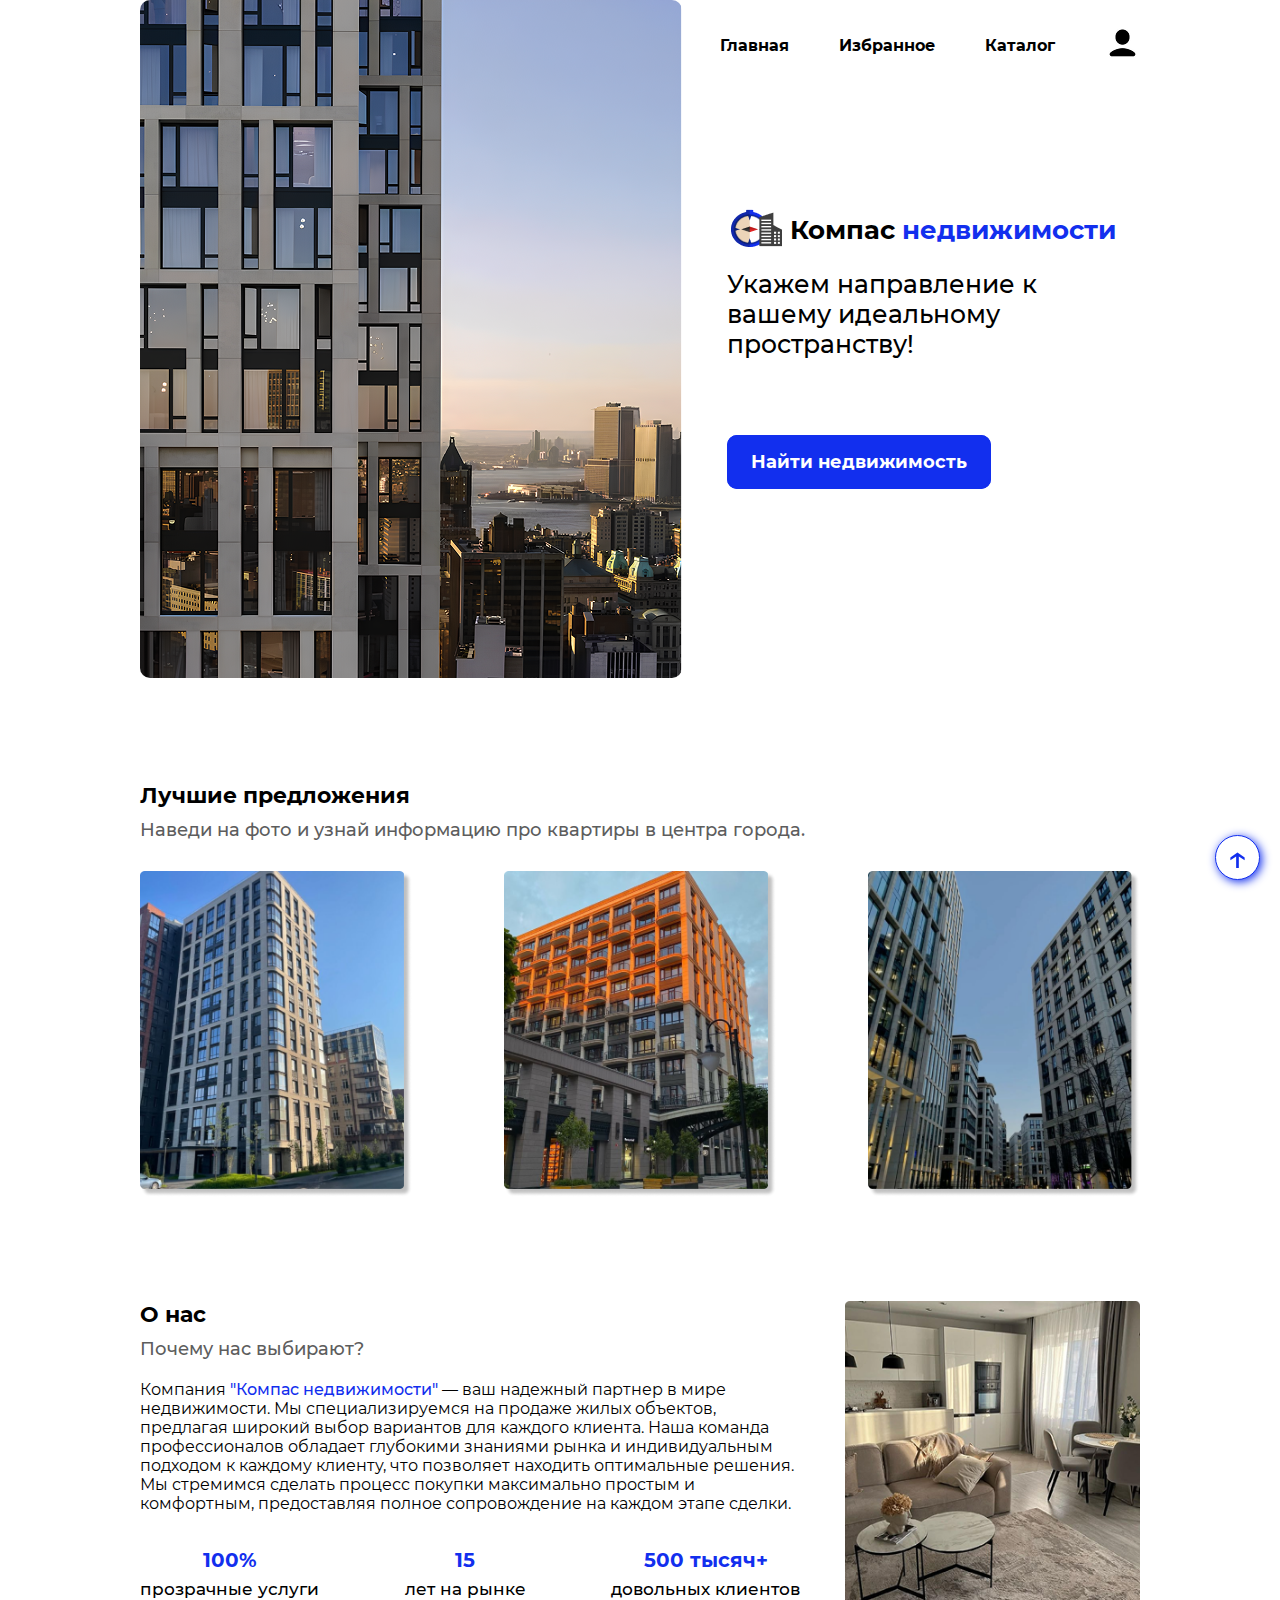
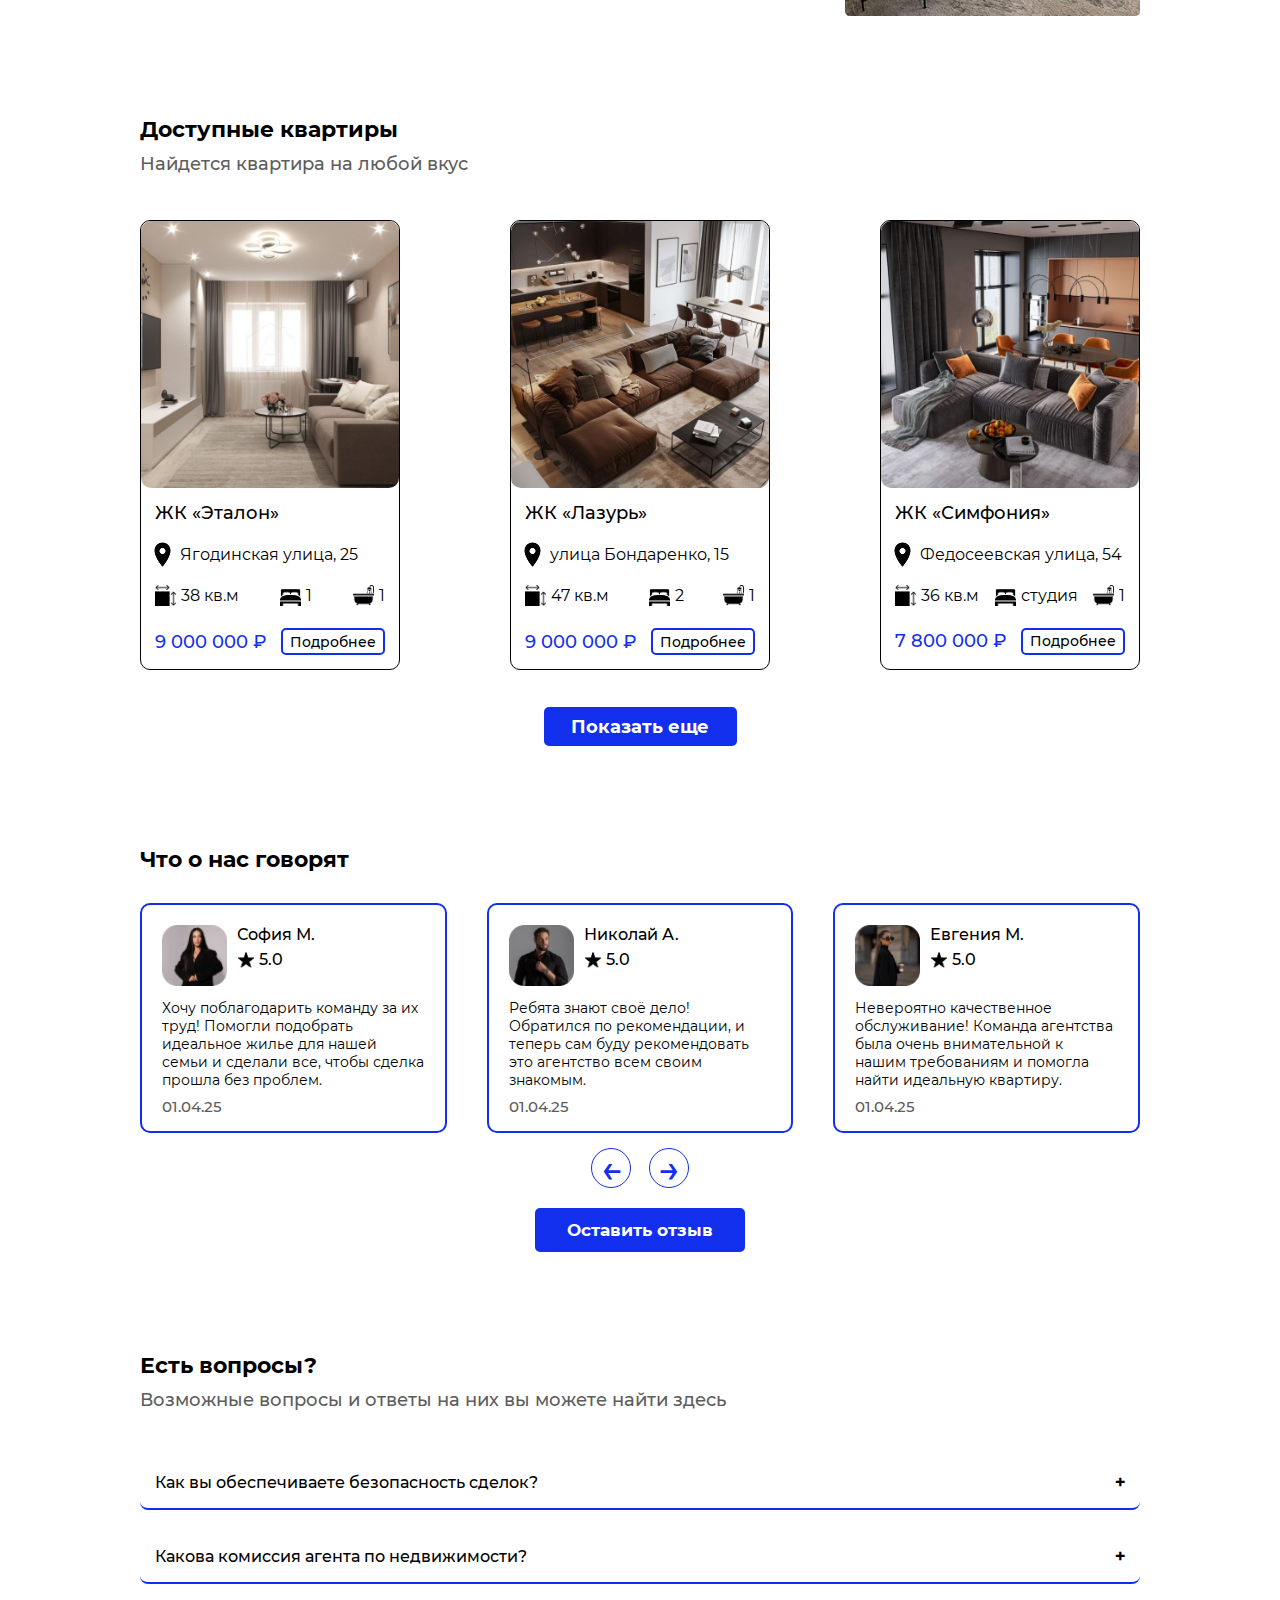
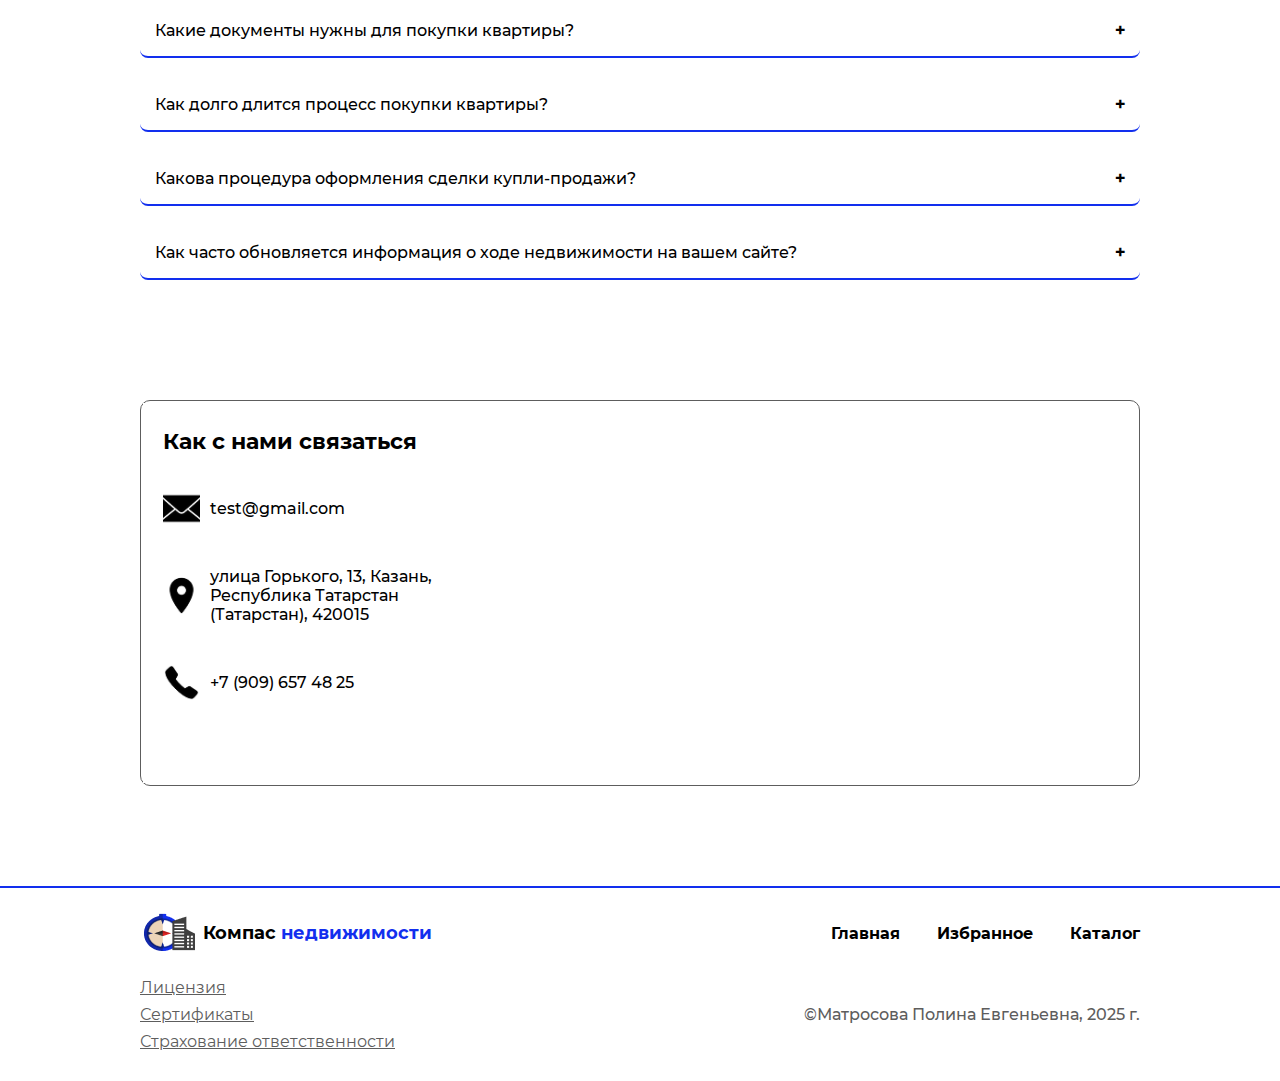
<file: index.html>
<!DOCTYPE html>
<html lang="ru">

<head>
    <meta charset="UTF-8">
    <meta name="viewport" content="width=device-width, initial-scale=1.0">
    <title>Компас недвижимости</title>
    <link rel="stylesheet" href="assets/css/style.css">
    <link rel="shortcut icon" href="assets/images/logo/logo.png" type="image/x-icon">

</head>

<body>

    <!-- btn_to_top -->
    <a href="#" class="btn_to_top">↑</a>

    <!-- header start -->
    <header>
        <div class="header_all">
            <div class="header_menu header_menu_index container">
                <nav>
                    <a href="index.html">Главная</a>
                    <a href="favorit.html">Избранное</a>
                    <a href="catalog.html">Каталог</a>
                    <a href="login.html" class="user_icon"><img src="assets/images/header/User.png" alt=""></a>
                </nav>
            </div>
        </div>
    
        <div class="header_tel">
            <div class="burger-menu">
    
                <div class="logo">
                    <a href="#">
                        <img src="assets/images/logo/logo.png" alt="">
                        Компас <span>недвижимости</span>
                    </a>
                </div>
    
                <input type="checkbox" id="burger-toggle">
                <label for="burger-toggle" class="burger-icon">
                    <span></span>
                    <span></span>
                    <span></span>
                </label>
                <nav class="burger-menu-nav">
                    <a href="index.html">Главная</a>
                    <a href="favorit.html">Избранное</a>
                    <a href="catalog.html">Каталог</a>
                    <a href="login.html" class="user_icon" >Войти</a>
                </nav>
            </div>
        </div>
    
        
    </header>
    <!-- header end -->


    <div id="overlay"></div>
    <div id="modal_out">
      <p id="message">Уже уходите? 😢</p>
      <button id="no_button">Нет</button>
    </div>
  
    <script>
      const modal = document.getElementById('modal_out');
      const overlay = document.getElementById('overlay');
      const noButton = document.getElementById('no_button');
      const message = document.getElementById('message');
  
      function showModal() {
        modal.style.display = 'block';
        overlay.style.display = 'block';
      }
  
      function hideModal() {
        modal.style.display = 'none';
        overlay.style.display = 'none';
      }
  
      document.addEventListener('mouseout', (event) => {
        if (!event.relatedTarget && !event.toElement) {
          showModal();
        }
      });
  
      noButton.addEventListener('mouseover', () => {
        message.textContent = 'Уже уходите? 😊';
      });
  
      noButton.addEventListener('mouseout', () => {
        message.textContent = 'Уже уходите? 😢';
      });
  
      noButton.addEventListener('click', () => {
        hideModal();
      });
    </script>


    <!-- banner start -->
    <div class="banner container">

        <div class="banner_left">
            <img src="assets/images/banner/banner.png" alt="">
        </div>

        <div class="banner_right">
            <div class="logo">
                <a href="#">
                    <img src="assets/images/logo/logo.png" alt="">
                    <p>Компас <span class="logo_span">недвижимости</span></p>
                </a>
            </div>

            <p class="banner_txt">Укажем направление к<br> вашему идеальному<br> пространству!</p>

            <a href="catalog.html" class="btn_blue">Найти недвижимость</a>
        </div>

    </div>

    <div class="banner_tel">
        <div class="container">
            <div class="banner_info">
                <p class="banner_txt">Укажем направление к вашему идеальному пространству!</p>
                <a href="catalog.html" class="btn_blue">Найти недвижимость</a>
            </div>
        </div>
    </div>
    <!-- banner end -->


    <!-- the_best start -->
    <div class="the_best container distance">

        <div class="title">
            <p class="name">Лучшие предложения</p>
            <p class="info">Наведи на фото и узнай информацию про квартиры в центра города.</p>
        </div>

        <div class="the_best_cards">

            <div class="the_best_card clickable">
                <img src="assets/images/the_best/1.png" alt="">

                <div class="information_best">
                    <p class="name_best">ЖК «Эталон»</p>
                    <p class="adress_best">улица Марселя Салимжанова, 15/8Б</p>
                    <p class="price_best">квартиры <br><span>от 8 000 000 ₽</span></p>
                    <a href="catalog.html" class="btn_border">Подробнее</a>
                </div>
            </div>

            <div class="the_best_card clickable">
                <img src="assets/images/the_best/2.png" alt="">

                <div class="information_best">
                    <p class="name_best">ЖК «Аристократ»</p>
                    <p class="adress_best">Спартаковская улица, 43В</p>
                    <p class="price_best">квартиры <br> <span>от 10 000 000 ₽</span></p>
                    <a href="catalog.html" class="btn_border">Подробнее</a>
                </div>
            </div>

            <div class="the_best_card clickable">
                <img src="assets/images/the_best/3.png" alt="">

                <div class="information_best">
                    <p class="name_best">ЖК «Лазурь»</p>
                    <p class="adress_best">улица Волкова, 32</p>
                    <p class="price_best">квартиры <br><span>от 9 000 000 ₽</span></p>
                    <a href="catalog.html" class="btn_border">Подробнее</a>
                </div>
            </div>


        </div>

    </div>
    <!-- the_best end -->


    <!-- about start  -->
    <div class="about container distance">

        <div class="about_left">
            <div class="title">
                <p class="name">О нас</p>
                <p class="info">Почему нас выбирают?</p>
            </div>

            <div class="info_all">
                <p class="info_about"> Компания <span class="color_logo">"Компас недвижимости"</span> — ваш надежный партнер в мире
                    недвижимости. Мы специализируемся на продаже жилых объектов, предлагая широкий выбор вариантов для
                    каждого клиента. Наша команда профессионалов обладает глубокими знаниями рынка и индивидуальным
                    подходом
                    к каждому клиенту, что позволяет находить оптимальные решения. <br> Мы стремимся сделать процесс
                    покупки
                    максимально простым и комфортным, предоставляя полное сопровождение на каждом этапе сделки. </p>
            </div>

            <div class="info_tel">
                <p>
                    Компания <span class="color_logo">"Компас недвижимости"</span> — ваш надежный партнер в мире
                    недвижимости. Мы специализируемся на продаже жилых объектов,
                    предлагая широкий выбор вариантов для каждого клиента.
                    <br>
                    <span id="more" style="display: none;" class="info_tel_more"> Наша команда профессионалов обладает
                        глубокими знаниями рынка и индивидуальным подходом
                        к каждому клиенту, что позволяет находить оптимальные решения. <br> Мы стремимся сделать процесс
                        покупки максимально простым и
                        комфортным, предоставляя полное сопровождение на каждом этапе сделки.</span>
                </p>
                <button id="toggleButton">Показать больше</button>

                <script>
                    document.getElementById('toggleButton').addEventListener('click', function () {
                        const moreText = document.getElementById('more');
                        this.classList.toggle('active');

                        if (moreText.style.display === 'none') {
                            moreText.style.display = 'inline';
                            this.innerText = 'Скрыть';
                        } else {
                            moreText.style.display = 'none';
                            this.innerText = 'Показать больше';
                        }
                    });
                </script>
            </div>


            <div class="advice">

                <div class="advice_card">
                    <p class="name">100%</p>
                    <p class="info">прозрачные услуги</p>
                </div>

                <div class="advice_card">
                    <p class="name">15</p>
                    <p class="info">лет на рынке</p>
                </div>

                <div class="advice_card">
                    <p class="name">500 тысяч+</p>
                    <p class="info">довольных клиентов</p>
                </div>

            </div>
        </div>

        <div class="about_right">
            <img src="assets/images/about/image.png" alt="">
        </div>
    </div>
    <!-- about end -->


    <!-- mini_catalog start  -->

    <div class="mini_catalog container distance">
        <div class="title">
            <p class="name">Доступные квартиры</p>
            <p class="info">Найдется квартира на любой вкус</p>
        </div>

        <div class="catalog_cards">

            <div class="catalog_card">
                <img src="assets/images/mini_catalog/1.png" alt="">
                <div class="info">
                    <p class="name">ЖК «Эталон»</p>
                    <p class="adress"><img src="assets/images/icons/Location.png" alt=""> Ягодинская улица, 25</p>
                    <div class="info_abaut_home">
                        <div class="info_abaut_home_card">
                            <img src="assets/images/icons/Surface.png" alt="">
                            38 кв.м
                        </div>
                        <div class="info_abaut_home_card">
                            <img src="assets/images/icons/Bed.png" alt="">
                            1
                        </div>
                        <div class="info_abaut_home_card">
                            <img src="assets/images/icons/Bathtub.png" alt="">
                            1
                        </div>
                    </div>
                    <div class="price_btn">
                        <p class="price">9 000 000 ₽</p>
                        <a href="card_house.html" class="btn_border">Подробнее</a>
                    </div>
                </div>
            </div>

            <div class="catalog_card">
                <img src="assets/images/mini_catalog/2.png" alt="">
                <div class="info">
                    <p class="name">ЖК «Лазурь»</p>
                    <p class="adress"><img src="assets/images/icons/Location.png" alt=""> улица Бондаренко, 15</p>
                    <div class="info_abaut_home">
                        <div class="info_abaut_home_card">
                            <img src="assets/images/icons/Surface.png" alt="">
                            47 кв.м
                        </div>
                        <div class="info_abaut_home_card">
                            <img src="assets/images/icons/Bed.png" alt="">
                            2
                        </div>
                        <div class="info_abaut_home_card">
                            <img src="assets/images/icons/Bathtub.png" alt="">
                            1
                        </div>
                    </div>
                    <div class="price_btn">
                        <p class="price">9 000 000 ₽</p>
                        <a href="card_house.html" class="btn_border">Подробнее</a>
                    </div>
                </div>
            </div>

            <div class="catalog_card">
                <img src="assets/images/mini_catalog/3.png" alt="">
                <div class="info">
                    <p class="name">ЖК «Симфония»</p>
                    <p class="adress"><img src="assets/images/icons/Location.png" alt="">Федосеевская улица, 54
                    </p>
                    <div class="info_abaut_home">
                        <div class="info_abaut_home_card">
                            <img src="assets/images/icons/Surface.png" alt="">
                            36 кв.м
                        </div>
                        <div class="info_abaut_home_card">
                            <img src="assets/images/icons/Bed.png" alt="">
                            студия
                        </div>
                        <div class="info_abaut_home_card">
                            <img src="assets/images/icons/Bathtub.png" alt="">
                            1
                        </div>
                    </div>
                    <div class="price_btn">
                        <p class="price">7 800 000 ₽</p>
                        <a href="card_house.html" class="btn_border">Подробнее</a>
                    </div>
                </div>
            </div>

        </div>

        <div class="cat_btn">
            <a href="catalog.html" class="btn_blue">Показать еще</a>
        </div>
    </div>

    <!-- mini_catalog end  -->


    <!-- reviews start  -->
    <div class="reviews container distance">
        <div class="title">
            <p class="name">Что о нас говорят</p>
        </div>

        <div class="reviews_cards">
            <div class="reviews_card">
                <div class="reviwes_person">
                    <img src="assets/images/reviwes/1.png" alt="">
                    <div class="person_info">
                        <p>София М.</p>
                        <div class="stars">
                            <img src="assets/images/reviwes/Star.png" alt="">
                            <p>5.0</p>
                        </div>
                    </div>
                </div>
                <p class="about">Хочу поблагодарить команду за их труд! Помогли подобрать идеальное жилье для нашей
                    семьи и сделали все, чтобы сделка прошла без проблем.</p>
                <p class="date">01.04.25</p>
            </div>

            <div class="reviews_card">
                <div class="reviwes_person">
                    <img src="assets/images/reviwes/2.png" alt="">
                    <div class="person_info">
                        <p>Николай А.</p>
                        <div class="stars">
                            <img src="assets/images/reviwes/Star.png" alt="">
                            <p>5.0</p>
                        </div>
                    </div>
                </div>
                <p class="about">Ребята знают своё дело! Обратился по рекомендации, и теперь сам буду рекомендовать это
                    агентство всем своим знакомым.</p>
                <p class="date">01.04.25</p>

            </div>

            <div class="reviews_card">
                <div class="reviwes_person">
                    <img src="assets/images/reviwes/3.png" alt="">
                    <div class="person_info">
                        <p>Евгения М.</p>
                        <div class="stars">
                            <img src="assets/images/reviwes/Star.png" alt="">
                            <p>5.0</p>
                        </div>
                    </div>
                </div>
                <p class="about">Невероятно качественное обслуживание! Команда агентства была очень внимательной к нашим
                    требованиям и помогла найти идеальную квартиру.</p>
                <p class="date">01.04.25</p>

            </div>

            <div class="reviews_card">
                <div class="reviwes_person">
                    <img src="assets/images/reviwes/2.png" alt="">
                    <div class="person_info">
                        <p>Николай А.</p>
                        <div class="stars">
                            <img src="assets/images/reviwes/Star.png" alt="">
                            <p>5.0</p>
                        </div>
                    </div>
                </div>
                <p class="about">Ребята знают своё дело! Обратился по рекомендации, и теперь сам буду рекомендовать это
                    агентство всем своим знакомым.</p>
                <p class="date">01.04.25</p>

            </div>

            <div class="reviews_card">
                <div class="reviwes_person">
                    <img src="assets/images/reviwes/3.png" alt="">
                    <div class="person_info">
                        <p>Евгения М.</p>
                        <div class="stars">
                            <img src="assets/images/reviwes/Star.png" alt="">
                            <p>5.0</p>
                        </div>
                    </div>
                </div>
                <p class="about">Невероятно качественное обслуживание! Команда агентства была очень внимательной к нашим
                    требованиям и помогла найти идеальную квартиру.</p>
                <p class="date">01.04.25</p>

            </div>

            <div class="reviews_card">
                <div class="reviwes_person">
                    <img src="assets/images/reviwes/1.png" alt="">
                    <div class="person_info">
                        <p>София М.</p>
                        <div class="stars">
                            <img src="assets/images/reviwes/Star.png" alt="">
                            <p>5.0</p>
                        </div>
                    </div>
                </div>
                <p class="about">Хочу поблагодарить команду за их труд! Помогли подобрать идеальное жилье для нашей
                    семьи и сделали все, чтобы сделка прошла без проблем.</p>
                <p class="date">01.04.25</p>

            </div>
        </div>

        <div class="ellipse_group">
            <a href="#" class="ellipse">←</a>
            <a href="#" class="ellipse">→</a>
        </div>

        <div class="btn_reviwes">
            <a href="exit.html" class="btn_blue">Оставить отзыв</a>
        </div>
    </div>

    <script>
        document.addEventListener("DOMContentLoaded", () => {
            const reviewsCards = document.querySelectorAll(".reviews_card");
            const prevButton = document.querySelector(".ellipse_group a:first-child");
            const nextButton = document.querySelector(".ellipse_group a:last-child");

            let currentIndex = 0;
            let cardsPerPage = getCardsPerPage();

            function getCardsPerPage() {
                if (window.innerWidth <= 440) {
                    return 1;
                } else if (window.innerWidth < 768) {
                    return 1;
                } else if (window.innerWidth < 1024) {
                    return 2;
                } else {
                    return 3;
                }
            }

            function updateReviews() {
                reviewsCards.forEach((card, index) => {
                    if (index >= currentIndex && index < currentIndex + cardsPerPage) {
                        card.classList.remove("hidden");
                    } else {
                        card.classList.add("hidden");
                    }
                });
            }

            function moveToNext() {
                currentIndex += cardsPerPage;
                if (currentIndex >= reviewsCards.length) {
                    currentIndex = 0;
                }
                updateReviews();
            }

            function moveToPrev() {
                currentIndex -= cardsPerPage;
                if (currentIndex < 0) {
                    currentIndex = reviewsCards.length - cardsPerPage;
                }
                updateReviews();
            }

            prevButton.addEventListener("click", (e) => {
                e.preventDefault();
                moveToPrev();
            });

            nextButton.addEventListener("click", (e) => {
                e.preventDefault();
                moveToNext();
            });

            window.addEventListener("resize", () => {
                cardsPerPage = getCardsPerPage();
                currentIndex = Math.min(currentIndex, reviewsCards.length - cardsPerPage);
                updateReviews();
            });

            updateReviews();
        });
    </script>
    <!-- reviews end -->


    <!-- faq start  -->
    <div class="faq distance container">
        <div class="title">
            <p class="name">Есть вопросы?</p>
            <p class="info">Возможные вопросы и ответы на них вы можете найти здесь</p>
        </div>
        <div class="question_block">

            <div class="question_card">
                <div class="question_header">
                    <div class="question_title">Как вы обеспечиваете безопасность сделок?</div>
                    <span class="toggle_icon">+</span>
                </div>
                <div class="answer">
                    Мы проводим тщательную проверку документов на объект, а также сопровождаем сделку на каждом этапе,
                    чтобы минимизировать риски и обеспечить безопасность обеих сторон.
                </div>
            </div>

            <div class="question_card">
                <div class="question_header">
                    <div class="question_title">Какова комиссия агента по недвижимости?</div>
                    <span class="toggle_icon">+</span>
                </div>
                <div class="answer">
                    Обычно комиссия составляет от 2% до 5% от стоимости недвижимости.
                </div>
            </div>

            <div class="question_card">
                <div class="question_header">
                    <div class="question_title">Какие документы нужны для покупки квартиры?</div>
                    <span class="toggle_icon">+</span>
                </div>
                <div class="answer">
                    Вам понадобится паспорт, свидетельство о браке, справки об отсутствии задолженности и договор
                    купли-продажи.
                </div>
            </div>

            <div class="question_card">
                <div class="question_header">
                    <div class="question_title">Как долго длится процесс покупки квартиры?</div>
                    <span class="toggle_icon">+</span>
                </div>
                <div class="answer">
                    Время покупки может варьироваться от нескольких недель до нескольких месяцев в зависимости от
                    сложности сделки, наличия финансирования и других факторов.
                </div>
            </div>

            <div class="question_card">
                <div class="question_header">
                    <div class="question_title">Какова процедура оформления сделки купли-продажи?</div>
                    <span class="toggle_icon">+</span>
                </div>
                <div class="answer">
                    Сначала подписывается предварительный договор, затем осуществляется регистрация перехода права
                    собственности в Государственном реестре.
                </div>
            </div>

            <div class="question_card">
                <div class="question_header">
                    <div class="question_title">Как часто обновляется информация о ходе недвижимости на вашем сайте?
                    </div>
                    <span class="toggle_icon">+</span>
                </div>
                <div class="answer">
                    Мы регулярно обновляем информацию на нашем сайте, чтобы вы всегда могли видеть актуальные
                    предложения. Новые объекты добавляются в течение одного дня.
                </div>
            </div>
        </div>

        <script>
            document.addEventListener('DOMContentLoaded', function () {
                const questionCards = document.querySelectorAll('.question_card');

                questionCards.forEach(card => {
                    const header = card.querySelector('.question_header');
                    const answer = card.querySelector('.answer');
                    const toggleIcon = card.querySelector('.toggle_icon');

                    header.addEventListener('click', () => {
                        header.classList.toggle('active');
                        answer.style.display = answer.style.display === 'block' ? 'none' : 'block';
                        toggleIcon.textContent = header.classList.contains('active') ? '✕' : '+';

                    });
                });
            });
        </script>


    </div>
    <!-- faq end -->


    <!-- contacts start -->
    <div class="distance">
        <div class="contacts">
            <div class="contact-info">
                <div class="title">
                    <p class="name">Как с нами связаться</p>
                </div>
                <div class="contact_info">
                    <p class="contacts_info"><img src="assets/images/contacts/Letter.png" alt=""> test@gmail.com</p>
                    <p class="contacts_info"><img src="assets/images/contacts/Location.png" alt=""> улица Горького, 13,
                        Казань, Республика Татарстан (Татарстан), 420015</p>
                    <p class="contacts_info"><img src="assets/images/contacts/Phone.png" alt=""> +7 (909) 657 48 25</p>
                </div>
            </div>

            <div id="map-container" class="map-container"></div>
        </div>

        <script src="https://api-maps.yandex.ru/2.1/?apikey=YOUR_API_KEY&lang=ru_RU"></script>
        <script>
            ymaps.ready(init);

            function init() {
                var myMap = new ymaps.Map("map-container", {
                    center: [55.794361, 49.130201],
                    zoom: 16,
                    controls: []
                });

                var myPlacemark = new ymaps.Placemark([55.794361, 49.130201], {
                    hintContent: 'Наш адрес',
                    balloonContent: 'ул. Горького, 13'
                });

                myMap.geoObjects.add(myPlacemark);
            }
        </script>
    </div>

    <!-- contacts end -->


    <!-- footer start  -->
    <footer class="distance">
        <div class="footer_menu container footer_menu_tel_index">
            <div class="nav_menu">
                <div class="logo">
                    <a href="#">
                        <img src="assets/images/logo/logo.png" alt="">
                        <p>Компас <span class="logo_span">недвижимости</span></p>
                    </a>
                </div>
                <nav>
                    <a href="index.html">Главная</a>
                    <a href="favorit.html">Избранное</a>
                    <a href="catalog.html">Каталог</a>
                </nav>
            </div>
            <div class="links">
                <div class="docs">
                    <a href="assets/documents/License.doc">Лицензия</a>
                    <a href="assets/documents/Certificates.doc">Сертификаты</a>
                    <a href="assets/documents/liability_insurance.doc">Страхование ответственности</a>
                </div>
                <p>©Матросова Полина Евгеньевна, 2025 г.</p>
            </div>
        </div>
    </footer>
    <!-- footer end  -->

</body>

</html>
</file>
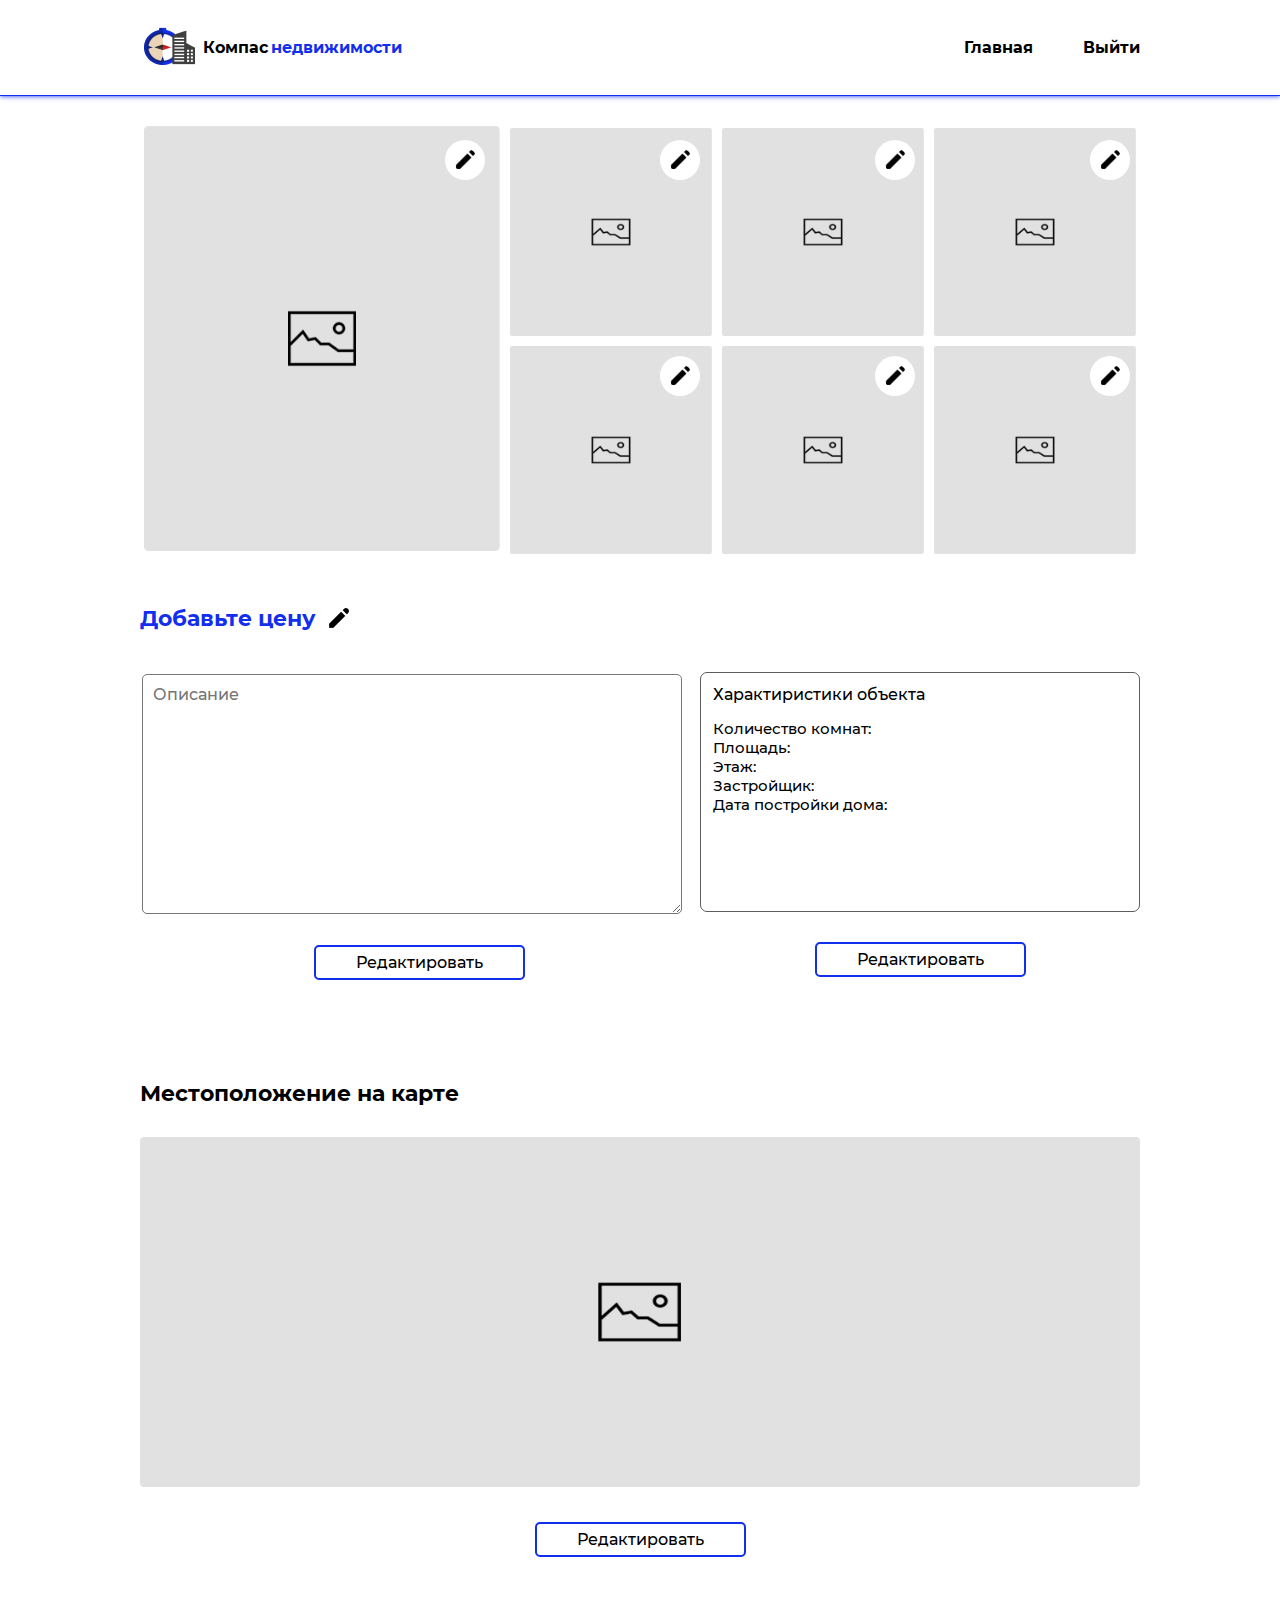
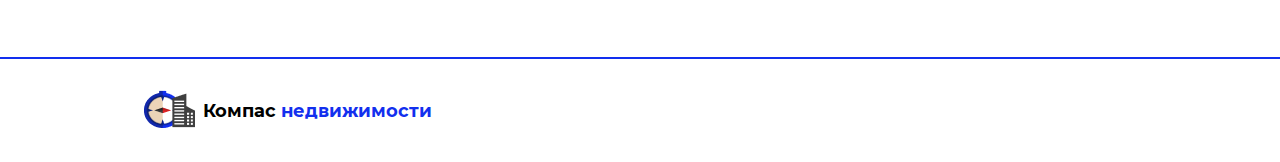
<file: add_admin.html>
<!DOCTYPE html>
<html lang="ru">

<head>
    <meta charset="UTF-8">
    <meta name="viewport" content="width=device-width, initial-scale=1.0">
    <title>Компас недвижимости</title>
    <link rel="stylesheet" href="assets/css/style.css">
    <link rel="shortcut icon" href="assets/images/logo/logo.png" type="image/x-icon">
</head>

<body>
    <!-- header start -->
    <header>
        <div class="header_all">
            <div class="header_nav">
                <div class="header_menu header_menu_content container">
                    <div class="logo">
                        <a href="#">
                            <img src="assets/images/logo/logo.png" alt="">
                            Компас <span>недвижимости</span>
                        </a>
                    </div>

                    <nav>
                        <a href="admin.html">Главная</a>
                        <a href="#">Выйти</a>
                    </nav>

                </div>
            </div>
        </div>

        <div class="header_tel">
            <div class="burger-menu">

                <div class="logo">
                    <a href="#">
                        <img src="assets/images/logo/logo.png" alt="">
                        Компас <span>недвижимости</span>
                    </a>
                </div>

                <input type="checkbox" id="burger-toggle">
                <label for="burger-toggle" class="burger-icon">
                    <span></span>
                    <span></span>
                    <span></span>
                </label>
                <nav class="burger-menu-nav">
                    <a href="admin.html">Главная</a>
                    <a href="admin.html#persons_block">Пользователи</a>
                    <a href="admin.html#houses_block">Недвижимость</a>
                    <a href="admin.html#reviwes_block">Отзывы</a>
                    <a class="user_icon">Выйти</a>
                </nav>
            </div>
        </div>
    </header>
    <!-- header end -->


    <!-- add_admin start  -->
    <div class="edit_admin_house add_admin">
        <div class="card_house container">
            <div class="img_house img_all">
                <div class="img1">
                    <img src="assets/images/admin/add.png" alt="" class="img_add">
                    <div class="edit_img_icon">
                        <img src="assets/images/admin/Edit.svg" alt="">
                    </div>
                </div>
                <div class="img2_3">
                    <div class="img2">
                        <img src="assets/images/admin/add.png" alt="" class="img_add">
                        <img src="assets/images/admin/add.png" alt="" class="img_add">
                        <img src="assets/images/admin/add.png" alt="" class="img_add">

                        <div class="edit_img_icon">
                            <img src="assets/images/admin/Edit.svg" alt="">
                            <img src="assets/images/admin/Edit.svg" alt="">
                            <img src="assets/images/admin/Edit.svg" alt="">
                        </div>
                    </div>
                    <div class="img3">
                        <img src="assets/images/admin/add.png" alt="" class="img_add">
                        <img src="assets/images/admin/add.png" alt="" class="img_add">
                        <img src="assets/images/admin/add.png" alt="" class="img_add">

                        <div class="edit_img_icon">
                            <img src="assets/images/admin/Edit.svg" alt="">
                            <img src="assets/images/admin/Edit.svg" alt="">
                            <img src="assets/images/admin/Edit.svg" alt="">
                        </div>
                    </div>
                </div>
            </div>


            <div class="img_tel add_admin">
                <div class="img1_2">
                    <div class="img_edit_1">
                        <div class="img1">
                            <img src="assets/images/admin/add.png" alt="" class="card_house_img">
                            <div class="edit_img_icon_tel">
                                <img src="assets/images/admin/Edit.svg" alt="">
                            </div>
                        </div>
                    </div>

                    <div class="img2_3 img2_3_add_admin">
                        <div class="img2">
                            <img src="assets/images/admin/add.png" alt="" class="card_house_img">
                            <div class="edit_img_icon_tel">
                                <img src="assets/images/admin/Edit.svg" alt="">
                            </div>
                        </div>
                        <div class="img3 ">
                            <img src="assets/images/admin/add.png" alt="" class="card_house_img">
                            <div class="edit_img_icon_tel">
                                <img src="assets/images/admin/Edit.svg" alt="">
                            </div>
                        </div>
                    </div>
                </div>

                <div class="img3 img33 img_add">
                    <div class="img4">
                        <img src="assets/images/admin/add.png" alt="" class="card_house_img">
                        <div class="edit_img_icon_tel">
                            <img src="assets/images/admin/Edit.svg" alt="">
                        </div>
                    </div>
                    <div class="img5">
                        <img src="assets/images/admin/add.png" alt="" class="card_house_img">
                        <div class="edit_img_icon_tel">
                            <img src="assets/images/admin/Edit.svg" alt="">
                        </div>
                    </div>
                    <div class="img6">
                        <img src="assets/images/admin/add.png" alt="" class="card_house_img">
                        <div class="edit_img_icon_tel">
                            <img src="assets/images/admin/Edit.svg" alt="">
                        </div>
                    </div>
                    <div class="img7">
                        <img src="assets/images/admin/add.png" alt="" class="card_house_img">
                        <div class="edit_img_icon_tel">
                            <img src="assets/images/admin/Edit.svg" alt="">
                        </div>
                    </div>
                </div>
            </div>

            <div class="card_house_info">

                <div class="btn_card_house">
                    <p class="price">Добавьте цену</p>
                    <img src="assets/images/admin/Edit.svg" alt="">
                </div>

                <div class="house_info">

                    <div class="description_btn">
                        <div class="description">
                            <form>
                                <div class="title_card">
                                    <textarea cols="30" rows="10" placeholder="Описание"></textarea>
                                </div>
                            </form>
                            <div class="title_description" id="initialDescription">
                            </div>
                        </div>
                        <div class="title_btn">
                            <a href="#" class="btn_border add_edit">Редактировать</a>
                        </div>
                    </div>


                    <div class="about_home_btn">
                        <div class="about_home">
                            <div class="title_card">
                                <p>Характиристики объекта</p>
                            </div>
                            <div class="about_info">
                                <p><span class="name">Количество комнат:</span><br>
                                    <span class="name">Площадь:</span><br>
                                    <span class="name">Этаж:</span><br>
                                    <span class="name">Застройщик:</span><br>
                                    <span class="name">Дата постройки дома:</span>
                                </p>

                            </div>

                        </div>
                        <div class="title_btn">
                            <a href="#" class="btn_border">Редактировать</a>
                        </div>
                    </div>


                </div>

            </div>

            <!-- map start  -->
            <div class="map_home distance">
                <div class="title">
                    <div class="name">Местоположение на карте</div>
                </div>

                <div id="map-container" class="map-container map-container-house"><img
                        src="assets/images/admin/edit_img.png" alt=""></div>

                <div class="edit_btn">
                    <a href="#" class="btn_border">Редактировать</a>
                </div>
            </div>

        </div>
        <!-- map end -->

    </div>
    <!-- add_admin end -->


    <!-- footer start  -->
    <footer class="distance">
        <div class="footer_menu container footer_admin">
            <div class="nav_menu">
                <div class="logo">
                    <a href="#">
                        <img src="assets/images/logo/logo.png" alt="">
                        <p>Компас <span class="logo_span">недвижимости</span></p>
                    </a>
                </div>
            </div>
        </div>
    </footer>
    <!-- footer end  -->

</body>

</html>
</file>
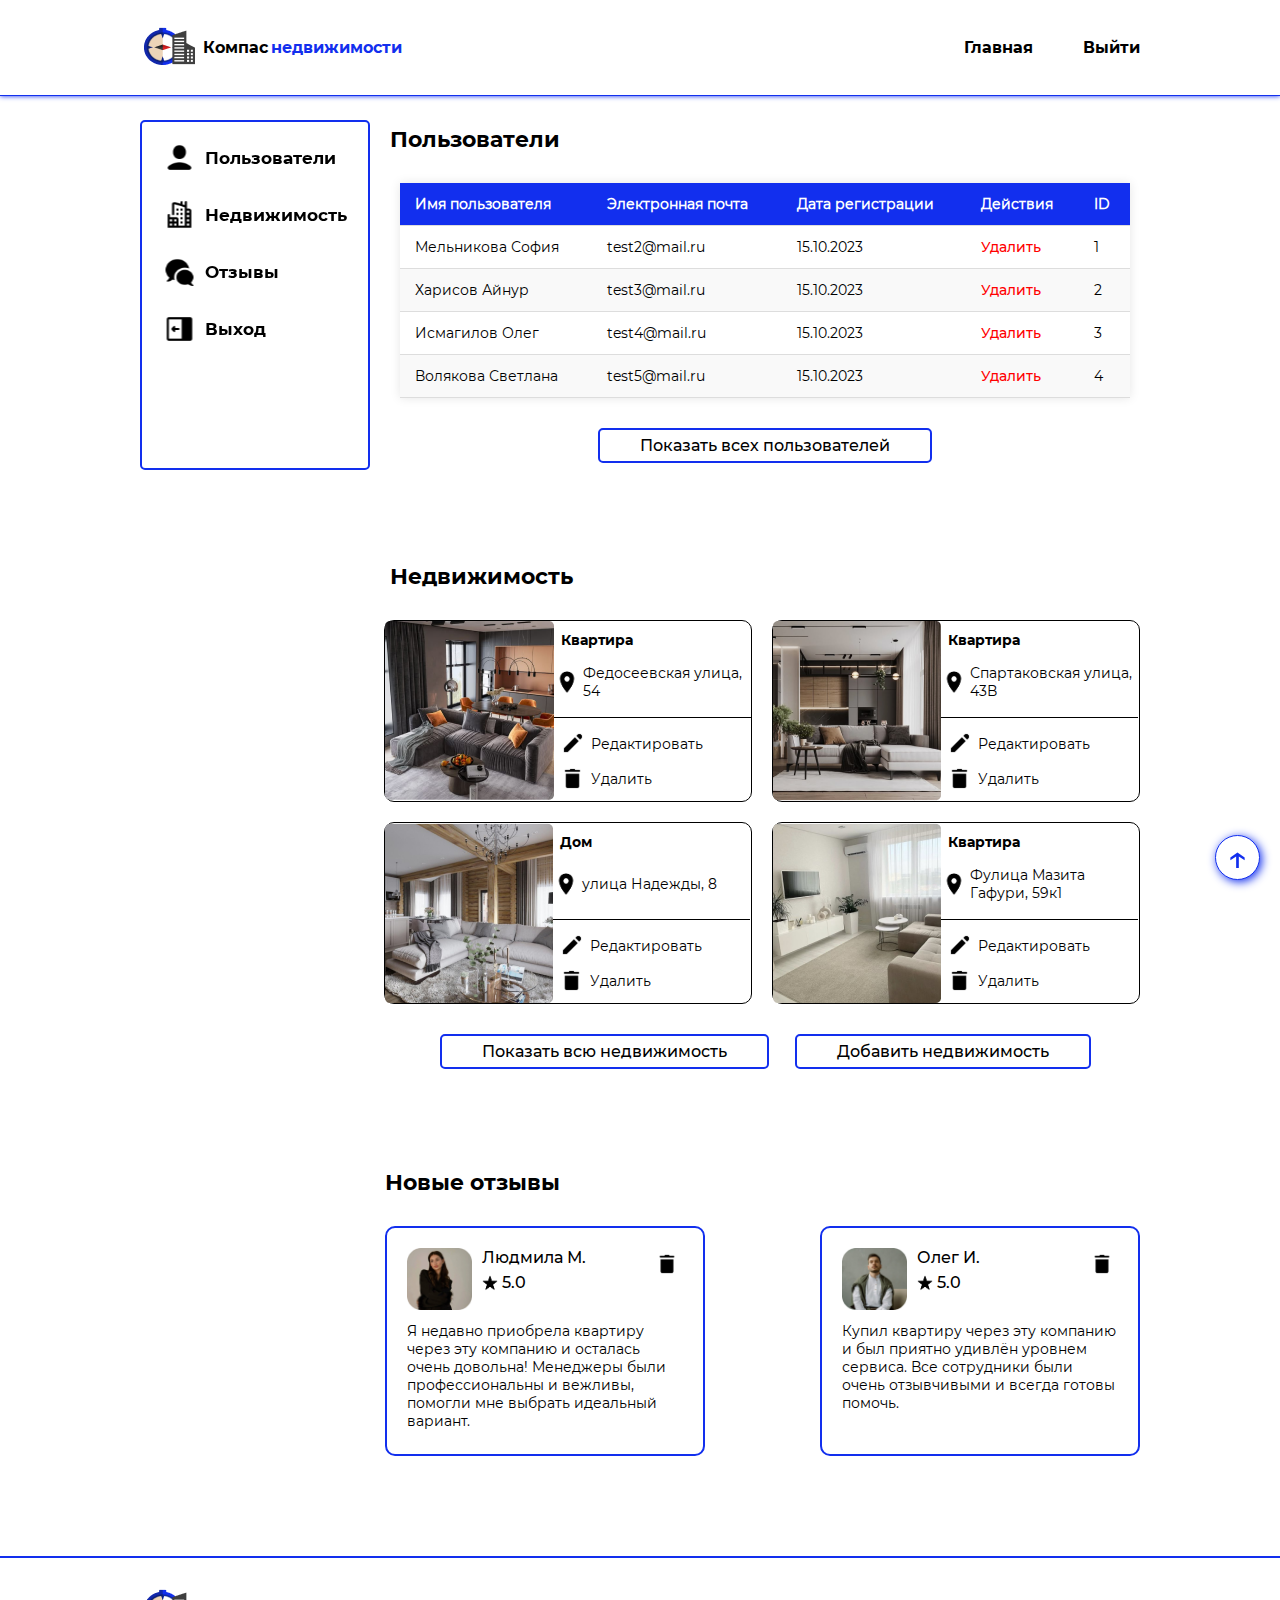
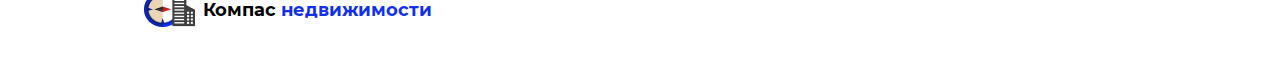
<file: admin.html>
<!DOCTYPE html>
<html lang="ru">

<head>
    <meta charset="UTF-8">
    <meta name="viewport" content="width=device-width, initial-scale=1.0">
    <title>Компас недвижимости</title>
    <link rel="stylesheet" href="assets/css/style.css">
    <link rel="shortcut icon" href="assets/images/logo/logo.png" type="image/x-icon">
</head>

<body>
    <!-- btn_to_top -->
    <a href="#" class="btn_to_top">↑</a>

    <!-- header start -->
    <header>
        <div class="header_all">
            <div class="header_nav">
                <div class="header_menu header_menu_content container">
                    <div class="logo">
                        <a href="#">
                            <img src="assets/images/logo/logo.png" alt="">
                            Компас <span>недвижимости</span>
                        </a>
                    </div>

                    <nav>
                        <a href="admin.html">Главная</a>
                        <a href="#">Выйти</a>
                    </nav>

                </div>
            </div>
        </div>

        <div class="header_tel">
            <div class="burger-menu">

                <div class="logo">
                    <a href="#">
                        <img src="assets/images/logo/logo.png" alt="">
                        Компас <span>недвижимости</span>
                    </a>
                </div>

                <input type="checkbox" id="burger-toggle">
                <label for="burger-toggle" class="burger-icon">
                    <span></span>
                    <span></span>
                    <span></span>
                </label>
                <nav class="burger-menu-nav">
                    <a href="admin.html">Главная</a>
                    <a href="#persons_block">Пользователи</a>
                    <a href="#houses_block">Недвижимость</a>
                    <a href="#reviwes_block">Отзывы</a>
                    <a class="user_icon">Выйти</a>
                </nav>
            </div>
        </div>
    </header>
    <!-- header end -->


    <!-- admin start -->
    <div class="admin container">
        <div class="nav_admin">
            <a href="#persons_block">
                <img src="assets/images/admin/User.svg" alt="">
                Пользователи
            </a>
            <a href="#houses_block">
                <img src="assets/images/admin/City.svg" alt="">
                Недвижимость
            </a>
            <a href="#reviwes_block">
                <img src="assets/images/admin/Chat.svg" alt="">
                Отзывы
            </a>
            <a href="">
                <img src="assets/images/admin/Exit.svg" alt="">
                Выход
            </a>
        </div>

        <div class="admin_info">

            <!-- persons start -->
            <div class="persons" id="persons_block">
                <div class="title">
                    <p class="name">Пользователи</p>
                </div>

                <div class="users_all">
                    <table class="user_table">
                        <thead>
                            <tr>
                                <th>Имя пользователя</th>
                                <th>Электронная почта</th>
                                <th>Дата регистрации</th>
                                <th>Действия</th>
                                <th>ID</th>
                            </tr>
                        </thead>
                        <tbody>
                            <tr>
                                <td>Мельникова София</td>
                                <td>test2@mail.ru</td>
                                <td>15.10.2023</td>
                                <td><a href="#" class="delete" id="cancelBookingBtn">Удалить</a></td>
                                <td>1</td>
                            </tr>
                            <tr>
                                <td>Харисов Айнур</td>
                                <td>test3@mail.ru</td>
                                <td>15.10.2023</td>
                                <td><a href="#" class="delete">Удалить</a></td>
                                <td>2</td>
                            </tr>
                            <tr>
                                <td>Исмагилов Олег</td>
                                <td>test4@mail.ru</td>
                                <td>15.10.2023</td>
                                <td><a href="#" class="delete">Удалить</a></td>
                                <td>3</td>
                            </tr>
                            <tr>
                                <td>Волякова Светлана</td>
                                <td>test5@mail.ru</td>
                                <td>15.10.2023</td>
                                <td><a href="#" class="delete">Удалить</a></td>
                                <td>4</td>
                            </tr>
                        </tbody>
                    </table>
                    <div class="btn_admin_house">
                        <a href="#" class="btn_border">Показать всех пользователей</a>
                    </div>
                </div>

                <div class="users_tel">

                    <div class="block">
                        <p>Имя пользователя: Мельникова София</p>
                        <p>Электронная почта: test2@mail.ru</p>
                        <p>Дата регистрации: 15.10.2023</p>
                        <p>ID: 1</p>
                        <div class="btns_see"> <a href="#" class="delete">Удалить</a></div>
                        <hr>
                    </div>

                    <div class="block">
                        <p>Имя пользователя: Харисов Айнур</p>
                        <p>Электронная почта: test2@mail.ru</p>
                        <p>Дата регистрации: 15.10.2023</p>
                        <p>ID: 2</p>
                        <div class="btns_see"> <a href="#" class="delete">Удалить</a></div>
                        <hr>
                    </div>

                    <div class="block">
                        <p>Имя пользователя: Исмагилов Олег</p>
                        <p>Электронная почта: test2@mail.ru</p>
                        <p>Дата регистрации: 15.10.2023</p>
                        <p>ID: 3</p>
                        <div class="btns_see"> <a href="#" class="delete">Удалить</a></div>
                        <hr>
                    </div>

                    <div class="block">
                        <p>Имя пользователя: Волякова Светлана</p>
                        <p>Электронная почта: test2@mail.ru</p>
                        <p>Дата регистрации: 15.10.2023</p>
                        <p>ID: 4</p>
                        <div class="btns_see"> <a href="#" class="delete">Удалить</a></div>
                        <hr>
                    </div>

                </div>

            </div>

            <div id="myModal_confirm" class="modal_confirm">
                <div class="modal_content_confirm">
                    <span class="close_confirm close_reg">&times;</span>
                    <h2 class="modal_title_confirm">Вы уверены, что хотите удалить этого пользователя?</h2>
                    <div class="btn_confirm">
                        <button type="button" class="btn_cancel_confirm">Нет</button>
                        <button type="button" class="btn_confirm_action">Да</button>
                    </div>
                </div>
            </div>
            <script>
                const modal = document.getElementById('myModal_confirm');
                const cancelBookingBtns = document.querySelectorAll('.delete');
                const closeModalBt = document.querySelector('.close_confirm');
                const btnCancel = document.querySelector('.btn_cancel_confirm');

                cancelBookingBtns.forEach(button => {
                    button.addEventListener('click', (event) => {
                        event.preventDefault();
                        modal.style.display = 'block';
                    });
                });

                closeModalBt.addEventListener('click', () => {
                    modal.style.display = 'none';
                });

                btnCancel.addEventListener('click', () => {
                    modal.style.display = 'none';
                });

                window.addEventListener('click', (event) => {
                    if (event.target === modal) {
                        modal.style.display = 'none';
                    }
                });
            </script>
            <!-- persons end -->

            <!-- house start -->
            <div class="house_admin distance" id="houses_block">
                <div class="title">
                    <p class="name">Недвижимость</p>
                </div>
                <div class="house_admin_cards">
                    <div class="house_admin_card">
                        <div class="img_admin">
                            <img src="assets/images/admin/1.png" alt="">
                        </div>
                        <div class="admin_info_edit">
                            <div class="info_admin">
                                <p class="name">Квартира</p>
                                <div class="adress">
                                    <img src="assets/images/icons/Location.png" alt="">
                                    <p>Федосеевская улица, 54</p>
                                </div>
                            </div>
                            <div class="admin_line">
                                <div class="admin_btn btn_all">
                                    <a href="edit_admin.html"><img src="assets/images/admin/Edit.svg"
                                            alt="">Редактировать</a>
                                    <a href="#" class="delete_object"><img src="assets/images/admin/Trash.svg"
                                            alt="">Удалить</a>
                                </div>

                                <div class="btn_tel">
                                    <a href="edit_admin.html"><img src="assets/images/admin/Edit.svg" alt=""></a>
                                    <a href="#" class="delete_object"><img src="assets/images/admin/Trash.svg"
                                            alt=""></a>
                                </div>
                            </div>
                        </div>
                    </div>
                    <div class="house_admin_card">
                        <div class="img_admin">
                            <img src="assets/images/admin/2.png" alt="">
                        </div>
                        <div class="admin_info_edit">
                            <div class="info_admin">
                                <p class="name">Квартира</p>
                                <div class="adress">
                                    <img src="assets/images/icons/Location.png" alt="">
                                    <p>Спартаковская улица, 43В</p>
                                </div>
                            </div>
                            <div class="admin_line">
                                <div class="admin_btn btn_all">
                                    <a href="edit_admin.html"><img src="assets/images/admin/Edit.svg"
                                            alt="">Редактировать</a>
                                    <a href="#" class="delete_object"><img src="assets/images/admin/Trash.svg"
                                            alt="">Удалить</a>
                                </div>

                                <div class="btn_tel">
                                    <a href="edit_admin.html"><img src="assets/images/admin/Edit.svg" alt=""></a>
                                    <a href="#" class="delete_object"><img src="assets/images/admin/Trash.svg"
                                            alt=""></a>
                                </div>
                            </div>
                        </div>
                    </div>
                    <div class="house_admin_card">
                        <div class="img_admin">
                            <img src="assets/images/admin/3.png" alt="">
                        </div>
                        <div class="admin_info_edit">
                            <div class="info_admin">
                                <p class="name">Дом</p>
                                <div class="adress">
                                    <img src="assets/images/icons/Location.png" alt="">
                                    <p>улица Надежды, 8</p>
                                </div>
                            </div>
                            <div class="admin_line">
                                <div class="admin_btn btn_all">
                                    <a href="edit_admin.html"><img src="assets/images/admin/Edit.svg"
                                            alt="">Редактировать</a>
                                    <a href="#" class="delete_object"><img src="assets/images/admin/Trash.svg"
                                            alt="">Удалить</a>
                                </div>

                                <div class="btn_tel">
                                    <a href="edit_admin.html"><img src="assets/images/admin/Edit.svg" alt=""></a>
                                    <a href="#" class="delete_object"><img src="assets/images/admin/Trash.svg"
                                            alt=""></a>
                                </div>
                            </div>
                        </div>
                    </div>
                    <div class="house_admin_card">
                        <div class="img_admin">
                            <img src="assets/images/admin/4.png" alt="">
                        </div>
                        <div class="admin_info_edit">
                            <div class="info_admin">
                                <p class="name">Квартира</p>
                                <div class="adress">
                                    <img src="assets/images/icons/Location.png" alt="">
                                    <p>Фулица Мазита Гафури, 59к1</p>
                                </div>
                            </div>
                            <div class="admin_line">
                                <div class="admin_btn btn_all">
                                    <a href="edit_admin.html"><img src="assets/images/admin/Edit.svg"
                                            alt="">Редактировать</a>
                                    <a href="#" class="delete_object"><img src="assets/images/admin/Trash.svg"
                                            alt="">Удалить</a>
                                </div>

                                <div class="btn_tel">
                                    <a href="edit_admin.html"><img src="assets/images/admin/Edit.svg" alt=""></a>
                                    <a href="#" class="delete_object"><img src="assets/images/admin/Trash.svg"
                                            alt=""></a>
                                </div>
                            </div>
                        </div>
                    </div>
                </div>
                <div class="btn_admin_house">
                    <a href="#" class="btn_border">Показать всю недвижимость</a>
                    <a href="add_admin.html" class="btn_border">Добавить недвижимость</a>
                </div>
                <div id="myModal_delete_photo" class="modal_delete_photo">
                    <div class="modal_content_delete_photo">
                        <span class="close_delete_photo close_reg">&times;</span>
                        <h2 class="modal_title_delete_photo">Вы действительно хотите удалить данную недвижимость?</h2>
                        <div class="btn_delete_photo">
                            <button type="button" class="btn_cancel_delete_photo">Нет</button>
                            <button type="button" class="btn_confirm_delete_photo">Да</button>
                        </div>
                    </div>
                </div>
                <script>
                    const modalDeletePhoto = document.getElementById('myModal_delete_photo');
                    const deletePhotoBtns = document.querySelectorAll('.delete_object');
                    const closeModalDeletePhoto = document.querySelector('.close_delete_photo');
                    const btnCancelDeletePhoto = document.querySelector('.btn_cancel_delete_photo');

                    deletePhotoBtns.forEach(button => {
                        button.addEventListener('click', (event) => {
                            event.preventDefault();
                            modalDeletePhoto.style.display = 'block';
                        });
                    });

                    closeModalDeletePhoto.addEventListener('click', () => {
                        modalDeletePhoto.style.display = 'none';
                    });

                    btnCancelDeletePhoto.addEventListener('click', () => {
                        modalDeletePhoto.style.display = 'none';
                    });

                    window.addEventListener('click', (event) => {
                        if (event.target === modalDeletePhoto) {
                            modalDeletePhoto.style.display = 'none';
                        }
                    });
                </script>
            </div>
            <!-- house end -->

            <!-- reviwes_admin start -->
            <div class="reviwes_admin distance" id="reviwes_block">
                <div class="title">
                    <p class="name">Новые отзывы</p>
                </div>
                <div class="reviews_cards">
                    <div class="reviews_card">
                        <div class="reviwes_person">
                            <img src="assets/images/admin/rev1.png" alt="">
                            <div class="person_info">
                                <p>Людмила М.</p>
                                <div class="stars">
                                    <img src="assets/images/reviwes/Star.png" alt="">
                                    <p>5.0</p>
                                </div>
                            </div>
                        </div>
                        <p class="about">Я недавно приобрела квартиру через эту компанию и осталась очень довольна!
                            Менеджеры были профессиональны и вежливы, помогли мне выбрать идеальный вариант.</p>
                        <div class="trash_img">
                            <a href="#" class="delete_review"><img src="assets/images/admin/Trash.svg" alt=""></a>
                        </div>
                    </div>
                    <div class="reviews_card">
                        <div class="reviwes_person">
                            <img src="assets/images/admin/rev2.png" alt="">
                            <div class="person_info">
                                <p>Олег И.</p>
                                <div class="stars">
                                    <img src="assets/images/reviwes/Star.png" alt="">
                                    <p>5.0</p>
                                </div>
                            </div>
                        </div>
                        <p class="about">Купил квартиру через эту компанию и был приятно удивлён уровнем сервиса. Все
                            сотрудники были очень отзывчивыми и всегда готовы помочь.</p>
                        <div class="trash_img">
                            <a href="#" class="delete_review"><img src="assets/images/admin/Trash.svg" alt=""></a>
                        </div>
                    </div>
                </div>
                <!-- Модальное окно для удаления отзыва -->
                <div id="myModal_delete_review" class="modal_delete_review">
                    <div class="modal_content_delete_review">
                        <span class="close_delete_review close_reg">&times;</span>
                        <h2 class="modal_title_delete_review">Вы действительно хотите удалить этот отзыв?</h2>
                        <div class="btn_delete_review">
                            <button type="button" class="btn_cancel_delete_review">Нет</button>
                            <button type="button" class="btn_confirm_delete_review">Да</button>
                        </div>
                    </div>
                </div>
                <script>
                    const modalDeleteReview = document.getElementById('myModal_delete_review');
                    const deleteReviewBtns = document.querySelectorAll('.delete_review');
                    const closeModalDeleteReview = document.querySelector('.close_delete_review');
                    const btnCancelDeleteReview = document.querySelector('.btn_cancel_delete_review');

                    deleteReviewBtns.forEach(button => {
                        button.addEventListener('click', (event) => {
                            event.preventDefault();
                            modalDeleteReview.style.display = 'block';
                        });
                    });

                    closeModalDeleteReview.addEventListener('click', () => {
                        modalDeleteReview.style.display = 'none';
                    });

                    btnCancelDeleteReview.addEventListener('click', () => {
                        modalDeleteReview.style.display = 'none';
                    });

                    window.addEventListener('click', (event) => {
                        if (event.target === modalDeleteReview) {
                            modalDeleteReview.style.display = 'none';
                        }
                    });
                </script>
            </div>
            <!-- reviwes_admin end -->
        </div>
    </div>
    <!-- admin end -->


    <!-- footer start -->
    <footer class="distance">
        <div class="footer_menu container footer_admin">
            <div class="nav_menu">
                <div class="logo">
                    <a href="#">
                        <img src="assets/images/logo/logo.png" alt="">
                        <p>Компас <span class="logo_span">недвижимости</span></p>
                    </a>
                </div>
            </div>
        </div>
    </footer>
    <!-- footer end -->
</body>

</html>
</file>
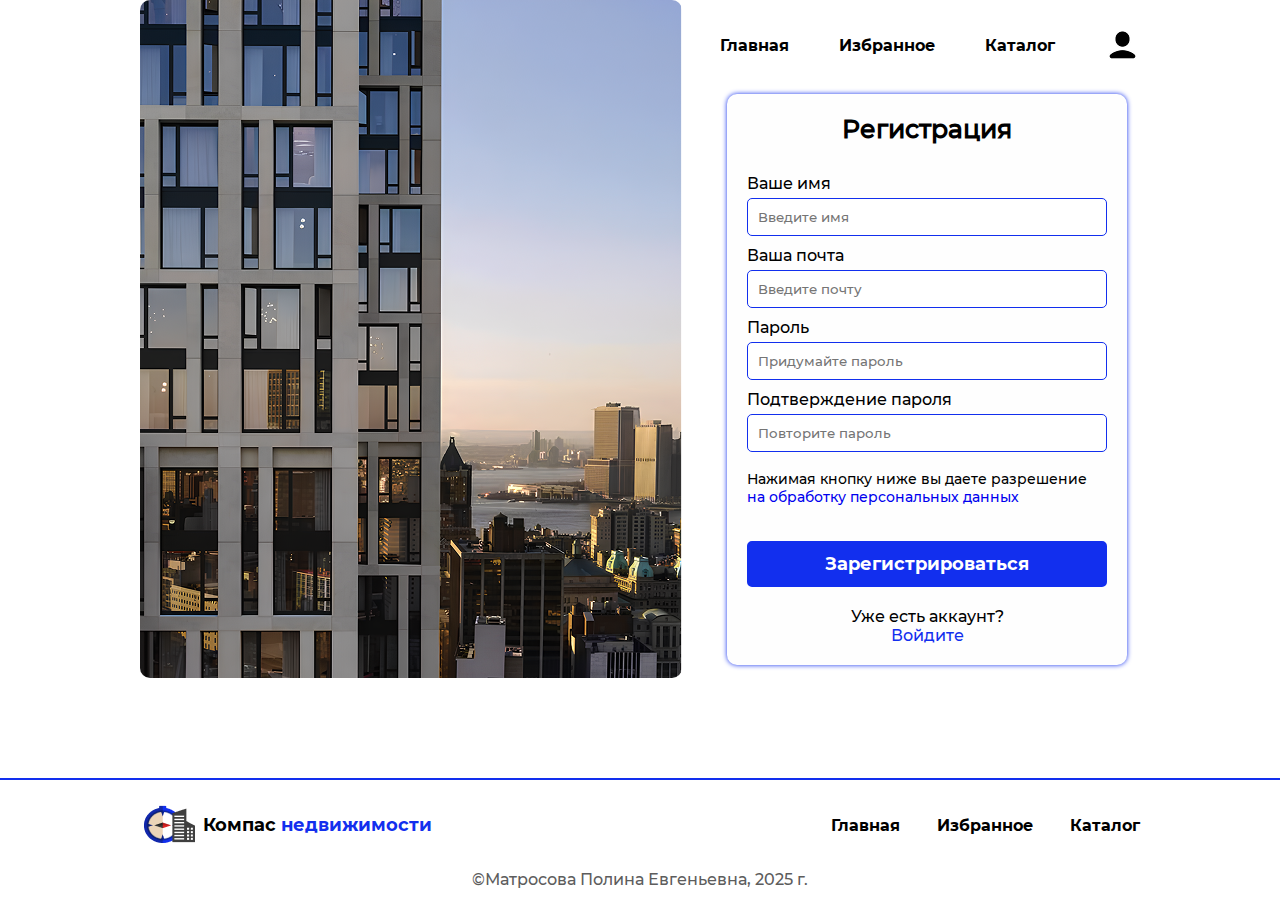
<file: authorization.html>
<html lang="ru">

<head>
    <meta charset="UTF-8">
    <meta name="viewport" content="width=device-width, initial-scale=1.0">
    <title>Компас недвижимости</title>
    <link rel="stylesheet" href="assets/css/style.css">
    <link rel="shortcut icon" href="assets/images/logo/logo.png" type="image/x-icon">

</head>

<body>

    <!-- header start -->
    <header class="header_top">
        <div class="header_all">
            <div class="header_menu header_menu_index container">
                <nav>
                    <a href="index.html">Главная</a>
                    <a href="favorit.html">Избранное</a>
                    <a href="catalog.html">Каталог</a>
                    <a href="login.html" class="user_icon"><img src="assets/images/header/User.png" alt=""></a>
                </nav>
            </div>
        </div>

        <div class="header_tel">
            <div class="burger-menu">

                <div class="logo">
                    <a href="#">
                        <img src="assets/images/logo/logo.png" alt="">
                        Компас <span>недвижимости</span>
                    </a>
                </div>

                <input type="checkbox" id="burger-toggle">
                <label for="burger-toggle" class="burger-icon">
                    <span></span>
                    <span></span>
                    <span></span>
                </label>
                <nav class="burger-menu-nav">
                    <a href="index.html">Главная</a>
                    <a href="favorit.html">Избранное</a>
                    <a href="catalog.html">Каталог</a>
                    <a class="user_icon" id="open-login-btn">Войти</a>
                </nav>
            </div>
        </div>


    </header>
    <!-- header end -->


    <!-- login start -->
    <div class="banner container banner_log">

        <div class="banner_left">
            <img src="assets/images/banner/banner.png" alt="">
        </div>

        <div class="banner_right">
            <div class="modal_reg">
                <div class="modal_content_reg">
                    <h2>Регистрация</h2>
                    <form action="#" method="POST">
                        <label for="name_reg">Ваше имя</label>
                        <input type="text" id="name_reg" name="name_reg" placeholder="Введите имя">

                        <label for="email_reg">Ваша почта</label>
                        <input type="email" id="email_reg" name="email_reg" placeholder="Введите почту">

                        <label for="password_reg">Пароль</label>
                        <input type="password" id="password_reg" name="password_reg" placeholder="Придумайте пароль">

                        <label for="confirm_password_reg">Подтверждение пароля</label>
                        <input type="password" id="confirm_password_reg" name="confirm_password_reg"
                            placeholder="Повторите пароль">

                        <p class="person_lisense">Нажимая кнопку ниже вы даете разрешение <a
                                href="assets/documents/person_info.doc">на обработку персональных данных</a></p>
                        <button type="submit" class="btn_reg">Зарегистрироваться</button>
                    </form>
                    <div class="acaunt">
                        <p>Уже есть аккаунт?</p>
                        <a href="login.html">Войдите</a>
                    </div>

                </div>
            </div>
        </div>

    </div>

    <div class="banner_tel_log">
        <div class="banner_log">
            <div class="modal_reg">
                <div class="modal_content_reg">
                    <h2>Регистрация</h2>
                    <form action="#" method="POST">
                        <label for="name_reg">Ваше имя</label>
                        <input type="text" id="name_reg" name="name_reg" placeholder="Введите имя">

                        <label for="email_reg">Ваша почта</label>
                        <input type="email" id="email_reg" name="email_reg" placeholder="Введите почту">

                        <label for="password_reg">Пароль</label>
                        <input type="password" id="password_reg" name="password_reg" placeholder="Придумайте пароль">

                        <label for="confirm_password_reg">Подтверждение пароля</label>
                        <input type="password" id="confirm_password_reg" name="confirm_password_reg"
                            placeholder="Повторите пароль">

                        <p class="person_lisense">Нажимая кнопку ниже вы даете разрешение <a
                                href="assets/documents/person_info.doc">на обработку персональных данных</a></p>
                        <button type="submit" class="btn_reg">Зарегистрироваться</button>
                    </form>
                    <div class="acaunt">
                        <p>Уже есть аккаунт?</p>
                        <a href="login.html">Войдите</a>
                    </div>

                </div>
            </div>
        </div>
    </div>
    <!-- login end -->


    <footer class="distance">
        <div class="footer_menu container">
            <div class="nav_menu">
                <div class="logo">
                    <a href="#">
                        <img src="assets/images/logo/logo.png" alt="">
                        <p>Компас <span class="logo_span">недвижимости</span></p>
                    </a>
                </div>
                <nav>
                    <a href="index.html">Главная</a>
                    <a href="favorit.html">Избранное</a>
                    <a href="catalog.html">Каталог</a>
                </nav>
            </div>
            <div class="links_footer">
                <p>©Матросова Полина Евгеньевна, 2025 г.</p>
            </div>
        </div>
    </footer>



</body>

</html>
</file>
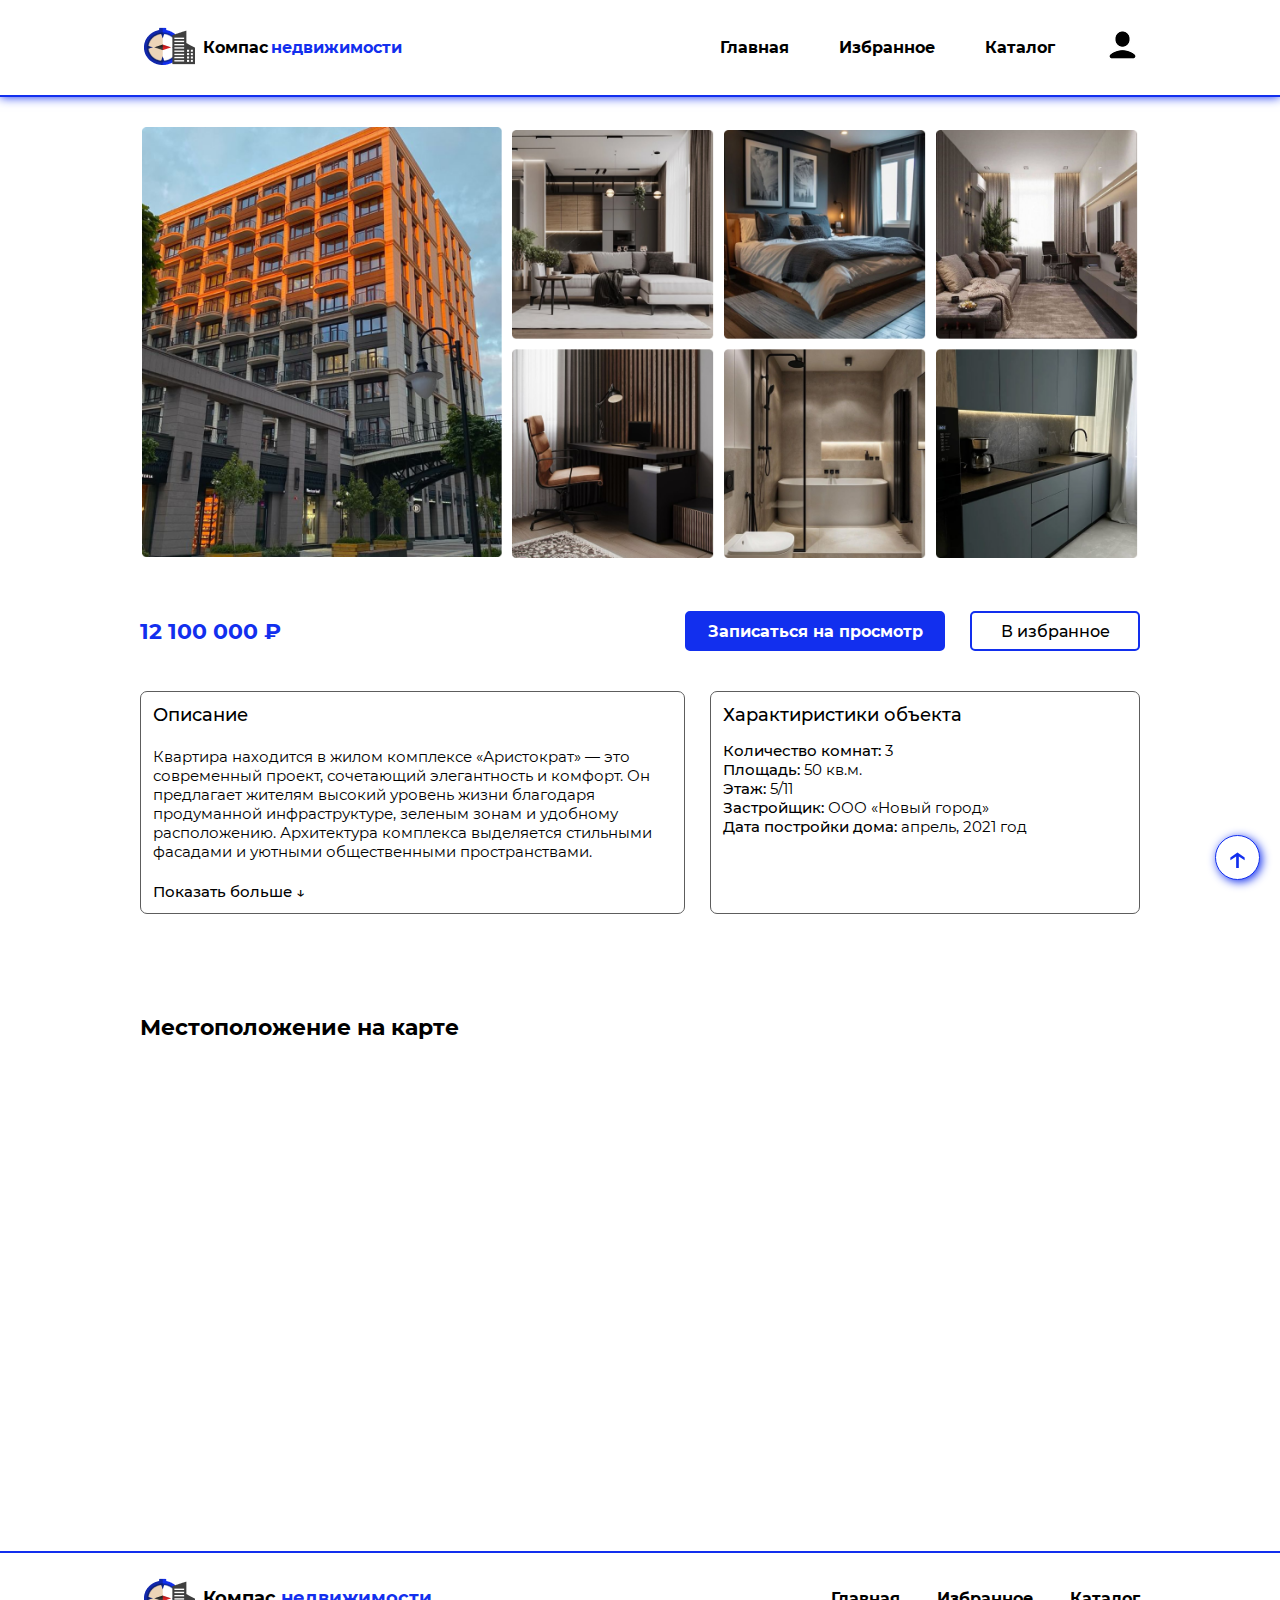
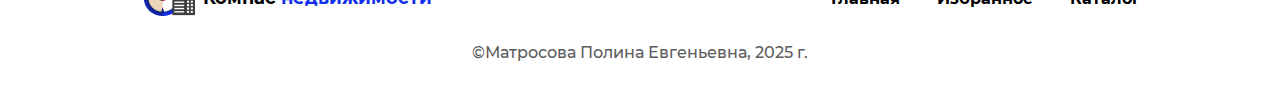
<file: card_house.html>
<!DOCTYPE html>
<html lang="ru">

<head>
    <meta charset="UTF-8">
    <meta name="viewport" content="width=device-width, initial-scale=1.0">
    <title>Компас недвижимости</title>
    <link rel="stylesheet" href="assets/css/style.css">
    <link rel="shortcut icon" href="assets/images/logo/logo.png" type="image/x-icon">

</head>

<body>

    <!-- btn_to_top -->
    <a href="#" class="btn_to_top">↑</a>

    <!-- header start -->
    <header>
        <div class="header_all header_bottom">
            <div class="header_menu header_menu_content container">
                <div class="logo">
                    <a href="#">
                        <img src="assets/images/logo/logo.png" alt="">
                        Компас <span>недвижимости</span>
                    </a>
                </div>

                <nav>
                    <a href="index.html">Главная</a>
                    <a href="favorit.html">Избранное</a>
                    <a href="catalog.html">Каталог</a>
                    <a href="login.html" class="user_icon"><img src="assets/images/header/User.png" alt=""></a>
                </nav>

            </div>
        </div>

        <div class="header_tel">

            <div class="burger-menu">

                <div class="logo">
                    <a href="#">
                        <img src="assets/images/logo/logo.png" alt="">
                        Компас <span>недвижимости</span>
                    </a>
                </div>

                <input type="checkbox" id="burger-toggle">
                <label for="burger-toggle" class="burger-icon">
                    <span></span>
                    <span></span>
                    <span></span>
                </label>
                <nav class="burger-menu-nav">
                    <a href="index.html">Главная</a>
                    <a href="favorit.html">Избранное</a>
                    <a href="catalog.html">Каталог</a>
                    <a href="login.html" class="user_icon" >Войти</a>
                </nav>
            </div>
        </div>
    </header>
    <!-- header end -->


    <!-- card_house start -->
    <div class="card_house container">
        <div class="img_house img_all">
            <div class="img1">
                <img src="assets/images/card_house/1.png" alt="" class="card_house_img">
            </div>
            <div class="img2_3">
                <div class="img2">
                    <img src="assets/images/card_house/2.png" alt="" class="card_house_img">
                    <img src="assets/images/card_house/3.png" alt="" class="card_house_img">
                    <img src="assets/images/card_house/4.png" alt="" class="card_house_img">
                </div>
                <div class="img3">
                    <img src="assets/images/card_house/5.png" alt="" class="card_house_img">
                    <img src="assets/images/card_house/6.png" alt="" class="card_house_img">
                    <img src="assets/images/card_house/7.png" alt="" class="card_house_img">
                </div>
            </div>
        </div>

        <div class="img_tel">
            <div class="img1_2">
                <div class="img1">
                    <img src="assets/images/card_house/1.png" alt="" class="card_house_img">
                </div>
                <div class="img2_3 card_img">
                    <div class="img2">
                        <img src="assets/images/card_house/2.png" alt="" class="card_house_img">
                        <img src="assets/images/card_house/3.png" alt="" class="card_house_img">
                    </div>
                </div>
            </div>

            <div class="img3">
                <img src="assets/images/card_house/4.png" alt="" class="card_house_img">
                <img src="assets/images/card_house/5.png" alt="" class="card_house_img">
                <img src="assets/images/card_house/6.png" alt="" class="card_house_img">
                <img src="assets/images/card_house/7.png" alt="" class="card_house_img">
            </div>

        </div>

        <div class="card_house_info">

            <div class="btn_card_house">
                <p class="price">12 100 000 ₽</p>

                <div class="btns_card_house">
                    <a href="#" class="btn_blue" id="openModalBtn">Записаться на просмотр</a>
                    <a href="#" class="btn_border">В избранное</a>
                </div>
            </div>

            <div class="modal" id="myModal">
                <div class="modal-content">
                    <div class="close_icon">
                        <span class="close" id="closeModal">&times;</span>
                    </div>
                    <h2>Запишитесь на просмотр прямо сейчас!</h2>

                    <form id="bookingForm">
                        <label for="name">Ваше имя</label>
                        <input type="text" id="name" placeholder="Имя" required>

                        <label for="phone">Ваш телефон</label>
                        <input type="tel" id="phone" placeholder="Телефон" required>

                        <label for="date">Выберите дату</label>
                        <input type="date" id="date" required>

                        <label for="time">Выберите время</label>
                        <input type="time" id="time" required>

                        <button type="submit" class="btn_blue">Записаться</button>
                    </form>
                </div>
            </div>

            <script>
                const modal = document.getElementById('myModal');
                const openModalBtn = document.getElementById('openModalBtn');
                const closeModalBtn = document.getElementById('closeModal');

                openModalBtn.addEventListener('click', () => {
                    modal.style.display = 'block';
                });

                closeModalBtn.addEventListener('click', () => {
                    modal.style.display = 'none';
                });

                window.addEventListener('click', (event) => {
                    if (event.target === modal) {
                        modal.style.display = 'none';
                    }
                });

                document.getElementById('bookingForm').addEventListener('submit', function (event) {
                    event.preventDefault();

                    const name = document.getElementById('name').value;
                    const phone = document.getElementById('phone').value;
                    const date = document.getElementById('date').value;
                    const time = document.getElementById('time').value;

                    if (name && phone && date && time) {
                        alert(`Спасибо за запись, ${name}! Мы свяжемся с вами для подтверждения записи на ${date} в ${time}.`);
                        modal.style.display = 'none';
                    } else {
                        alert('Пожалуйста, заполните все поля.');
                    }
                });
            </script>


            <div class="house_info">

                <div class="description">
                    <div class="title_card">
                        <p>Описание</p>
                    </div>
                    <div class="title_description" id="initialDescription">
                        <p>Квартира находится в жилом комплексе «Аристократ» — это современный проект, сочетающий
                            элегантность и комфорт. Он предлагает жителям высокий уровень жизни благодаря продуманной
                            инфраструктуре, зеленым зонам и удобному расположению. Архитектура комплекса выделяется
                            стильными фасадами и уютными общественными пространствами.</p>
                    </div>
                    <div class="title_description" id="extendedDescription" style="display: none;">
                        <p>Эта уютная трехкомнатная квартира площадью 50 кв.м. идеально подходит для комфортного
                            проживания.
                            Внутреннее пространство грамотно спланировано, что позволяет максимально эффективно
                            использовать каждый
                            квадратный метр.
                            Квартира выполнена с использованием качественных материалов и современного дизайна, что
                            делает её идеальным
                            выбором для тех, кто ценит стиль и комфорт. Жители ЖК «Аристократ» могут наслаждаться
                            развитой
                            инфраструктурой, включая магазины, кафе и зеленые зоны для отдыха.</p>
                    </div>

                    <div class="title_btn">
                        <a href="#" id="showMoreButton">Показать больше ↓</a>
                    </div>
                </div>

                <script>
                    document.addEventListener('DOMContentLoaded', function () {
                        const extendedDescription = document.getElementById('extendedDescription');
                        const showMoreButton = document.getElementById('showMoreButton');

                        showMoreButton.addEventListener('click', function (event) {
                            event.preventDefault();

                            if (extendedDescription.style.display === 'none') {
                                extendedDescription.style.display = 'block';
                                showMoreButton.textContent = 'Скрыть ↑';
                            } else {
                                extendedDescription.style.display = 'none';
                                showMoreButton.textContent = 'Показать больше ↓';
                            }
                        });
                    });
                </script>



                <div class="about_home">
                    <div class="title_card">
                        <p>Характиристики объекта</p>
                    </div>
                    <div class="about_info">
                        <p><span class="name">Количество комнат:</span> 3 <br>
                            <span class="name">Площадь:</span> 50 кв.м. <br>
                            <span class="name">Этаж:</span> 5/11 <br>
                            <span class="name">Застройщик:</span> ООО «Новый город» <br>
                            <span class="name">Дата постройки дома:</span> апрель, 2021 год
                        </p>
                    </div>
                </div>

            </div>

        </div>

        <!-- map start  -->
        <div class="map_home distance">
            <div class="title">
                <div class="name">Местоположение на карте</div>
            </div>

            <div id="map-container" class="map-container map-container-house"></div>
        </div>

        <script src="https://api-maps.yandex.ru/2.1/?apikey=YOUR_API_KEY&lang=ru_RU"></script>
        <script>
            ymaps.ready(init);

            function init() {
                var myMap = new ymaps.Map("map-container", {
                    center: [55.779175, 49.133220],
                    zoom: 16,
                    controls: []
                });

                var myPlacemark = new ymaps.Placemark([55.779175, 49.133220], {
                    balloonContent: 'Спартаковская улица, 43В'
                });

                myMap.geoObjects.add(myPlacemark);
            }
        </script>

    </div>
    <!-- map end -->
    <!-- card_house end -->


    <!-- footer start  -->
    <footer class="distance">
        <div class="footer_menu container">
            <div class="nav_menu">
                <div class="logo">
                    <a href="#">
                        <img src="assets/images/logo/logo.png" alt="">
                        <p>Компас <span class="logo_span">недвижимости</span></p>
                    </a>
                </div>
                <nav>
                    <a href="index.html">Главная</a>
                    <a href="favorit.html">Избранное</a>
                    <a href="catalog.html">Каталог</a>
                </nav>
            </div>
            <div class="links_footer">
                <p>©Матросова Полина Евгеньевна, 2025 г.</p>
            </div>
        </div>
    </footer>
    <!-- footer end  -->

</body>

</html>
</file>
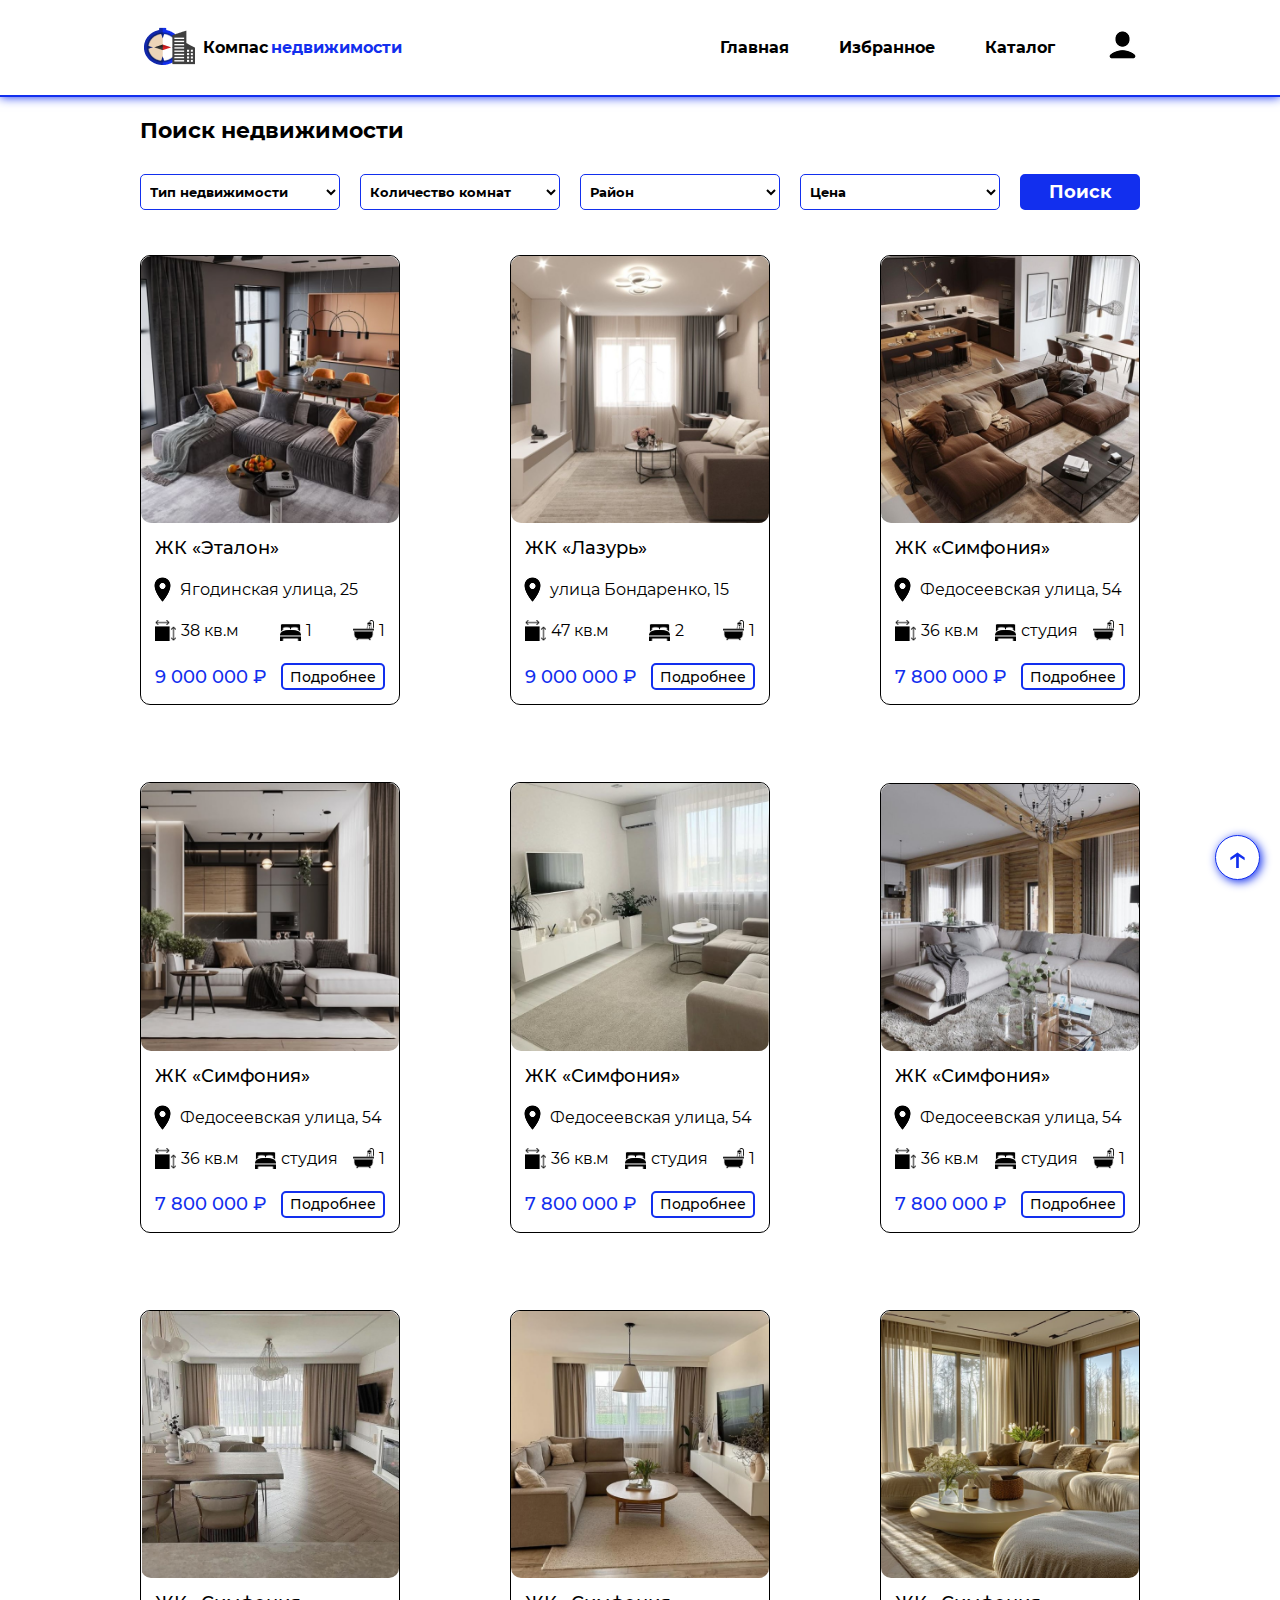
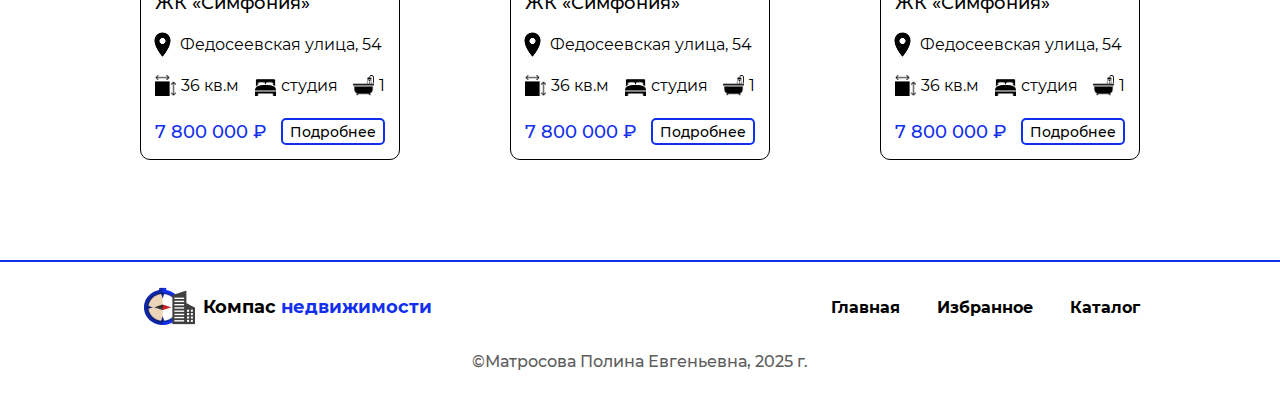
<file: catalog.html>
<!DOCTYPE html>
<html lang="ru">

<head>
    <meta charset="UTF-8">
    <meta name="viewport" content="width=device-width, initial-scale=1.0">
    <title>Компас недвижимости</title>
    <link rel="stylesheet" href="assets/css/style.css">
    <link rel="shortcut icon" href="assets/images/logo/logo.png" type="image/x-icon">

</head>

<body>
    <!-- btn_to_top -->
    <a href="#" class="btn_to_top">↑</a>

    <!-- header start -->
    <header>
        <div class="header_all header_bottom">
            <div class="header_menu header_menu_content container">
                <div class="logo">
                    <a href="#">
                        <img src="assets/images/logo/logo.png" alt="">
                        Компас <span>недвижимости</span>
                    </a>
                </div>

                <nav>
                    <a href="index.html">Главная</a>
                    <a href="favorit.html">Избранное</a>
                    <a href="catalog.html">Каталог</a>
                    <a href="login.html" class="user_icon"><img src="assets/images/header/User.png" alt=""></a>
                </nav>

            </div>
        </div>

        <div class="header_tel">

            <div class="burger-menu">

                <div class="logo">
                    <a href="#">
                        <img src="assets/images/logo/logo.png" alt="">
                        Компас <span>недвижимости</span>
                    </a>
                </div>

                <input type="checkbox" id="burger-toggle">
                <label for="burger-toggle" class="burger-icon">
                    <span></span>
                    <span></span>
                    <span></span>
                </label>
                <nav class="burger-menu-nav">
                    <a href="index.html">Главная</a>
                    <a href="favorit.html">Избранное</a>
                    <a href="catalog.html">Каталог</a>
                    <a href="login.html" class="user_icon" >Войти</a>
                </nav>
            </div>
        </div>

    </header>

    <!-- header end -->


    <!-- catalog start -->
    <div class="catalog container">
        <div class="title">
            <p class="name">Поиск недвижимости</p>
        </div>

        <div class="filter">
            <div class="dropdown">
                <select>
                    <option disabled selected>Тип недвижимости</option>
                    <option>Дом</option>
                    <option>Квартира</option>
                </select>
            </div>

            <div class="dropdown">
                <select>
                    <option disabled selected>Количество комнат</option>
                    <option>Студия</option>
                    <option>1 комната</option>
                    <option>2 комнаты</option>
                    <option>3 комнаты</option>
                </select>
            </div>

            <div class="dropdown">
                <select>
                    <option disabled selected>Район</option>
                    <option>Авиастроительный</option>
                    <option>Московский</option>
                    <option>Ново-Савиновский</option>
                    <option>Приволжский</option>
                    <option>Кировский</option>
                    <option>Вахитовский</option>
                    <option>Советский</option>
                </select>
            </div>

            <div class="dropdown">
                <select>
                    <option disabled selected>Цена</option>
                    <option>до 10 млн. руб.</option>
                    <option>до 20 млн. руб.</option>
                    <option>до 30 млн. руб.</option>
                </select>
            </div>

            <a href="#" class="btn_blue">Поиск</a>

        </div>

        <div class="catalog_cards">

            <div class="catalog_card">
                <img src="assets/images/catalog/1.png" alt="">
                <div class="info">
                    <p class="name">ЖК «Эталон»</p>
                    <p class="adress"><img src="assets/images/icons/Location.png" alt=""> Ягодинская улица, 25</p>
                    <div class="info_abaut_home">
                        <div class="info_abaut_home_card">
                            <img src="assets/images/icons/Surface.png" alt="">
                            38 кв.м
                        </div>
                        <div class="info_abaut_home_card">
                            <img src="assets/images/icons/Bed.png" alt="">
                            1
                        </div>
                        <div class="info_abaut_home_card">
                            <img src="assets/images/icons/Bathtub.png" alt="">
                            1
                        </div>
                    </div>
                    <div class="price_btn">
                        <p class="price">9 000 000 ₽</p>
                        <a href="card_house.html" class="btn_border">Подробнее</a>
                    </div>
                </div>
            </div>

            <div class="catalog_card">
                <img src="assets/images/catalog/2.png" alt="">
                <div class="info">
                    <p class="name">ЖК «Лазурь»</p>
                    <p class="adress"><img src="assets/images/icons/Location.png" alt=""> улица Бондаренко, 15</p>
                    <div class="info_abaut_home">
                        <div class="info_abaut_home_card">
                            <img src="assets/images/icons/Surface.png" alt="">
                            47 кв.м
                        </div>
                        <div class="info_abaut_home_card">
                            <img src="assets/images/icons/Bed.png" alt="">
                            2
                        </div>
                        <div class="info_abaut_home_card">
                            <img src="assets/images/icons/Bathtub.png" alt="">
                            1
                        </div>
                    </div>
                    <div class="price_btn">
                        <p class="price">9 000 000 ₽</p>
                        <a href="card_house.html" class="btn_border">Подробнее</a>
                    </div>
                </div>
            </div>

            <div class="catalog_card">
                <img src="assets/images/catalog/3.png" alt="">
                <div class="info">
                    <p class="name">ЖК «Симфония»</p>
                    <p class="adress"><img src="assets/images/icons/Location.png" alt="">Федосеевская улица, 54</p>
                    <div class="info_abaut_home">
                        <div class="info_abaut_home_card">
                            <img src="assets/images/icons/Surface.png" alt="">
                            36 кв.м
                        </div>
                        <div class="info_abaut_home_card">
                            <img src="assets/images/icons/Bed.png" alt="">
                            студия
                        </div>
                        <div class="info_abaut_home_card">
                            <img src="assets/images/icons/Bathtub.png" alt="">
                            1
                        </div>
                    </div>
                    <div class="price_btn">
                        <p class="price">7 800 000 ₽</p>
                        <a href="card_house.html" class="btn_border">Подробнее</a>
                    </div>
                </div>
            </div>

            <div class="catalog_card">
                <img src="assets/images/catalog/4.png" alt="">
                <div class="info">
                    <p class="name">ЖК «Симфония»</p>
                    <p class="adress"><img src="assets/images/icons/Location.png" alt="">Федосеевская улица, 54</p>
                    <div class="info_abaut_home">
                        <div class="info_abaut_home_card">
                            <img src="assets/images/icons/Surface.png" alt="">
                            36 кв.м
                        </div>
                        <div class="info_abaut_home_card">
                            <img src="assets/images/icons/Bed.png" alt="">
                            студия
                        </div>
                        <div class="info_abaut_home_card">
                            <img src="assets/images/icons/Bathtub.png" alt="">
                            1
                        </div>
                    </div>
                    <div class="price_btn">
                        <p class="price">7 800 000 ₽</p>
                        <a href="card_house.html" class="btn_border">Подробнее</a>
                    </div>
                </div>
            </div>

            <div class="catalog_card">
                <img src="assets/images/catalog/5.png" alt="">
                <div class="info">
                    <p class="name">ЖК «Симфония»</p>
                    <p class="adress"><img src="assets/images/icons/Location.png" alt="">Федосеевская улица, 54</p>
                    <div class="info_abaut_home">
                        <div class="info_abaut_home_card">
                            <img src="assets/images/icons/Surface.png" alt="">
                            36 кв.м
                        </div>
                        <div class="info_abaut_home_card">
                            <img src="assets/images/icons/Bed.png" alt="">
                            студия
                        </div>
                        <div class="info_abaut_home_card">
                            <img src="assets/images/icons/Bathtub.png" alt="">
                            1
                        </div>
                    </div>
                    <div class="price_btn">
                        <p class="price">7 800 000 ₽</p>
                        <a href="card_house.html" class="btn_border">Подробнее</a>
                    </div>
                </div>
            </div>

            <div class="catalog_card">
                <img src="assets/images/catalog/6.png" alt="">
                <div class="info">
                    <p class="name">ЖК «Симфония»</p>
                    <p class="adress"><img src="assets/images/icons/Location.png" alt="">Федосеевская улица, 54</p>
                    <div class="info_abaut_home">
                        <div class="info_abaut_home_card">
                            <img src="assets/images/icons/Surface.png" alt="">
                            36 кв.м
                        </div>
                        <div class="info_abaut_home_card">
                            <img src="assets/images/icons/Bed.png" alt="">
                            студия
                        </div>
                        <div class="info_abaut_home_card">
                            <img src="assets/images/icons/Bathtub.png" alt="">
                            1
                        </div>
                    </div>
                    <div class="price_btn">
                        <p class="price">7 800 000 ₽</p>
                        <a href="card_house.html" class="btn_border">Подробнее</a>
                    </div>
                </div>
            </div>

            <div class="catalog_card">
                <img src="assets/images/catalog/7.png" alt="">
                <div class="info">
                    <p class="name">ЖК «Симфония»</p>
                    <p class="adress"><img src="assets/images/icons/Location.png" alt="">Федосеевская улица, 54</p>
                    <div class="info_abaut_home">
                        <div class="info_abaut_home_card">
                            <img src="assets/images/icons/Surface.png" alt="">
                            36 кв.м
                        </div>
                        <div class="info_abaut_home_card">
                            <img src="assets/images/icons/Bed.png" alt="">
                            студия
                        </div>
                        <div class="info_abaut_home_card">
                            <img src="assets/images/icons/Bathtub.png" alt="">
                            1
                        </div>
                    </div>
                    <div class="price_btn">
                        <p class="price">7 800 000 ₽</p>
                        <a href="card_house.html" class="btn_border">Подробнее</a>
                    </div>
                </div>
            </div>

            <div class="catalog_card">
                <img src="assets/images/catalog/8.png" alt="">
                <div class="info">
                    <p class="name">ЖК «Симфония»</p>
                    <p class="adress"><img src="assets/images/icons/Location.png" alt="">Федосеевская улица, 54</p>
                    <div class="info_abaut_home">
                        <div class="info_abaut_home_card">
                            <img src="assets/images/icons/Surface.png" alt="">
                            36 кв.м
                        </div>
                        <div class="info_abaut_home_card">
                            <img src="assets/images/icons/Bed.png" alt="">
                            студия
                        </div>
                        <div class="info_abaut_home_card">
                            <img src="assets/images/icons/Bathtub.png" alt="">
                            1
                        </div>
                    </div>
                    <div class="price_btn">
                        <p class="price">7 800 000 ₽</p>
                        <a href="card_house.html" class="btn_border">Подробнее</a>
                    </div>
                </div>
            </div>

            <div class="catalog_card">
                <img src="assets/images/catalog/9.png" alt="">
                <div class="info">
                    <p class="name">ЖК «Симфония»</p>
                    <p class="adress"><img src="assets/images/icons/Location.png" alt="">Федосеевская улица, 54</p>
                    <div class="info_abaut_home">
                        <div class="info_abaut_home_card">
                            <img src="assets/images/icons/Surface.png" alt="">
                            36 кв.м
                        </div>
                        <div class="info_abaut_home_card">
                            <img src="assets/images/icons/Bed.png" alt="">
                            студия
                        </div>
                        <div class="info_abaut_home_card">
                            <img src="assets/images/icons/Bathtub.png" alt="">
                            1
                        </div>
                    </div>
                    <div class="price_btn">
                        <p class="price">7 800 000 ₽</p>
                        <a href="card_house.html" class="btn_border">Подробнее</a>
                    </div>
                </div>
            </div>

        </div>

    </div>
    <!-- catalog end -->


    <!-- footer start  -->
    <footer class="distance">
        <div class="footer_menu container">
            <div class="nav_menu">
                <div class="logo">
                    <a href="#">
                        <img src="assets/images/logo/logo.png" alt="">
                        <p>Компас <span class="logo_span">недвижимости</span></p>
                    </a>
                </div>
                <nav>
                    <a href="index.html">Главная</a>
                    <a href="favorit.html">Избранное</a>
                    <a href="catalog.html">Каталог</a>
                </nav>
            </div>
            <div class="links_footer">
                <p>©Матросова Полина Евгеньевна, 2025 г.</p>
            </div>
        </div>
    </footer>
    <!-- footer end  -->

</body>

</html>
</file>
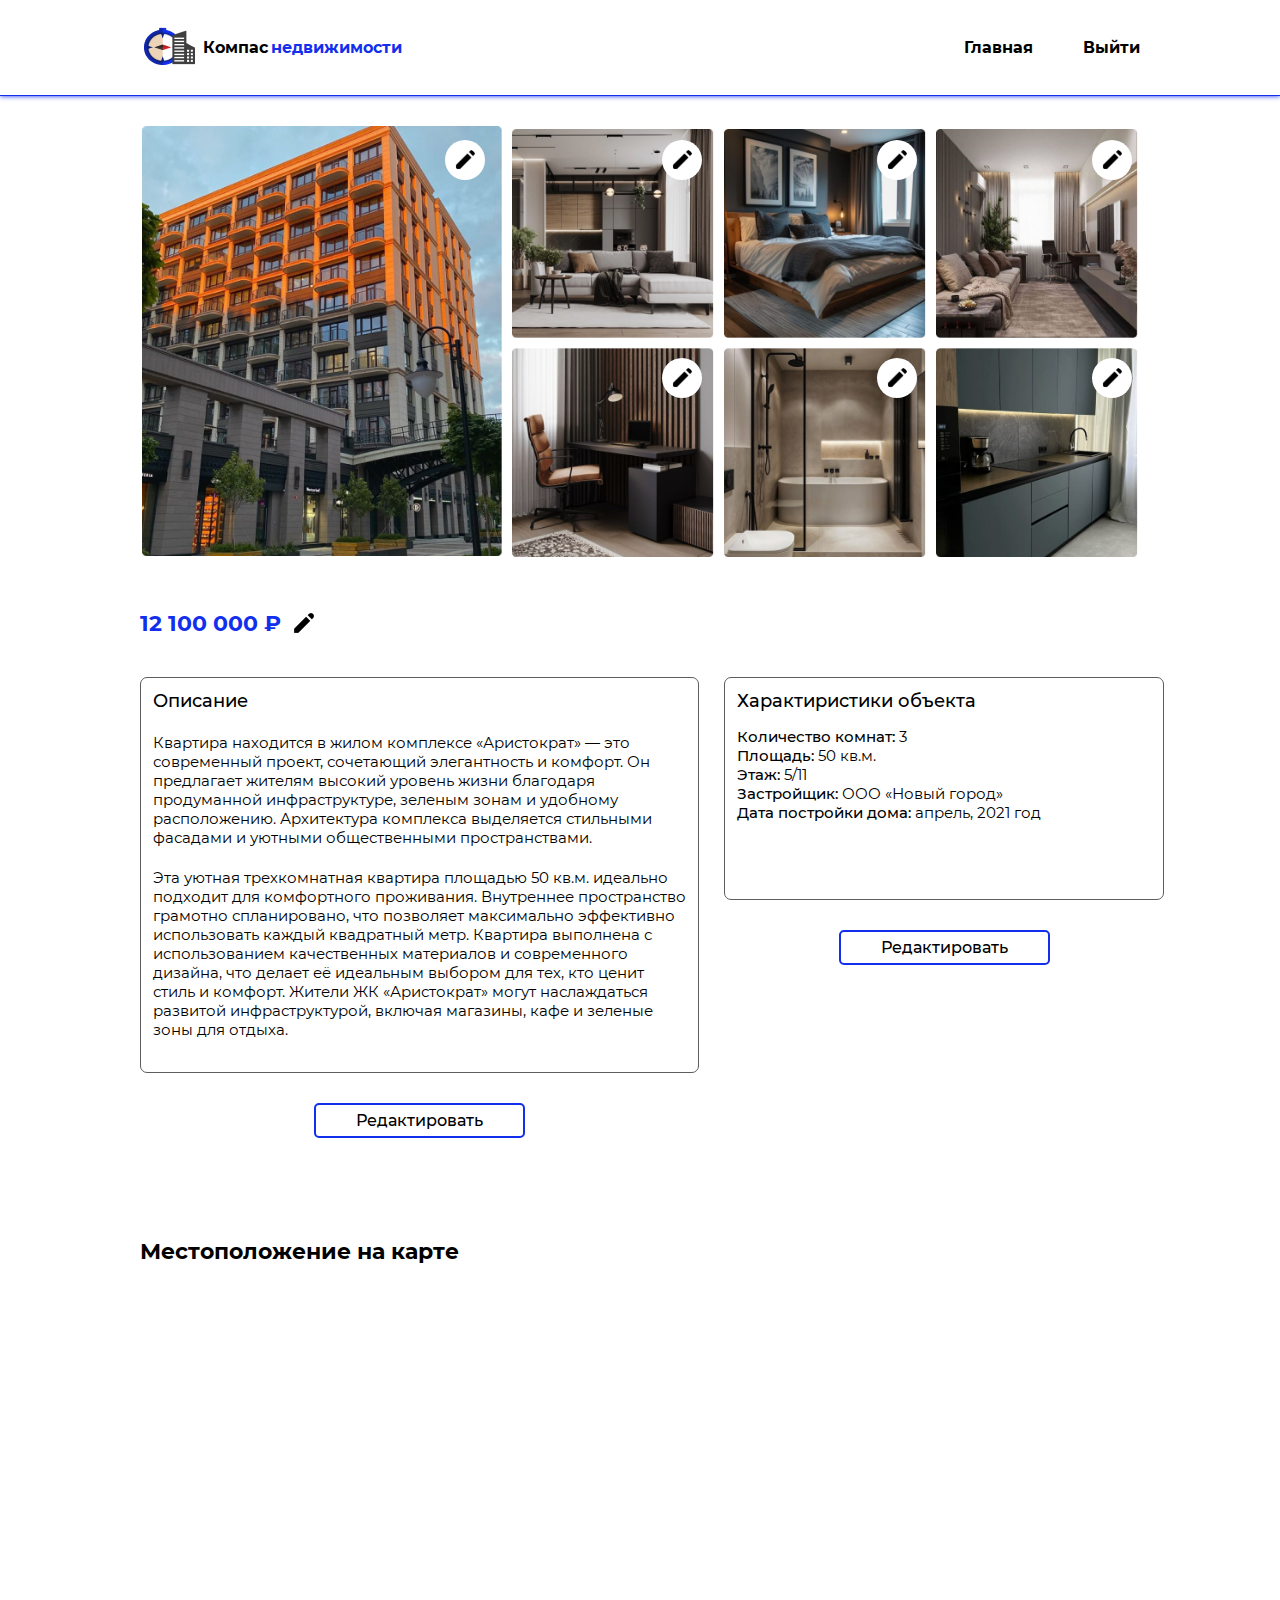
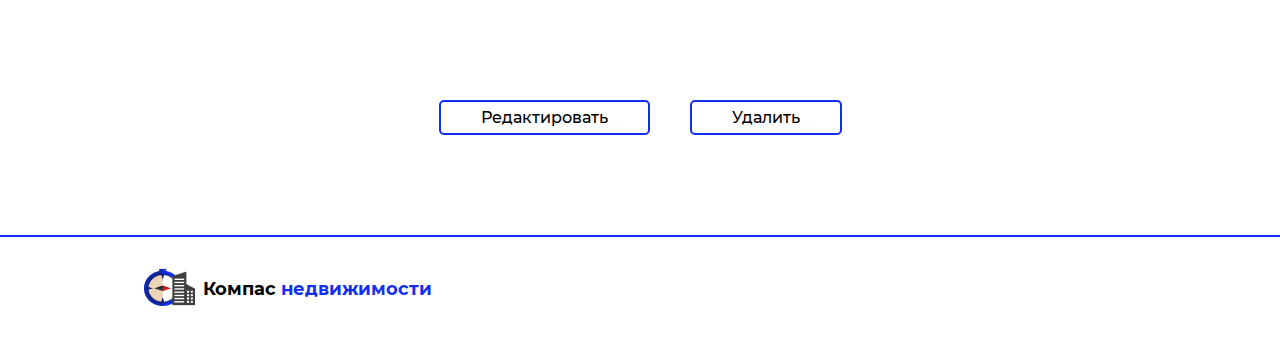
<file: edit_admin.html>
<!DOCTYPE html>
<html lang="ru">

<head>
    <meta charset="UTF-8">
    <meta name="viewport" content="width=device-width, initial-scale=1.0">
    <title>Компас недвижимости</title>
    <link rel="stylesheet" href="assets/css/style.css">
    <link rel="shortcut icon" href="assets/images/logo/logo.png" type="image/x-icon">

</head>

<body>
    <!-- header start -->

    <header>
        <div class="header_all">
            <div class="header_nav">
                <div class="header_menu header_menu_content container">
                    <div class="logo">
                        <a href="#">
                            <img src="assets/images/logo/logo.png" alt="">
                            Компас <span>недвижимости</span>
                        </a>
                    </div>

                    <nav>
                        <a href="admin.html">Главная</a>
                        <a href="#">Выйти</a>
                    </nav>

                </div>
            </div>
        </div>

        <div class="header_tel">
            <div class="burger-menu">

                <div class="logo">
                    <a href="#">
                        <img src="assets/images/logo/logo.png" alt="">
                        Компас <span>недвижимости</span>
                    </a>
                </div>

                <input type="checkbox" id="burger-toggle">
                <label for="burger-toggle" class="burger-icon">
                    <span></span>
                    <span></span>
                    <span></span>
                </label>
                <nav class="burger-menu-nav">
                    <a href="admin.html">Главная</a>
                    <a href="admin.html#persons_block">Пользователи</a>
                    <a href="admin.html#houses_block">Недвижимость</a>
                    <a href="admin.html#reviwes_block">Отзывы</a>
                    <a class="user_icon">Выйти</a>
                </nav>
            </div>
        </div>
    </header>
    <!-- header end -->


    <!-- edit_admin_house start  -->
    <div class="edit_admin_house">
        <div class="card_house container">

            <div class="img_house img_all">
                <div class="img1">
                    <img src="assets/images/card_house/1.png" alt="">
                    <div class="edit_img_icon">
                        <img src="assets/images/admin/Edit.svg" alt="">
                    </div>
                </div>
                <div class="img2_3">
                    <div class="img2">
                        <img src="assets/images/card_house/2.png" alt="">
                        <img src="assets/images/card_house/3.png" alt="">
                        <img src="assets/images/card_house/4.png" alt="">
                        <div class="edit_img_icon">
                            <img src="assets/images/admin/Edit.svg" alt="">
                            <img src="assets/images/admin/Edit.svg" alt="">
                            <img src="assets/images/admin/Edit.svg" alt="">
                        </div>
                    </div>
                    <div class="img3">
                        <img src="assets/images/card_house/5.png" alt="">
                        <img src="assets/images/card_house/6.png" alt="">
                        <img src="assets/images/card_house/7.png" alt="">
                        <div class="edit_img_icon">
                            <img src="assets/images/admin/Edit.svg" alt="">
                            <img src="assets/images/admin/Edit.svg" alt="">
                            <img src="assets/images/admin/Edit.svg" alt="">
                        </div>
                    </div>
                </div>
            </div>

            <div class="img_tel">
                <div class="img1_2">
                    <div class="img_edit_1">
                        <div class="img1">
                            <img src="assets/images/card_house/1.png" alt="" class="card_house_img">
                            <div class="edit_img_icon_tel">
                                <img src="assets/images/admin/Edit.svg" alt="">
                            </div>
                        </div>
                    </div>
            
                    <div class="img2_3">
                        <div class="img2">
                            <img src="assets/images/card_house/2.png" alt="" class="card_house_img">
                            <div class="edit_img_icon_tel">
                                <img src="assets/images/admin/Edit.svg" alt="">
                            </div>
                        </div>
                        <div class="img3 ">
                            <img src="assets/images/card_house/3.png" alt="" class="card_house_img">
                            <div class="edit_img_icon_tel">
                                <img src="assets/images/admin/Edit.svg" alt="">
                            </div>
                        </div>
                    </div>
                </div>
            
                <div class="img3 img33 ">
                    <div class="img4">
                        <img src="assets/images/card_house/4.png" alt="" class="card_house_img">
                        <div class="edit_img_icon_tel">
                            <img src="assets/images/admin/Edit.svg" alt="">
                        </div>
                    </div>
                    <div class="img5">
                        <img src="assets/images/card_house/5.png" alt="" class="card_house_img">
                        <div class="edit_img_icon_tel">
                            <img src="assets/images/admin/Edit.svg" alt="">
                        </div>
                    </div>
                    <div class="img6">
                        <img src="assets/images/card_house/6.png" alt="" class="card_house_img">
                        <div class="edit_img_icon_tel">
                            <img src="assets/images/admin/Edit.svg" alt="">
                        </div>
                    </div>
                    <div class="img7">
                        <img src="assets/images/card_house/7.png" alt="" class="card_house_img">
                        <div class="edit_img_icon_tel">
                            <img src="assets/images/admin/Edit.svg" alt="">
                        </div>
                    </div>
                </div>
            </div>

            <div class="card_house_info">
                <div class="btn_card_house">
                    <p class="price">12 100 000 ₽</p>
                    <img src="assets/images/admin/Edit.svg" alt="">
                </div>

                <div class="house_info">

                    <div class="description_btn">
                        <div class="description">
                            <div class="title_card">
                                <p>Описание</p>
                            </div>
                            <div class="title_description" id="initialDescription">
                                <p>Квартира находится в жилом комплексе «Аристократ» — это современный проект,
                                    сочетающий
                                    элегантность и комфорт. Он предлагает жителям высокий уровень жизни благодаря
                                    продуманной
                                    инфраструктуре, зеленым зонам и удобному расположению. Архитектура комплекса
                                    выделяется
                                    стильными фасадами и уютными общественными пространствами.</p>


                                <p>Эта уютная трехкомнатная квартира площадью 50 кв.м. идеально подходит для комфортного
                                    проживания.
                                    Внутреннее пространство грамотно спланировано, что позволяет максимально эффективно
                                    использовать каждый
                                    квадратный метр.
                                    Квартира выполнена с использованием качественных материалов и современного дизайна,
                                    что
                                    делает её идеальным
                                    выбором для тех, кто ценит стиль и комфорт. Жители ЖК «Аристократ» могут
                                    наслаждаться
                                    развитой
                                    инфраструктурой, включая магазины, кафе и зеленые зоны для отдыха.</p>
                            </div>
                        </div>
                        <div class="title_btn">
                            <a href="#" class="btn_border edit_about">Редактировать</a>
                        </div>
                    </div>

                    <div class="about_home_btn">
                        <div class="about_home">
                            <div class="title_card">
                                <p>Характиристики объекта</p>
                            </div>
                            <div class="about_info">
                                <p><span class="name">Количество комнат:</span> 3 <br>
                                    <span class="name">Площадь:</span> 50 кв.м. <br>
                                    <span class="name">Этаж:</span> 5/11 <br>
                                    <span class="name">Застройщик:</span> ООО «Новый город» <br>
                                    <span class="name">Дата постройки дома:</span> апрель, 2021 год
                                </p>

                            </div>
                        </div>
                        <div class="title_btn">
                            <a href="#" class="btn_border">Редактировать</a>
                        </div>
                    </div>


                </div>

            </div>

            <!-- map start  -->
            <div class="map_home distance">
                <div class="title">
                    <div class="name">Местоположение на карте</div>
                </div>

                <div id="map-container" class="map-container map-container-house"></div>

                <div class="edit_btn btn_edit_admin">
                    <a href="#" class="btn_border">Редактировать</a>
                    <a href="#" class="btn_border delete_object" >Удалить</a>
                </div>

                <div id="myModal_delete_photo" class="modal_delete_photo">
                    <div class="modal_content_delete_photo">
                        <span class="close_delete_photo close_reg">&times;</span>
                        <h2 class="modal_title_delete_photo">Вы действительно хотите удалить карту?</h2>
                        <div class="btn_delete_photo">
                            <button type="button" class="btn_cancel_delete_photo">Нет</button>
                            <button type="button" class="btn_confirm_delete_photo">Да</button>
                        </div>
                    </div>
                </div>
                <script>
                    const modalDeletePhoto = document.getElementById('myModal_delete_photo');
                    const deletePhotoBtns = document.querySelectorAll('.delete_object');
                    const closeModalDeletePhoto = document.querySelector('.close_delete_photo');
                    const btnCancelDeletePhoto = document.querySelector('.btn_cancel_delete_photo');

                    deletePhotoBtns.forEach(button => {
                        button.addEventListener('click', (event) => {
                            event.preventDefault();
                            modalDeletePhoto.style.display = 'block';
                        });
                    });

                    closeModalDeletePhoto.addEventListener('click', () => {
                        modalDeletePhoto.style.display = 'none';
                    });

                    btnCancelDeletePhoto.addEventListener('click', () => {
                        modalDeletePhoto.style.display = 'none';
                    });

                    window.addEventListener('click', (event) => {
                        if (event.target === modalDeletePhoto) {
                            modalDeletePhoto.style.display = 'none';
                        }
                    });
                </script>
            </div>

            <script src="https://api-maps.yandex.ru/2.1/?apikey=YOUR_API_KEY&lang=ru_RU"></script>
            <script>
                ymaps.ready(init);

                function init() {
                    var myMap = new ymaps.Map("map-container", {
                        center: [55.779175, 49.133220],
                        zoom: 16,
                        controls: []
                    });

                    var myPlacemark = new ymaps.Placemark([55.779175, 49.133220], {
                        balloonContent: 'Спартаковская улица, 43В'
                    });

                    myMap.geoObjects.add(myPlacemark);
                }
            </script>

        </div>
        <!-- map end -->

    </div>
    <!-- edit_admin_house end -->


    <!-- footer start  -->
    <footer class="distance">
        <div class="footer_menu container footer_admin">
            <div class="nav_menu">
                <div class="logo">
                    <a href="#">
                        <img src="assets/images/logo/logo.png" alt="">
                        <p>Компас <span class="logo_span">недвижимости</span></p>
                    </a>
                </div>
            </div>
        </div>
    </footer>
    <!-- footer end  -->

</body>

</html>
</file>
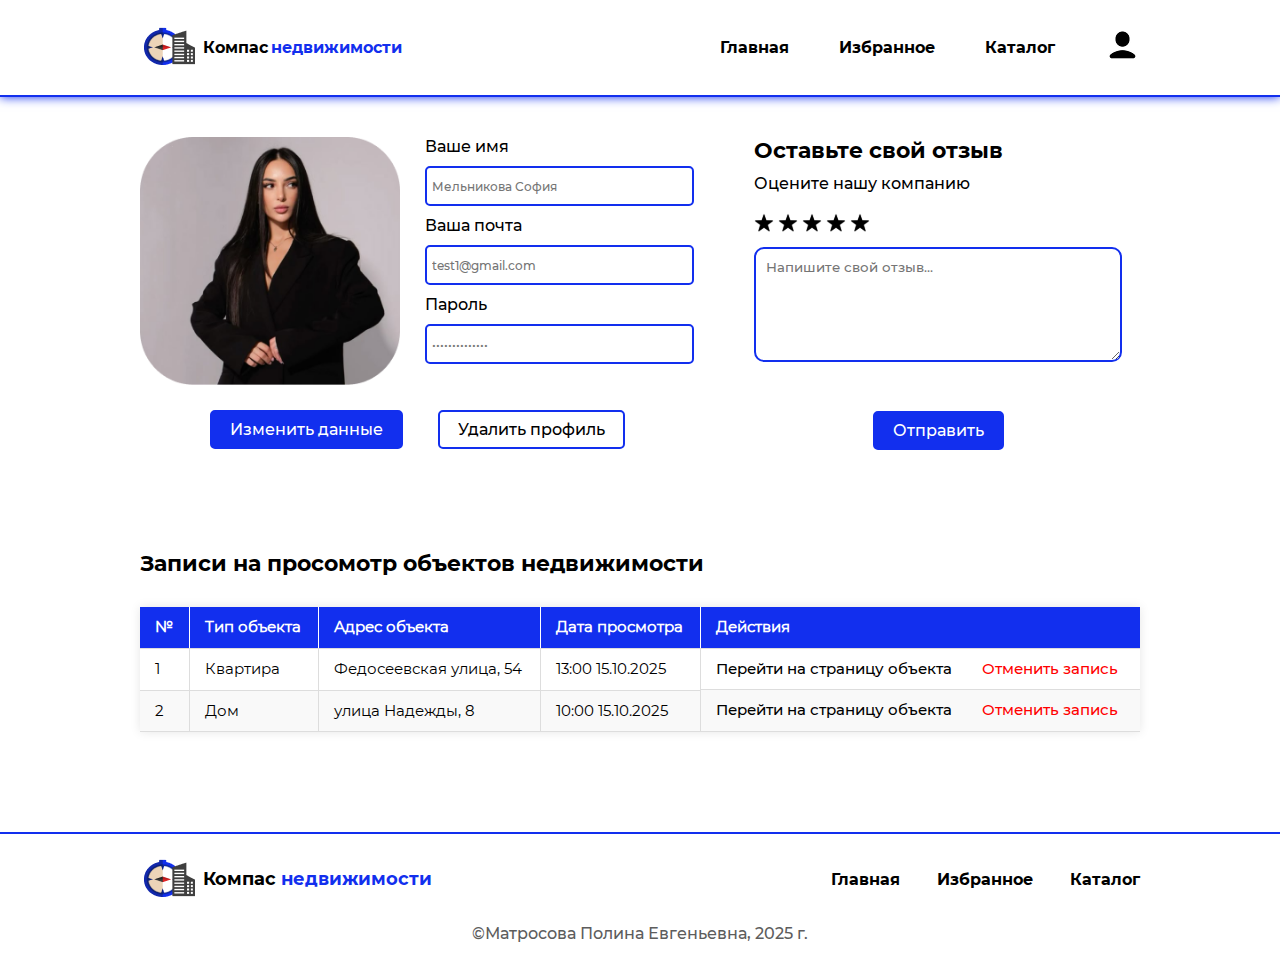
<file: exit.html>
<!DOCTYPE html>
<html lang="ru">

<head>
    <meta charset="UTF-8">
    <meta name="viewport" content="width=device-width, initial-scale=1.0">
    <title>Компас недвижимости</title>
    <link rel="stylesheet" href="assets/css/style.css">
    <link rel="shortcut icon" href="assets/images/logo/logo.png" type="image/x-icon">

</head>

<body>
    <!-- header start -->
    <header>
        <div class="header_all header_bottom">
            <div class="header_menu header_menu_content container">
                <div class="logo">
                    <a href="#">
                        <img src="assets/images/logo/logo.png" alt="">
                        Компас <span>недвижимости</span>
                    </a>
                </div>

                <nav>
                    <a href="index.html">Главная</a>
                    <a href="favorit.html">Избранное</a>
                    <a href="catalog.html">Каталог</a>
                    <a class="user_icon"><img src="assets/images/header/User.png" alt=""></a>
                </nav>

            </div>
        </div>

        <div class="header_tel">

            <div class="burger-menu">

                <div class="logo">
                    <a href="#">
                        <img src="assets/images/logo/logo.png" alt="">
                        Компас <span>недвижимости</span>
                    </a>
                </div>

                <input type="checkbox" id="burger-toggle">
                <label for="burger-toggle" class="burger-icon">
                    <span></span>
                    <span></span>
                    <span></span>
                </label>
                <nav class="burger-menu-nav">
                    <a href="index.html">Главная</a>
                    <a href="favorit.html">Избранное</a>
                    <a href="catalog.html">Каталог</a>
                    <a class="user_icon">Выйти</a>
                </nav>
            </div>
        </div>
    </header>
    <!-- header end -->


    <!-- person start -->
    <div class="person container">
        <div class="person_info_forms">
            <div class="person_info_left">
                <div class="person_left_info_inputs">
                    <div class="person_info_img">
                        <img src="assets/images/person/person_img.png" alt="">
                    </div>
                    <div class="person_form">
                        <form>
                            <label class="person_info">Ваше имя</label>
                            <input type="text" class="person_info_input" placeholder="Мельникова София">
                            <label class="person_info">Ваша почта</label>
                            <input type="text" class="person_info_input" placeholder="test1@gmail.com">
                            <label class="person_info">Пароль</label>
                            <input type="password" class="person_info_input" placeholder="••••••••••••••">
                        </form>
                    </div>
                </div>
                <div class="person_left_btn">
                    <a href="#" class="btn_blue" id="openModalBtn">Изменить данные</a>
                    <a href="#" class="btn_border" id="delete_profile">Удалить профиль</a>
                </div>
            </div>

            <div id="myModal_delete_profile" class="modal_delete_profile">
                <div class="modal_content_delete_profile">
                    <span class="close_delete_profile close_reg">&times;</span>
                    <h2 class="modal_title_delete_profile">Вы уверены, что хотите удалить профиль?</h2>
                    <p class="modal_text_delete_profile">Все ваши данные будут безвозвратно удалены.</p>
                    <div class="btn_delete_profile">
                        <button type="button" class="btn_cancel_delete_profile btn_blue">Нет</button>
                        <button type="button" class="btn_confirm_delete_profile btn_border">Да</button>
                    </div>
                </div>
            </div>


            <div id="myModal_person_log" class="modal_person_log">
                <div class="modal_content_person_log">
                    <span class="close_person_log close_reg">&times;</span>
                    <h2 class="modal_title_person_log">Изменение данных</h2>
                    <form class="form_person_log">
                        <div class="form_left">
                            <div class="profile_photo_person_log">
                                <img src="assets/images/person/person_img.png" alt="Профильное фото"
                                    class="photo_img_person_log">
                                <button type="button" class="edit_photo_btn_person_log">
                                    <img src="assets/images/icons/Edit.svg" alt="">
                                </button>
                                <div class="photo_overlay_person_log">Изменить фото</div>
                            </div>
                            <button type="button" class="delete_photo_btn_person_log">Удалить
                                фото</button>
                        </div>

                        <div id="myModal_delete_photo" class="modal_delete_photo">
                            <div class="modal_content_delete_photo">
                                <span class="close_delete_photo close_reg">&times;</span>
                                <h2 class="modal_title_delete_photo">Вы действительно хотите удалить фото?</h2>
                                <div class="btn_delete_photo">
                                    <button type="button" class="btn_cancel_delete_photo">Нет</button>
                                    <button type="button" class="btn_confirm_delete_photo">Да</button>
                                </div>
                            </div>
                        </div>

                        <div class="form_right">
                            <label for="name_person_log" class="label_person_log">Ваше имя</label>
                            <input type="text" id="name_person_log" class="input_person_log"
                                placeholder="Мельникова София">
                            <label for="email_person_log" class="label_person_log">Ваша почта</label>
                            <input type="email" id="email_person_log" class="input_person_log"
                                placeholder="test1@gmail.com">
                            <label for="password_person_log" class="label_person_log">Пароль</label>
                            <input type="password" id="password_person_log" class="input_person_log"
                                placeholder="********">
                            <label for="confirm_password_person_log" class="label_person_log">Подтверждение
                                пароля</label>
                            <input type="password" id="confirm_password_person_log" class="input_person_log"
                                placeholder="Повторите пароль">
                            <button type="button" class="btn_blue">Сохранить изменения</button>
                        </div>

                        <script>
                            const modalDeletePhoto = document.getElementById('myModal_delete_photo');
                            const deletePhotoBtn = document.querySelector('.delete_photo_btn_person_log');
                            const closeModalDeletePhoto = document.querySelector('.close_delete_photo');
                            const btnCancelDeletePhoto = document.querySelector('.btn_cancel_delete_photo');
                            deletePhotoBtn.addEventListener('click', () => {
                                modalDeletePhoto.style.display = 'block';
                            });
                            closeModalDeletePhoto.addEventListener('click', () => {
                                modalDeletePhoto.style.display = 'none';
                            });
                            btnCancelDeletePhoto.addEventListener('click', () => {
                                modalDeletePhoto.style.display = 'none';
                            });
                            window.addEventListener('click', (event) => {
                                if (event.target === modalDeletePhoto) {
                                    modalDeletePhoto.style.display = 'none';
                                }
                            });


                            // Modal for Deleting Profile
                            const modalDeleteProfile = document.getElementById('myModal_delete_profile');
                            const deleteProfileBtn = document.getElementById('delete_profile');
                            const closeModalDeleteProfile = document.querySelector('.close_delete_profile');
                            const btnCancelDeleteProfile = document.querySelector('.btn_cancel_delete_profile');

                            // Open modal when "Delete Profile" button is clicked
                            deleteProfileBtn.addEventListener('click', (event) => {
                                event.preventDefault();
                                modalDeleteProfile.style.display = 'block';
                            });

                            // Close modal when "Close" button is clicked
                            closeModalDeleteProfile.addEventListener('click', () => {
                                modalDeleteProfile.style.display = 'none';
                            });

                            // Close modal when "Cancel" button is clicked
                            btnCancelDeleteProfile.addEventListener('click', () => {
                                modalDeleteProfile.style.display = 'none';
                            });

                            // Close modal when clicking outside the modal content
                            window.addEventListener('click', (event) => {
                                if (event.target === modalDeleteProfile) {
                                    modalDeleteProfile.style.display = 'none';
                                }
                            });
                        </script>
                    </form>
                </div>
            </div>

            <script>
                const modal_pers = document.getElementById('myModal_person_log');
                const openModalBtn = document.getElementById('openModalBtn');
                const closeModalBtn = document.querySelector('.close_person_log');
                openModalBtn.addEventListener('click', () => {
                    modal_pers.style.display = 'block';
                });
                closeModalBtn.addEventListener('click', () => {
                    modal_pers.style.display = 'none';
                });
                window.addEventListener('click', (event) => {
                    if (event.target === modal_pers) {
                        modal_pers.style.display = 'none';
                    }
                });
            </script>

            <div class="person_info_right">
                <div class="title">
                    <p class="name">Оставьте свой отзыв</p>
                </div>
                <p class="info">Оцените нашу компанию</p>
                <div class="stars_icons">
                    <img src="assets/images/icons/Star.svg" alt="">
                    <img src="assets/images/icons/Star.svg" alt="">
                    <img src="assets/images/icons/Star.svg" alt="">
                    <img src="assets/images/icons/Star.svg" alt="">
                    <img src="assets/images/icons/Star.svg" alt="">
                </div>
                <form>
                    <textarea placeholder="Напишите свой отзыв..."></textarea>
                </form>
                <div class="person_right_btn">
                    <a href="#" class="btn_blue">Отправить</a>
                </div>
            </div>
        </div>


        <div class="see_object container distance">
            <div class="title">
                <p class="name">Записи на просомотр объектов недвижимости</p>
            </div>

            <div class="object all_object">
                <table class="object_table">
                    <thead>
                        <tr>
                            <th>№</th>
                            <th>Тип объекта</th>
                            <th>Адрес объекта</th>
                            <th>Дата просмотра</th>
                            <th>Действия</th>
                        </tr>
                    </thead>
                    <tbody>
                        <tr>
                            <td>1</td>
                            <td>Квартира</td>
                            <td>Федосеевская улица, 54</td>
                            <td>13:00 15.10.2025</td>
                            <td class="btn_table">
                                <a href="card_house.html" class="link">Перейти на страницу объекта</a>
                                <a href="#" class="delete cancel_booking_btn">Отменить запись</a>
                            </td>
                        </tr>
                        <tr>
                            <td>2</td>
                            <td>Дом</td>
                            <td>улица Надежды, 8</td>
                            <td>10:00 15.10.2025</td>
                            <td class="btn_table">
                                <a href="card_house.html" class="link">Перейти на страницу объекта</a>
                                <a href="#" class="delete cancel_booking_btn">Отменить запись</a>
                            </td>
                        </tr>
                    </tbody>
                </table>

            </div>

            <div class="object_tel">
                <div class="block">
                    <h3>Квартира</h3>
                    <p>Адрес: Федосеевская улица, 54</p>
                    <p>Дата просмотра: 13:00 15.10.2025</p>
                    <div class="btns_see">
                        <a href="card_house.html" class="object_btn">Перейти к объекту</a>
                        <a href="#" class="delete cancel_booking_btn">Отменить запись</a>
                    </div>
                    <hr>
                </div>

                <div class="block">
                    <h3>Дом</h3>
                    <p>Адрес: улица Надежды, 8</p>
                    <p>Дата просмотра: 10:00 15.10.2025</p>
                    <div class="btns_see">
                        <a href="card_house.html" class="object_btn">Перейти к объекту</a>
                        <a href="#" class="delete cancel_booking_btn">Отменить запись</a>
                    </div>
                    <hr>
                </div>
            </div>

            <div id="myModal_confirm" class="modal_confirm">
                <div class="modal_content_confirm">
                    <span class="close_confirm close_reg">&times;</span>
                    <h2 class="modal_title_confirm">Вы уверены, что хотите отменить запись на просмотр?</h2>
                    <div class="btn_confirm">
                        <button type="button" class="btn_cancel_confirm">Нет</button>
                        <button type="button" class="btn_confirm_action">Да</button>
                    </div>
                </div>
            </div>

            <script>
                const modal = document.getElementById('myModal_confirm');
                const cancelBookingBtns = document.querySelectorAll('.cancel_booking_btn');
                const closeModalBt = document.querySelector('.close_confirm');
                const btnCancel = document.querySelector('.btn_cancel_confirm');

                cancelBookingBtns.forEach(button => {
                    button.addEventListener('click', (event) => {
                        event.preventDefault();
                        modal.style.display = 'block';
                    });
                });

                closeModalBt.addEventListener('click', () => {
                    modal.style.display = 'none';
                });

                btnCancel.addEventListener('click', () => {
                    modal.style.display = 'none';
                });

                window.addEventListener('click', (event) => {
                    if (event.target === modal) {
                        modal.style.display = 'none';
                    }
                });
            </script>


        </div>
    </div>
    <!-- person end -->


    <!-- footer start  -->
    <footer class="distance">
        <div class="footer_menu container">
            <div class="nav_menu">
                <div class="logo">
                    <a href="#">
                        <img src="assets/images/logo/logo.png" alt="">
                        <p>Компас <span class="logo_span">недвижимости</span></p>
                    </a>
                </div>
                <nav>
                    <a href="index.html">Главная</a>
                    <a href="favorit.html">Избранное</a>
                    <a href="catalog.html">Каталог</a>
                </nav>
            </div>
            <div class="links_footer">
                <p>©Матросова Полина Евгеньевна, 2025 г.</p>
            </div>
        </div>
    </footer>
    <!-- footer end  -->
</body>

</html>
</file>
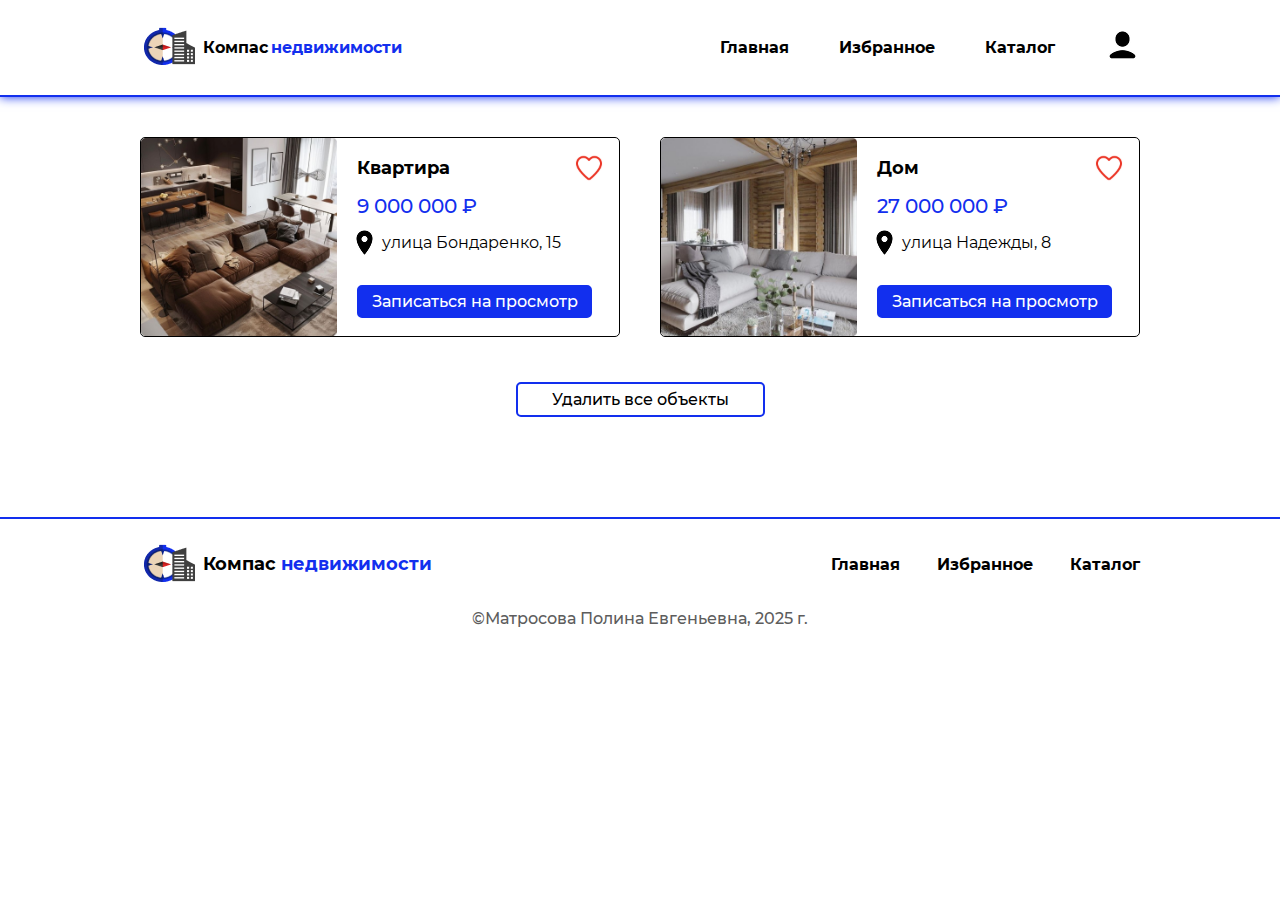
<file: favorit.html>
<!DOCTYPE html>
<html lang="ru">

<head>
    <meta charset="UTF-8">
    <meta name="viewport" content="width=device-width, initial-scale=1.0">
    <title>Компас недвижимости</title>
    <link rel="stylesheet" href="assets/css/style.css">
    <link rel="shortcut icon" href="assets/images/logo/logo.png" type="image/x-icon">


</head>

<body>
    <!-- header start -->
    <header>
        <div class="header_all header_bottom">
            <div class="header_menu header_menu_content container">
                <div class="logo">
                    <a href="#">
                        <img src="assets/images/logo/logo.png" alt="">
                        Компас <span>недвижимости</span>
                    </a>
                </div>

                <nav>
                    <a href="index.html">Главная</a>
                    <a href="favorit.html">Избранное</a>
                    <a href="catalog.html">Каталог</a>
                    <a href="login.html" class="user_icon"><img src="assets/images/header/User.png" alt=""></a>
                </nav>

            </div>
        </div>

        <div class="header_tel">

            <div class="burger-menu">

                <div class="logo">
                    <a href="#">
                        <img src="assets/images/logo/logo.png" alt="">
                        Компас <span>недвижимости</span>
                    </a>
                </div>

                <input type="checkbox" id="burger-toggle">
                <label for="burger-toggle" class="burger-icon">
                    <span></span>
                    <span></span>
                    <span></span>
                </label>
                <nav class="burger-menu-nav">
                    <a href="index.html">Главная</a>
                    <a href="favorit.html">Избранное</a>
                    <a href="catalog.html">Каталог</a>
                    <a href="login.html" class="user_icon" >Войти</a>
                </nav>
            </div>
        </div>
    </header>
    <!-- header end -->


    <!-- favorit start  -->
    <div class="favorit container">
        <div class="favorit_cards favorit_all">

            <div class="favorit_card">
                <div class="img_like">
                    <img src="assets/images/favorit/1.png" alt="">
                </div>
                <div class="info_like">
                    <p class="name">Квартира</p>
                    <p class="price">9 000 000 ₽</p>
                    <div class="adress">
                        <img src="assets/images/icons/Location.png" alt="">
                        <p>улица Бондаренко, 15</p>
                    </div>
                    <a href="#" class="btn_blue btn_see_form">Записаться на просмотр</a>
                </div>
                <div class="img_icon_like">
                    <a href="#"><img src="assets/images/icons/Favorite.svg" alt="" class="delete_object"></a>
                </div>
            </div>

            <div class="favorit_card">
                <div class="img_like">
                    <img src="assets/images/favorit/2.png" alt="" class="delete_object">
                </div>
                <div class="info_like">
                    <p class="name">Дом</p>
                    <p class="price">27 000 000 ₽</p>
                    <div class="adress">
                        <img src="assets/images/icons/Location.png" alt="">
                        <p>улица Надежды, 8</p>
                    </div>
                    <a href="#" class="btn_blue btn_see_form">Записаться на просмотр</a>
                </div>

                <div class="img_icon_like">
                    <a href="#"><img src="assets/images/icons/Favorite.svg" alt=""></a>
                </div>
            </div>
        </div>

        

        <div class="favorit_tel">
            <div class="favorit_btn">
                <div class="favorit_card">
                    <div class="img_like">
                        <img src="assets/images/favorit/1.png" alt="" class="delete_object">
                    </div>
                    <div class="info_like">
                        <p class="name">Квартира</p>
                        <p class="price">9 000 000 ₽</p>
                        <div class="adress">
                            <img src="assets/images/icons/Location.png" alt="">
                            <p>улица Бондаренко, 15</p>
                        </div>

                    </div>
                    <div class="img_icon_like">
                        <a href="#"><img src="assets/images/icons/Favorite.svg" alt="" class="delete_object"></a>
                    </div>
                </div>
                <div class="btn_see">
                    <a href="#" class="btn_blue btn_see_form">Записаться на просмотр</a>
                </div>
            </div>

            <div class="favorit_btn">
                <div class="favorit_card">
                    <div class="img_like">
                        <img src="assets/images/favorit/2.png" alt="">
                    </div>
                    <div class="info_like">
                        <p class="name">Дом</p>
                        <p class="price">27 000 000 ₽</p>
                        <div class="adress">
                            <img src="assets/images/icons/Location.png" alt="">
                            <p>улица Надежды, 8</p>
                        </div>

                    </div>
                    <div class="img_icon_like">
                        <a href="#"><img src="assets/images/icons/Favorite.svg" alt="" class="delete_object"></a>
                    </div>
                </div>
                <div class="btn_see">
                    <a href="#" class="btn_blue btn_see_form">Записаться на просмотр</a>
                </div>
            </div>
        </div>

        <div class="btn_line"></div>

        <div class="btn">
            <a href="#" class="btn_border delete">Удалить все объекты</a>
        </div>

        <div id="myModal_delete_photo" class="modal_delete_photo">
            <div class="modal_content_delete_photo">
                <span class="close_delete_photo close_reg">&times;</span>
                <h2 class="modal_title_delete_photo">Вы действительно хотите удалить данную недвижимость?</h2>
                <div class="btn_delete_photo">
                    <button type="button" class="btn_cancel_delete_photo">Нет</button>
                    <button type="button" class="btn_confirm_delete_photo">Да</button>
                </div>
            </div>
        </div>
        <script>
            const modalDeletePhoto = document.getElementById('myModal_delete_photo');
            const deletePhotoBtns = document.querySelectorAll('.delete_object');
            const closeModalDeletePhoto = document.querySelector('.close_delete_photo');
            const btnCancelDeletePhoto = document.querySelector('.btn_cancel_delete_photo');

            deletePhotoBtns.forEach(button => {
                button.addEventListener('click', (event) => {
                    event.preventDefault();
                    modalDeletePhoto.style.display = 'block';
                });
            });

            closeModalDeletePhoto.addEventListener('click', () => {
                modalDeletePhoto.style.display = 'none';
            });

            btnCancelDeletePhoto.addEventListener('click', () => {
                modalDeletePhoto.style.display = 'none';
            });

            window.addEventListener('click', (event) => {
                if (event.target === modalDeletePhoto) {
                    modalDeletePhoto.style.display = 'none';
                }
            });
        </script>

        <div class="modal" id="myModal">
            <div class="modal-content">
                <div class="close_icon">
                    <span class="close" id="closeModal">&times;</span>
                </div>
                <h2>Запишитесь на просмотр прямо сейчас!</h2>
                <form id="bookingForm">
                    <label for="name">Ваше имя</label>
                    <input type="text" id="name" placeholder="Имя" required>
                    <label for="phone">Ваш телефон</label>
                    <input type="tel" id="phone" placeholder="Телефон" required>
                    <label for="date">Выберите дату</label>
                    <input type="date" id="date" required>
                    <label for="time">Выберите время</label>
                    <input type="time" id="time" required>
                    <button type="submit" class="btn_blue">Записаться</button>
                </form>
            </div>
        </div>

        <div id="myModal_confirm" class="modal_confirm">
            <div class="modal_content_confirm">
                <span class="close_confirm close_reg">&times;</span>
                <h2 class="modal_title_confirm">Вы уверены, что хотите удалить все объекты недвижимости?</h2>
                <div class="btn_confirm">
                    <button type="button" class="btn_cancel_confirm">Нет</button>
                    <button type="button" class="btn_confirm_action">Да</button>
                </div>
            </div>
        </div>
        <script>
            const modal1 = document.getElementById('myModal_confirm');
            const cancelBookingBtns = document.querySelectorAll('.delete');
            const closeModalBt = document.querySelector('.close_confirm');
            const btnCancel = document.querySelector('.btn_cancel_confirm');

            cancelBookingBtns.forEach(button => {
                button.addEventListener('click', (event) => {
                    event.preventDefault();
                    modal1.style.display = 'block';
                });
            });

            closeModalBt.addEventListener('click', () => {
                modal1.style.display = 'none';
            });

            btnCancel.addEventListener('click', () => {
                modal1.style.display = 'none';
            });

            window.addEventListener('click', (event) => {
                if (event.target === modal1) {
                    modal1.style.display = 'none';
                }
            });
        </script>

        <script>
            const modal = document.getElementById('myModal');
            const openModalBtns = document.querySelectorAll('.btn_see_form');
            const closeModalBtn = document.getElementById('closeModal');

            openModalBtns.forEach(button => {
                button.addEventListener('click', (event) => {
                    event.preventDefault();
                    modal.style.display = 'block';
                });
            });

            closeModalBtn.addEventListener('click', () => {
                modal.style.display = 'none';
            });

            window.addEventListener('click', (event) => {
                if (event.target === modal) {
                    modal.style.display = 'none';
                }
            });

            document.getElementById('bookingForm').addEventListener('submit', function (event) {
                event.preventDefault();
                const name = document.getElementById('name').value;
                const phone = document.getElementById('phone').value;
                const date = document.getElementById('date').value;
                const time = document.getElementById('time').value;

                if (name && phone && date && time) {
                    alert(`Спасибо за запись, ${name}! Мы свяжемся с вами для подтверждения записи на ${date} в ${time}.`);
                    modal.style.display = 'none';
                } else {
                    alert('Пожалуйста, заполните все поля.');
                }
            });
        </script>

    </div>
    <!-- favorit end -->


    <!-- footer start  -->
    <footer class="distance">
        <div class="footer_menu container tel_menu_footer">
            <div class="nav_menu">
                <div class="logo">
                    <a href="#">
                        <img src="assets/images/logo/logo.png" alt="">
                        <p>Компас <span class="logo_span">недвижимости</span></p>
                    </a>
                </div>
                <nav>
                    <a href="index.html">Главная</a>
                    <a href="favorit.html">Избранное</a>
                    <a href="catalog.html">Каталог</a>
                </nav>
            </div>
            <div class="links_footer">
                <p>©Матросова Полина Евгеньевна, 2025 г.</p>
            </div>
        </div>
    </footer>
    <!-- footer end  -->

</body>

</html>
</file>
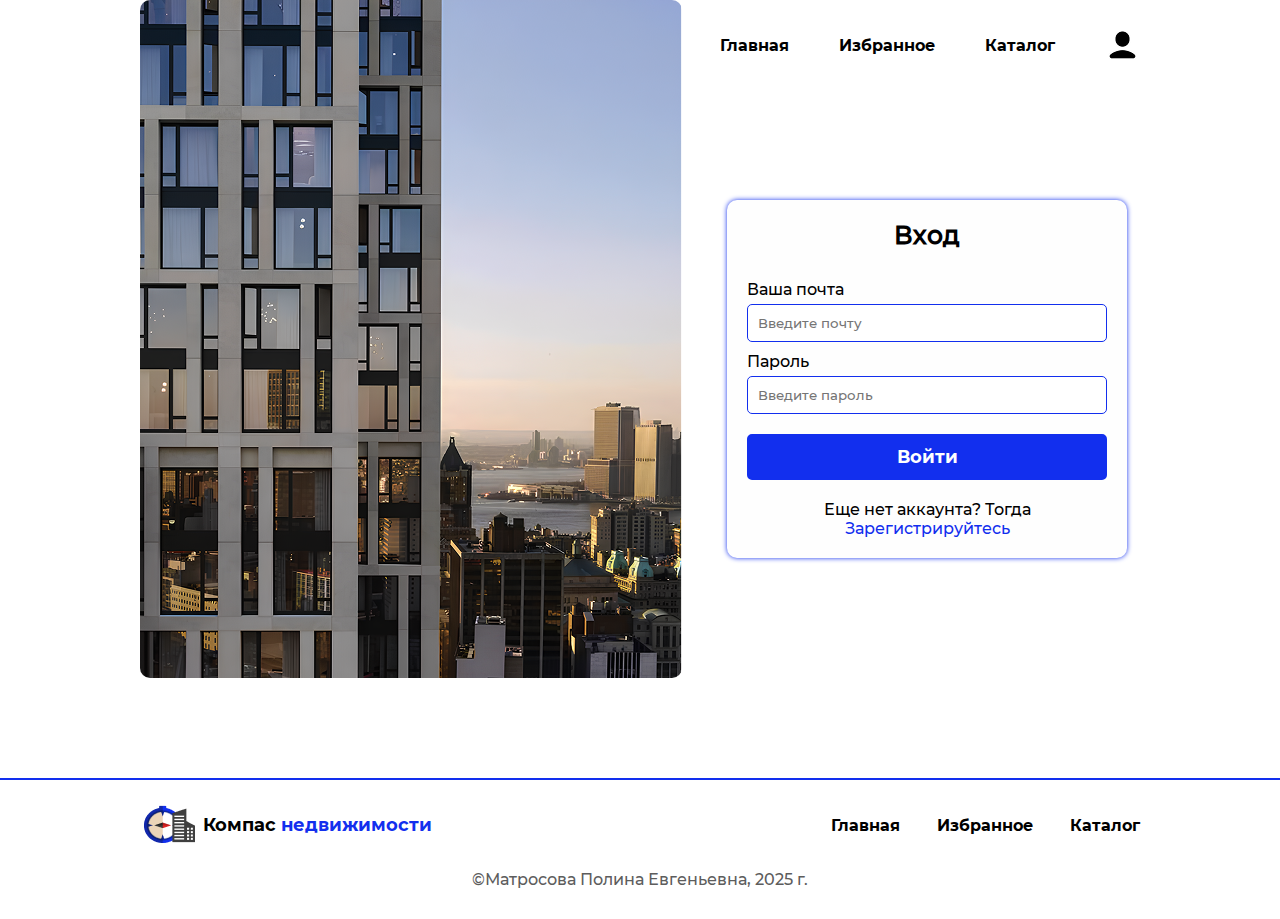
<file: login.html>
<html lang="ru">

<head>
    <meta charset="UTF-8">
    <meta name="viewport" content="width=device-width, initial-scale=1.0">
    <title>Компас недвижимости</title>
    <link rel="stylesheet" href="assets/css/style.css">
    <link rel="shortcut icon" href="assets/images/logo/logo.png" type="image/x-icon">

</head>

<body>

    <!-- header start -->
    <header class="header_top">
        <div class="header_all">
            <div class="header_menu header_menu_index container">
                <nav>
                    <a href="index.html">Главная</a>
                    <a href="favorit.html">Избранное</a>
                    <a href="catalog.html">Каталог</a>
                    <a href="login.html" class="user_icon"><img src="assets/images/header/User.png" alt=""></a>
                </nav>
            </div>
        </div>

        <div class="header_tel">
            <div class="burger-menu">

                <div class="logo">
                    <a href="#">
                        <img src="assets/images/logo/logo.png" alt="">
                        Компас <span>недвижимости</span>
                    </a>
                </div>

                <input type="checkbox" id="burger-toggle">
                <label for="burger-toggle" class="burger-icon">
                    <span></span>
                    <span></span>
                    <span></span>
                </label>
                <nav class="burger-menu-nav">
                    <a href="index.html">Главная</a>
                    <a href="favorit.html">Избранное</a>
                    <a href="catalog.html">Каталог</a>
                    <a href="login.html" class="user_icon" id="open-login-btn">Войти</a>
                </nav>
            </div>
        </div>


    </header>
    <!-- header end -->


    <!-- login start -->
    <div class="banner container banner_log">

        <div class="banner_left">
            <img src="assets/images/banner/banner.png" alt="">
        </div>

        <div class="banner_right">

            <div class="modal_login" id="login-modal">
                <div class="modal_content_login">
                    <h2>Вход</h2>
                    <form>
                        <label for="email">Ваша почта</label>
                        <input type="email" id="email" placeholder="Введите почту">

                        <label for="password">Пароль</label>
                        <input type="password" id="password" placeholder="Введите пароль">

                        <button type="submit" class="btn_login">Войти</button>
                    </form>
                    <div class="acaunt">
                        <p>Еще нет аккаунта? Тогда </p>
                        <p><a href="authorization.html">Зарегистрируйтесь</a></p>
                    </div>

                </div>
            </div>

        </div>

    </div>

    <div class="banner_tel_log">
        <div class="banner_log">
            <div class="modal_login container" id="login-modal">
                <div class="modal_content_login">
                    <h2>Вход</h2>
                    <form>
                        <label for="email">Ваша почта</label>
                        <input type="email" id="email" placeholder="Введите почту">

                        <label for="password">Пароль</label>
                        <input type="password" id="password" placeholder="Введите пароль">

                        <button type="submit" class="btn_login">Войти</button>
                    </form>
                    <div class="acaunt">
                        <p>Еще нет аккаунта? Тогда </p>
                        <p><a href="authorization.html">Зарегистрируйтесь</a></p>
                    </div>

                </div>
            </div>
        </div>
    </div>
    <!-- login end -->

    <footer class="distance">
        <div class="footer_menu container">
            <div class="nav_menu">
                <div class="logo">
                    <a href="#">
                        <img src="assets/images/logo/logo.png" alt="">
                        <p>Компас <span class="logo_span">недвижимости</span></p>
                    </a>
                </div>
                <nav>
                    <a href="index.html">Главная</a>
                    <a href="favorit.html">Избранное</a>
                    <a href="catalog.html">Каталог</a>
                </nav>
            </div>
            <div class="links_footer">
                <p>©Матросова Полина Евгеньевна, 2025 г.</p>
            </div>
        </div>
    </footer>



</body>

</html>
</file>
<file: assets/css/style.css>
* {
    margin: 0;
    padding: 0;
    box-sizing: border-box;
    text-decoration: none;
    font-family: "Montserrat-M";
    scroll-behavior: smooth;
    transition: 0.5s;
}


/* container */
.container {
    margin: 0 auto;
    max-width: 1200px;
}


/* отступ */
.distance {
    margin-top: 120px;
}


/* fonts */
@font-face {
    font-family: "Montserrat-B";
    src: url(../fonts/Montserrat-Bold.ttf);
}

@font-face {
    font-family: "Montserrat-R";
    src: url(../fonts/Montserrat-Regular.ttf);
}

@font-face {
    font-family: "Montserrat-M";
    src: url(../fonts/Montserrat-Medium.ttf);
}


/* title */
.title {
    margin-bottom: 40px;
}

.title .name {
    font-size: 25px;
    font-family: "Montserrat-B";
}

.title .info {
    margin: 10px 0 35px;
    font-size: 20px;
    color: #5D5D5D;
}


/* btn_to_top */
.btn_to_top {
    display: flex;
    align-items: center;
    justify-content: center;
    position: fixed;
    bottom: 20px;
    right: 20px;
    width: 50px;
    z-index: 999;
    background-color: #fff;
    height: 50px;
    border: 1px solid #122FEE;
    border-radius: 50%;
    font-size: 35px;
    box-shadow: 2px 2px 10px #122FEE;
    color: #122FEE;
}


#modal_out {
    display: none;
    position: fixed;
    top: 50%;
    left: 50%;
    transform: translate(-50%, -50%);
    background-color: white;
    padding: 20px;
    box-shadow: 0 4px 8px rgba(0, 0, 0, 0.2);
    border-radius: 8px;
    z-index: 1000;
    text-align: center;
    width: 220px;
}

#overlay {
    display: none;
    position: fixed;
    top: 0;
    left: 0;
    width: 100%;
    height: 100%;
    background-color: rgba(0, 0, 0, 0.5);
    z-index: 999;
}

#no_button {
    margin-top: 20px;
    padding: 10px 20px;
    background-color: #007bff;
    color: white;
    border: none;
    border-radius: 5px;
    cursor: pointer;
}

#no_button:hover {
    background-color: #0056b3;
}


/* header start */
.header_menu a {
    color: black;
    font-family: "Montserrat-B";
}

.header_menu_index {
    width: 60%;
    height: 100px;
    display: flex;
    gap: 65px;
    justify-content: end;
    align-items: center;
}

.header_menu_index nav {
    height: 100px;
    display: flex;
    gap: 65px;
    justify-content: end;
    align-items: center;
}

header nav a:hover {
    color: #122FEE;
}

.user_icon img {
    transition: filter 0.3s ease;
}

.user_icon:hover img {
    cursor: pointer;
    filter: brightness(0) saturate(100%) invert(26%) sepia(78%) saturate(3595%) hue-rotate(221deg) brightness(97%) contrast(101%);
}

.header_nav {
    border-bottom: 1px solid #122FEE;
    box-shadow: 0 0 5px #122FEE;
}

.header_menu_content {
    height: 95px;
    display: flex;
    justify-content: space-between;
    align-items: center;

}

.header_bottom {
    border-bottom: 2px solid #122FEE;
    box-shadow: 0 0 10px #122FEE;
}

.header_menu_content .logo span {
    margin-left: -5px;
    color: #122FEE;
    font-family: "Montserrat-B";
}

.header_menu_content .header_menu nav {
    display: flex;
    align-items: center;
    gap: 57px;
}

.header_menu_content nav {
    display: flex;
    align-items: center;
    gap: 57px;
}

.header_tel {
    display: none;
}

.burger-menu {
    height: 100%;
    position: relative;
    display: flex;
    justify-content: space-between;
    align-items: center;
    padding: 10px;
    max-width: 390px;
    margin: 0 auto;
}

.burger-icon {
    display: block;
    width: 30px;
    height: 20px;
    cursor: pointer;
    position: relative;
    z-index: 1;
}

.burger-icon span {
    display: block;
    position: absolute;
    height: 3px;
    width: 100%;
    background-color: #122FEE;
    opacity: 1;
    left: 0;
    top: 0;
    transition: all 0.3s ease-in-out;
}

.burger-icon span:nth-child(2) {
    top: 7px;
}

.burger-icon span:nth-child(3) {
    top: 14px;
}

#burger-toggle:checked+.burger-icon span {
    opacity: 0;
    top: 50%;
    transform: translateY(-50%);
}

#burger-toggle:checked+.burger-icon span:first-child {
    opacity: 1;
    transform: rotate(45deg);
    top: 50%;
}

#burger-toggle:checked+.burger-icon span:last-child {
    opacity: 1;
    transform: rotate(-45deg);
    top: 50%;
}

.burger-menu-nav {
    position: absolute;
    top: 100%;
    right: 0;
    background-color: #fff;
    border: 1px solid #ccc;
    padding: 10px;
    box-shadow: 0 2px 5px #122FEE;
    display: none;
    z-index: 1;
    text-align: right;
    width: 100%;
    height: 700px;
}

.burger-menu-nav a {
    border-bottom: 1px solid #122FEE;
    display: block;
    padding-top: 20px;
    padding-bottom: 10px;
    text-decoration: none;
    color: black;
}

#burger-toggle:checked~.burger-menu-nav {
    display: block;
}

#burger-toggle {
    display: none;
}

.header_top {
    margin-bottom: 80px;
}

.banner_log .banner_left {
    margin-top: -80px;
}

.modal_reg,
.modal_login {
    width: 100%;
    height: 100%;
    border-radius: 10px;
}

.modal_content_reg,
.modal_content_login {
    width: 450px;
    border-radius: 10px;
    background-color: #fefefe;
    padding: 20px;
    box-shadow: 0 0px 5px #122FEE;
}

.modal_reg h2,
.modal_login h2 {
    font-size: 25px;
    text-align: center;
    margin-bottom: 30px;
}

.modal_reg form,
.modal_login form {
    display: flex;
    flex-direction: column;
    gap: 10px;
}

.modal_reg form input,
.modal_login input {
    margin-top: -5px;
    cursor: pointer;
    outline: none;
    padding: 10px;
    border: 1px solid #122FEE;
    border-radius: 5px;
}

.modal_reg form input:hover, 
.modal_login form input:hover {
    box-shadow: 0 0 10px #122FEE;
}

.modal_content_reg label,
.modal_content_login label {
    font-size: 16px;
}

.btn_reg,
.btn_login {
    margin-top: 10px;
    width: 100%;
    font-family: "Montserrat-B";
    font-size: 18px;
    background-color: #122FEE;
    border-radius: 5px;
    color: white;
    padding: 10px 13px;
    border: 2px solid #122FEE;
}

.btn_reg:hover,
.btn_login:hover {
    cursor: pointer;
    color: black;
    background-color: transparent;
    border: 2px solid #122FEE;
}

.person_lisense {
    font-size: 14px;
    margin: 8px 0 15px;
}

.acaunt {
    font-size: 16px;
    display: flex;
    align-items: center;
    justify-content: center;
    margin-top: 20px;
    flex-direction: column;
}

.acaunt #open-login-modal,
.acaunt a {
    color: #122FEE;
}

/* header end */


/* banner start */
.banner_tel {
    display: none;
}

.banner {
    display: flex;
    gap: 57px;
    align-items: center;
    margin-top: -105px;
}

.banner_left img {
    border-radius: 10px;
}

.logo a {
    color: black;
    display: flex;
    align-items: center;
    gap: 10px;
}

.logo_span {
    color: #122FEE;
}

.logo a p,
.logo_span {
    font-family: "Montserrat-B";
    font-size: 33px;
}


.banner_right {
    font-size: 33px;
}

.banner_txt {
    margin: 20px 0 90px;
}

.btn_blue {
    font-family: "Montserrat-B";
    font-size: 20px;
    background-color: #122FEE;
    border-radius: 10px;
    color: white;
    padding: 17px 28px;
    border: 2px solid #122FEE;
}

.btn_blue:hover {
    color: black;
    background-color: transparent;
    cursor: pointer;
}

.banner_tel .btn_blue:hover {
    color: black;
    background-color: transparent;
    cursor: pointer;
}

/* banner end */


/* the_best start */
.the_best_cards {
    display: flex;
    align-items: center;
    justify-content: space-between;
}

.the_best_card .information_best {
    opacity: 0;
    visibility: hidden;
    transition: opacity 0.3s ease, visibility 0.3s ease;
    position: absolute;
    top: 0;
    left: 0;
    width: 251px;
    height: 100%;
    background-color: rgba(255, 255, 255, 0.7);
    color: black;
    display: flex;
    flex-direction: column;
    justify-content: center;
    align-items: center;
    text-align: center;
    border-radius: 5px;
    padding: 30px;
}

.the_best_card:hover .information_best {
    opacity: 1;
    visibility: visible;
}

.the_best_card {
    position: relative;
    overflow: hidden;
}

.information_best .name_best {
    font-family: "Montserrat-B";
    color: #122FEE;
}

.information_best .adress_best {
    margin: 50px 0 40px;
}

.price_best span {
    color: #122FEE;
}

.adress_best {
    height: 44px;
    font-size: 18px;
}

.name_best {
    font-size: 18px;
    font-family: "Montserrat-B";
}

.price_best {
    font-size: 18px;
    margin-bottom: 32px;
}

.btn_border {
    border: 2px solid #122FEE;
    border-radius: 5px;
    padding: 9px 47px;
    color: black;
    font-size: 16px;
}

.favorit .delete {
    color: black;
    text-decoration: none;
}

.favorit .delete:hover {
    color: white;
    text-decoration: none;
}

.btn_border:hover {
    background-color: #122FEE;
    color: white;
}

/* the_best end */


/* about start  */
.about {
    display: flex;
    justify-content: space-between;
}

.about_left {
    width: 739px;
}

.info_about {
    font-family: "Montserrat-R";
    margin: 30px 0 50px;
    font-size: 16px;
}

.color_logo {
    color: #122FEE;
}

.info_tel {
    display: none;
}

.advice {
    display: flex;
    justify-content: space-between;
    align-items: center;
}

.advice_card {
    font-size: 18px;
    display: flex;
    align-items: center;
    flex-direction: column;
    justify-content: center;
}

.advice_card .name {
    color: #122FEE;
    font-size: 22px;
    font-family: "Montserrat-B";
    margin-bottom: 7px;
}

/* about end */


/* mini_catalog start  */
.catalog_cards {
    display: flex;
    align-items: center;
    justify-content: space-between;
}

.catalog_card {
    width: 302px;
    border-radius: 10px;
    border: 1px solid black;
    display: flex;
    justify-content: start;
    flex-direction: column;
}

.catalog_card .info {
    padding: 15px;
}

.info .name {
    font-size: 18px;
}

.info .adress {
    display: flex;
    align-items: center;
    gap: 5px;
    font-family: "Montserrat-R";
    font-size: 16px;
    margin: 20px 0;
}

.nav_menu .logo a p,
.nav_menu .logo a span {
    font-size: 18px;
}

.info_abaut_home {
    display: flex;
    justify-content: space-between;
    margin-bottom: 22px;
}

.info_abaut_home_card {
    display: flex;
    justify-content: space-between;
    align-items: center;
    gap: 10px;
    font-family: "Montserrat-R";
    font-size: 16px;
}

.price_btn {
    display: flex;
    justify-content: space-between;
    align-items: center;
}

.price_btn .price {
    font-size: 20px;
    color: #122FEE;
}

.price_btn .btn_border {
    font-size: 15px;
    display: flex;
    justify-content: center;
    align-items: center;
    width: 120px;
    height: 33px;
}

.cat_btn {
    margin-top: 45px;
    display: flex;
    align-items: center;
    justify-content: center;
}

.cat_btn .btn_blue {
    border-radius: 5px;
    font-size: 18px;
    width: 210px;
    height: 45px;
    display: flex;
    align-items: center;
    justify-content: center;
    text-wrap: nowrap;
}

/* mini_catalog end */


/* the_best start */
.the_best_cards {
    display: flex;
    align-items: center;
    justify-content: space-between;
}

.the_best_card .information_best {
    opacity: 0;
    visibility: hidden;
    transition: opacity 0.3s ease, visibility 0.3s ease;
    position: absolute;
    top: 0;
    left: 0;
    width: 251px;
    height: 100%;
    background-color: rgba(255, 255, 255, 0.7);
    color: black;
    display: flex;
    flex-direction: column;
    justify-content: center;
    align-items: center;
    text-align: center;
    border-radius: 5px;
}

.the_best_card:hover .information_best {
    opacity: 1;
    visibility: visible;
}

.the_best_card {
    position: relative;
    overflow: hidden;
}

.information_best .name_best {
    font-family: "Montserrat-B";
    color: #122FEE;
}

.information_best .adress_best {
    margin: 50px 0 40px;
}

.price_best span {
    color: #122FEE;
}

.btn_border {
    border: 2px solid #122FEE;
    border-radius: 5px;
    padding: 9px 47px;
}

/* the_best end */


/* reviews start  */
.reviews_cards {
    display: flex;
    justify-content: space-between;
    align-items: center;
    gap: 40px;
}

.reviews_card {
    border: 2px solid #122FEE;
    border-radius: 10px;
    padding: 20px;
    height: 240px;
    width: 368px;
    transition: opacity 0.3s ease;
}

.hidden {
    display: none;
}

.reviwes_person {
    display: flex;
    gap: 15px;
    margin-bottom: 16px;
}

.reviews_card .about {
    height: 97px;
}

.img_all {
    display: block;
}

.img_tel {
    display: none;
}

.reviews_card .date {
    margin-top: 13px;
    color: #5D5D5D;
    font-size: 15px;
}

.person_info {
    display: flex;
    flex-direction: column;
    gap: 6px;
}

.stars {
    display: flex;
    align-items: center;
    gap: 6px;
}

.ellipse_group {
    width: 100%;
    justify-content: center;
    display: flex;
    align-items: center;
    margin-top: 15px;
    gap: 18px;
}

.ellipse {
    width: 40px;
    height: 40px;
    border-radius: 50%;
    border: 1px solid #122FEE;
    font-size: 38px;
    color: #122FEE;
    display: flex;
    align-items: center;
    justify-content: center;
    text-decoration: none;
}

.ellipse:hover {
    box-shadow: 0 0 10px #122FEE;
}

.btn_reviwes {
    width: 100%;
    display: flex;
    align-items: center;
    justify-content: center;
    margin-top: 20px;
}

.btn_reviwes .btn_blue {
    font-size: 18px;
    border-radius: 5px;
    padding: 10px 35px;
}

/* reviews end */


/* faq start */
.question_block {
    margin-top: 50px;
    display: flex;
    flex-wrap: wrap;
    justify-content: space-between;
    flex-direction: column;
}

.question_card {
    width: 100%;
    background-color: #fff;
    border-radius: 8px;
    border-bottom: 2px solid #122FEE;
    margin-bottom: 20px;
    padding: 15px;
    cursor: pointer;
}

.question_title {
    font-size: 16px;
    cursor: pointer;
}

.toggle_icon {
    font-size: 18px;
    font-weight: bold;
    margin-left: 5px;
}

.question_header {
    display: flex;
    align-items: center;
    justify-content: space-between;
}

.answer {
    margin-top: 10px;
    display: none;
    font-size: 14px;
    font-family: "Montserrat-R";
}

.question_card:hover {
    transform: scale(1.02);
}

.question_header.active .question_title {
    color: #122FEE;
}

/* faq end */


/* contacts start */
.contacts {
    display: flex;
    justify-content: space-between;
    width: 100%;
    max-width: 1200px;
    margin: 0 auto;
    border: 1px solid #5D5D5D;
    border-radius: 10px;
    padding: 2px;
}

.contact-info {
    width: 35%;
    background-color: #fff;
    padding: 20px;
}

.map-container {
    width: 65%;
    height: 400px;
}

.contact-info h2 {
    margin-bottom: 20px;
}

.contact-info p {
    margin: 10px 0;
}

.contact-info i {
    color: #007bff;
    margin-right: 10px;
}

.contacts_info {
    display: flex;
    align-items: center;
    gap: 17px;
}

.contact_info {
    margin-top: 30px;
    display: flex;
    flex-direction: column;
    gap: 30px;
}

/* contacts end */


/* footer start */
footer {
    border-top: 2px solid #122FEE;
    padding-bottom: 30px;
}

.nav_menu {
    display: flex;
    align-items: center;
    justify-content: space-between;
}

.footer_menu a {
    color: black;
    font-family: "Montserrat-B";
}

.footer_menu nav {
    height: 100px;
    display: flex;
    gap: 65px;
    justify-content: end;
    align-items: center;
}

.links .docs {
    display: flex;
    flex-direction: column;
    gap: 10px;
}

.links a,
.links {
    font-size: 16px;
    font-family: "Montserrat-R";
    color: #5D5D5D;
}

.links a {
    text-decoration: underline;
}

.links {
    display: flex;
    justify-content: space-between;
    align-items: center;
}

.links_footer {
    text-align: center;
    color: #5D5D5D;
}

footer nav a:hover {
    color: #122FEE;
}

/* footer end */


/* catalog start */
.catalog {
    margin-top: 80px;
}

.filter {
    margin-top: 20px;
    display: flex;
    justify-content: space-between;
    align-items: center;
}

select {
    background-color: white;
    padding: 10px;
    outline: none;
    font-family: "Montserrat-B";
    width: 250px;
    height: 40px;
    border-radius: 5px;
    border: 1px solid #122FEE;
}

.filter .btn_blue {
    width: 134px;
    height: 40px;
    display: flex;
    align-items: center;
    justify-content: center;
}

.catalog {
    margin-top: 30px;
}

.catalog_cards {
    margin-top: 45px;
    display: flex;
    flex-wrap: wrap;
    gap: 77px;
}

/* catalog end */


/* card_house start */
.img_house {
    margin-top: 30px;
    display: flex;
    align-items: center;
    gap: 20px;
    flex-wrap: wrap;
}

.img2_3 {
    display: flex;
    flex-direction: column;
    gap: 20px;
}

.img2,
.img3 {
    display: flex;
    gap: 20px;
}

.img1 img {
    height: 509px;
}

.img_house .card_house_img:hover {
    box-shadow: 0 0 10px #122FEE;
    border-radius: 5px;
}

.btn_card_house {
    margin-top: 65px;
    display: flex;
    align-items: center;
    justify-content: space-between;
}

.btns_card_house {
    display: flex;
    align-items: center;
    justify-content: space-between;
    gap: 25px;
    text-align: center;
    text-wrap: nowrap;
}

.btn_card_house .btn_blue {
    height: 45px;
    font-size: 18px;
    width: 285px;
    display: flex;
    align-items: center;
    justify-content: center;
    border-radius: 5px;
}

.btn_card_house .btn_border {
    height: 45px;
    font-size: 18px;
    width: 190px;
    display: flex;
    align-items: center;
    justify-content: center;
}

.btn_card_house .price {
    color: #122FEE;
    font-size: 25px;
    font-family: "Montserrat-B";
}

.modal {
    display: none;
    position: fixed;
    z-index: 1;
    left: 0;
    top: 0;
    width: 100%;
    height: 100%;
    overflow: auto;
    background-color: rgba(0, 0, 0, 0.4);
}

.modal-content {
    background-color: #fefefe;
    margin: 10% auto;
    padding: 20px;
    border: 1px solid #888;
    width: 30%;
    border-radius: 8px;
}

.close {
    color: #aaa;
    float: right;
    font-size: 28px;
    font-weight: bold;
    cursor: pointer;
}

.close:hover,
.close:focus {
    color: black;
    text-decoration: none;
    cursor: pointer;
}

.modal-content h2 {
    margin-top: 0;
    text-align: center;
    margin: 5px 0 15px;
}

.modal-content label {
    display: block;
    margin-bottom: 5px;
}

.modal-content input {
    width: 100%;
    padding: 10px;
    margin-bottom: 15px;
    border: 1px solid #ccc;
    border-radius: 4px;
}

.modal-content .btn_blue {
    width: 100%;
    display: flex;
    justify-content: center;
    padding: 10px 20px;
    font-size: 16px;
    border-radius: 5px;
    margin-top: 10px;
}

.house_info {
    display: flex;
    justify-content: space-between;
    align-items: start;
    margin: 55px 0;
}

.description,
.about_home {
    padding: 20px;
    border: 1px solid #5D5D5D;
    border-radius: 8px;
}

.description {
    width: 676px;
}

.description p {
    height: 100%;
    margin: 0 0 21px;
}

.title_description p {
    font-family: "Montserrat-R";
    font-size: 16px;
}

.about_home {
    height: 242px;
    width: 503px;
    display: flex;
    flex-direction: column;
}

.title_card {
    font-size: 18px;
}

.about_info .name {
    font-size: 16px;
}

.about_info p {
    font-size: 16px;
    font-family: "Montserrat-R";
}

.about_info {
    margin-top: 16px;
}

#showMoreButton {
    padding-bottom: 5px;
    color: black;
}

#showMoreButton:hover {
    color: #122FEE;
}

/* map start  */
.map-container-house {
    width: 100%;
}

.map_home .title {
    margin-bottom: 30px;
}

/* map end */
/* card_house end */


/* favorit start */
.favorit {
    margin-top: 70px;
}

.favorit_card {
    width: 550px;
    height: 229px;
    display: flex;
    align-items: center;
    border: 1px solid black;
    border-radius: 5px;
    position: relative;
}

.img_like {
    display: flex;
    align-items: center;
}

.info_like {
    position: relative;
    display: flex;
    flex-direction: column;
    padding: 30px;
}

.img_icon_like {
    position: absolute;
    top: 20px;
    right: 20px;
}

.favorit .btn_blue {
    height: 36px;
    border-radius: 8px;
    text-wrap: nowrap;
    font-size: 16px;
    font-family: "Montserrat-M";
    display: flex;
    align-items: center;
    justify-content: center;
}

.favorit_card .adress {
    margin: 15px 0 35px;
    display: flex;
    align-items: center;
    gap: 5px;
}

.favorit_card .adress p {
    font-family: "Montserrat-R";
}

.favorit_all {
    display: block;
}

.favorit_tel {
    display: none;
}

.info_like .name {
    font-family: "Montserrat-B";
    font-size: 18px;
}

.info_like .price {
    color: #122FEE;
    font-size: 20px;
    margin-top: 15px;
}

.img_icon_like a:hover img {
    filter: brightness(0) invert(0.2);
}

.favorit_cards {
    display: flex;
    justify-content: space-between;
    flex-wrap: wrap;
}

.favorit .btn {
    margin-top: 45px;
    display: flex;
    align-items: center;
    justify-content: center;
}

.modal_delete_review {
    display: none;
    position: fixed;
    z-index: 1;
    left: 0;
    top: 0;
    width: 100%;
    height: 100%;
    background-color: rgba(0, 0, 0, 0.5);
}

.modal_content_delete_review {
    background-color: #fff;
    margin: 10% auto;
    padding: 20px;
    border-radius: 10px;
    width: 335px;
    text-align: center;
    position: relative;
}

.close_delete_review {
    position: absolute;
    top: 15px;
    right: 10px;
    font-size: 30px;
    cursor: pointer;
}

.btn_delete_review {
    display: flex;
    align-items: center;
    justify-content: center;
    flex-direction: column;
    gap: 15px;
}

.modal_title_delete_review {
    font-size: 18px;
    margin-bottom: 20px;
}

.btn_cancel_delete_review,
.btn_confirm_delete_review {
    width: 100%;
    padding: 10px 20px;
    border: none;
    border-radius: 5px;
    cursor: pointer;
    font-size: 16px;
}

.btn_cancel_delete_review {
    background-color: #122FEE;
    color: white;
    border: 2px solid #122FEE;
}

.btn_cancel_delete_review:hover {
    color: #000;
    background-color: transparent;
    border: 2px solid #122FEE;
    box-shadow: 0 0 10px #122FEE;
}

.btn_confirm_delete_review {
    border: 2px solid #122FEE;
    color: black;
}

.btn_confirm_delete_review:hover {
    border: 2px solid red;
    color: red;
}

/* favorit end */


/* admin start  */
.nav_admin {
    padding: 20px;
    width: 289px;
    height: 400px;
    position: fixed;
    display: flex;
    flex-direction: column;
    border: 2px solid #122FEE;
    border-radius: 5px;
    top: 120px;
    gap: 25px;
}

.nav_admin a {
    display: flex;
    align-items: center;
    gap: 10px;
    color: black;
    font-family: "Montserrat-B";
    font-size: 20px;
}

/* persons start */
.user_table {
    width: 865px;
    border-collapse: collapse;
    margin: 20px auto;
    box-shadow: 0 0 10px rgba(0, 0, 0, 0.1);
}

.user_table thead {
    border-radius: 5px;
    background-color: #122FEE;
    color: white;
}

.user_table th,
.user_table td {
    font-family: "Montserrat-R";
    padding: 12px 15px;
    text-align: left;
    border-bottom: 1px solid #ddd;
}

.user_table th {
    font-weight: bold;
}

.user_table tbody tr:nth-child(even) {
    background-color: #f9f9f9;
}

.user_table tbody tr:hover {
    background-color: #f1f1f1;
}

.delete {
    color: red;
    text-decoration: none;
}

.delete:hover {
    text-decoration: underline;
}

.admin_info {
    margin-top: 30px;
    display: flex;
    align-items: end;
    justify-content: end;
    flex-direction: column;
}

.modal_delete_profile {
    display: none;
    position: fixed;
    z-index: 1000;
    left: 0;
    top: 0;
    width: 100%;
    height: 100%;
    background-color: rgba(0, 0, 0, 0.5);
}

.modal_content_delete_profile {
    background-color: #fff;
    margin: 15% auto;
    padding: 20px;
    border-radius: 8px;
    width: 350px;
    text-align: center;
}

.modal_title_delete_profile {
    font-size: 22px;
}

.btn_cancel_delete_profile,
.btn_confirm_delete_profile {
    width: 100px;
}

.modal_text_delete_profile {
    font-size: 17px;
    color: #555;
    margin: 15px 0 25px;
}

.btn_delete_profile {
    display: flex;
    justify-content: center;
    gap: 30px;
}

.btn_cancel_delete_profile,
.btn_confirm_delete_profile {
    padding: 10px 20px;
    border: none;
    border-radius: 4px;
    cursor: pointer;
}

.modal_person_log {
    display: none;
    position: fixed;
    z-index: 1;
    left: 0;
    top: 0;
    width: 100%;
    height: 100%;
    background-color: rgba(0, 0, 0, 0.5);
}

.form_person_log {
    display: flex;
    gap: 50px;
    align-items: center;
    justify-content: space-between;
}

.modal_content_person_log {
    background-color: #fff;
    margin: 5% auto;
    padding: 30px;
    border-radius: 10px;
    width: 900px;
    height: 500px;
    position: relative;
}

.close_person_log {
    position: absolute;
    right: 20px;
    top: 25px;
    font-size: 30px;
    cursor: pointer;
}

.modal_title_person_log {
    margin-bottom: 20px;
    font-size: 20px;
    text-align: center;
}

.label_person_log {
    display: block;
    margin-top: 10px;
}

.input_person_log {
    width: 100%;
    padding: 10px;
    margin-top: 5px;
    border: 1px solid #ccc;
    border-radius: 5px;
    font-size: 16px;
}

.profile_photo_person_log {
    position: relative;
    margin-top: 10px;
    text-align: center;
    display: inline-block;
}

.edit_photo_btn_person_log {
    position: absolute;
    bottom: 220px;
    right: 25px;
    background-color: white;
    color: #fff;
    border: none;
    border-radius: 50%;
    width: 40px;
    height: 40px;
    cursor: pointer;
    display: flex;
    align-items: center;
    justify-content: center;
}

.photo_overlay_person_log {
    position: absolute;
    top: 0;
    left: 0;
    width: 100%;
    height: 100%;
    background-color: rgba(0, 0, 0, 0.6);
    color: #fff;
    font-size: 14px;
    text-align: center;
    display: flex;
    align-items: center;
    justify-content: center;
    border-radius: 60px;
    opacity: 0;
    transition: opacity 0.3s ease;
    cursor: pointer;
    font-size: 18px;
}

.profile_photo_person_log:hover .photo_img_person_log {
    opacity: 0.7;
}

.profile_photo_person_log:hover .photo_overlay_person_log {
    opacity: 1;
}

.delete_photo_btn_person_log {
    width: 100%;
    margin-top: 20px;
    background-color: #122FEE;
    color: #fff;
    border: none;
    padding: 7px 10px;
    border-radius: 5px;
    border: 2px solid #122FEE;
    font-size: 18px;
}

.delete_photo_btn_person_log:hover {
    cursor: pointer;
    background-color: white;
    border: 2px solid red;
    color: red;
}

.form_right input {
    border: 1px solid #122FEE;
}

.form_right .btn_blue {
    height: 40px;
    margin-top: 25px;
}

.form_left .delete_photo_btn_person_log {
    height: 40px;
    margin-top: 35px;
}

.form_left {
    width: 293px;
}

.modal_confirm {
    display: none;
    position: fixed;
    z-index: 1;
    left: 0;
    top: 0;
    width: 100%;
    height: 100%;
    background-color: rgba(0, 0, 0, 0.5);
}

.modal_content_confirm {
    background-color: #fff;
    margin: 10% auto;
    padding: 20px;
    border-radius: 10px;
    width: 335px;
    text-align: center;
    position: relative;
}

.close_confirm {
    position: absolute;
    top: 15px;
    right: 10px;
    font-size: 30px;
    cursor: pointer;
}

.btn_confirm {
    display: flex;
    align-items: center;
    justify-content: center;
    flex-direction: column;
    gap: 15px;
}

.modal_title_confirm {
    font-size: 18px;
    margin-bottom: 20px;
}

.btn_cancel_confirm,
.btn_confirm_action {
    width: 100%;
    padding: 10px 20px;
    border: none;
    border-radius: 5px;
    cursor: pointer;
    font-size: 16px;
}

.btn_cancel_confirm {
    background-color: #122FEE;
    color: white;
    border: 2px solid #122FEE;
}

.btn_cancel_confirm:hover {
    color: #000;
    background-color: transparent;
    border: 2px solid #122FEE;
    box-shadow: 0 0 10px #122FEE;
}

.btn_confirm_action {
    border: 2px solid #122FEE;
    color: black;
}

.btn_confirm_action:hover {
    border: 2px solid red;
    color: red;
}

.modal_delete_photo {
    display: none;
    position: fixed;
    z-index: 1;
    left: 0;
    top: 0;
    width: 100%;
    height: 100%;
    background-color: rgba(0, 0, 0, 0.5);
}

.modal_content_delete_photo {
    background-color: #fff;
    margin: 10% auto;
    padding: 20px;
    border-radius: 10px;
    width: 335px;
    text-align: center;
    position: relative;
}

.close_delete_photo {
    position: absolute;
    top: 15px;
    right: 10px;
    font-size: 30px;
    cursor: pointer;
}

.btn_delete_photo {
    display: flex;
    align-items: center;
    justify-content: center;
    flex-direction: column;
    gap: 15px;
}

.modal_title_delete_photo {
    font-size: 18px;
    margin-bottom: 20px;
}

.add_admin .img3:hover {
    box-shadow: none;
}

.btn_cancel_delete_photo,
.btn_confirm_delete_photo {
    width: 100%;
    padding: 10px 20px;
    border: none;
    border-radius: 5px;
    cursor: pointer;
    font-size: 16px;
}

.btn_cancel_delete_photo {
    background-color: #122FEE;
    color: white;
    border: 2px solid #122FEE;
}

.btn_cancel_delete_photo:hover {
    color: #000;
    background-color: transparent;
    border: 2px solid #122FEE;
    box-shadow: 0 0 10px #122FEE;
}

.btn_confirm_delete_photo {
    border: 2px solid #122FEE;
    color: black;
}

.btn_confirm_delete_photo:hover {
    border: 2px solid red;
    color: red;
}

/* persons end  */

/* house start */
.house_admin {
    display: flex;
    justify-content: end;
    align-items: end;
    flex-direction: column;
}

.house_admin_cards {
    display: flex;
    gap: 35px;
    flex-wrap: wrap;
    justify-content: end;
    align-items: end;
}

.house_admin_card {
    width: 415px;
    display: flex;
    border: 1px solid black;
    border-radius: 10px;
    height: 182px;
}

.admin_btn {
    margin-top: 5px;
    display: flex;
    flex-direction: column;
    gap: 15px;
}

.admin_line {
    width: 244px;
    border-top: 1px solid #000;
}

.admin_btn a {
    display: flex;
    align-items: center;
    gap: 10px;
    font-family: "Montserrat-R";
    color: #000;
    font-size: 14px;
}

.info_admin,
.admin_btn {
    display: flex;
    flex-direction: column;
    padding: 10px 5px 5px;
}

.info_admin .adress {
    display: flex;
    height: 38px;
    gap: 5px;
    align-items: center;
    margin: 13px 0 10px;
}

.info_admin .adress p {
    font-family: "Montserrat-R";
}

.info_admin .adress img {
    display: flex;
    align-items: center;
    justify-content: start;
    border-radius: 10px;
    height: 25px;
    width: 25px;
}

.info_admin .name {
    font-family: "Montserrat-B";
}

.house_admin .title {
    width: 865px;
    display: flex;
    justify-content: start;
}

.btn_admin_house {
    width: 865px;
    display: flex;
    gap: 26px;
    justify-content: center;
    margin-top: 40px;
}

/* house end */

/* reviwes_admin start  */
.reviwes_admin {
    width: 865px;

}

.reviews_card {
    position: relative;
}

.trash_img {
    top: 25px;
    right: 25px;
    position: absolute;
}

.reviwes_admin .about {
    font-size: 14px;
}

/* reviwes_admin end  */


/* edit_admin_house start  */
.edit {
    color: #122FEE;
}

.title_description p {
    font-family: "Montserrat-R";
}

.about_info .title_btn {
    margin-top: 50px;
}

.edit_btn {
    display: flex;
    align-items: center;
    justify-content: center;
    gap: 40px;
}

.edit_admin_house .btn_card_house {
    display: flex;
    justify-content: start;
    align-items: center;
    gap: 15px;
}

.img3 {
    position: relative;
}

.edit_img_icon {
    border-radius: 50%;
    position: absolute;
    display: flex;
    top: 10px;
    margin-left: 185px;
    gap: 215px;
}

.edit_img_icon img {
    background-color: white;
    padding: 8px;
    border-radius: 50%;
}

.edit_img_icon:hover {
    cursor: pointer;
}

.img2 .edit_img_icon {
    margin-top: 130px;
}

.img1 .edit_img_icon {
    top: 140px;
    left: 390px;
}

.img1 .edit_img_icon img,
.img2_3 .edit_img_icon img {
    width: 40px;
    height: 40px;
}

.edit_admin_house .btn_card_house:hover,
.edit_admin_house .title_btn .edit:hover {
    text-decoration: underline;
    cursor: pointer;
    color: #122FEE;
}

/* edit_admin_house end */

/* add_admin start */
.add_admin .img2_3 .img_add,
.add_admin .img3 .img_add {
    width: 235px;
    height: 243px;
}

.edit_img_icon img:hover,
.img_add:hover {
    cursor: pointer;
    box-shadow: 0 0 10px #122FEE;
}

.edit_admin_house .title_btn {
    display: flex;
    align-items: center;
    justify-content: center;
    margin-top: 30px;
}

.add_admin .description {
    border: transparent;
}

.add_admin .description textarea {
    margin-top: -20px;
    margin-left: -20px;
    margin-bottom: -25px;
    width: 676px;
    height: 240px;
    padding: 15px;
    font-size: 18px;
}

.add_admin .about_home {
    height: 240px;
}

.edit_admin_house .map_home {
    display: flex;
    flex-direction: column;
}

.edit_admin_house .map_home img {
    width: 100%;
    height: 450px;
}

.map_home .edit_btn .btn_border {
    margin-top: 55px;
}

.add_admin .map_home .edit_btn {
    margin-top: 30px;
}

.footer_admin {
    padding-top: 30px;
}

/* add_admin end */
/* admin end */


/* person start */
.person {
    margin-top: 50px;
}

.person_info_forms {
    display: flex;
    gap: 96px;
}

.person_left_info_inputs {
    display: flex;
    gap: 38px;
}

.person_form form {
    display: flex;
    flex-direction: column;
    gap: 10px;
}

.person_info {
    font-size: 18px;
}

.person_info_input {
    padding: 5px;
    border: 2px solid #122FEE;
    outline: none;
    border-radius: 5px;
    width: 380px;
    height: 45px;
}

.person_left_btn {
    margin-top: 25px;
    display: flex;
    gap: 35px;
    justify-content: center;
}

.person_info_forms .btn_blue,
.person_info_forms .btn_border {
    font-size: 18px;
    font-family: "Montserrat-M";
    padding: 8px 22px;
    border-radius: 5px;
}

.person_info_right {
    display: flex;
    flex-direction: column;
}

.person_info_right .info {
    margin: -20px 0 20px;
}

.person_info_right textarea {
    margin-top: 10px;
    padding: 10px;
    width: 368px;
    height: 122px;
    border: 2px solid #122FEE;
    border-radius: 10px;
    margin-bottom: 45px;
    outline: none;
}

.person_right_btn {
    width: 100%;
    display: flex;
    justify-content: center;
}

.object_table {
    width: 100%;
    margin: 20px auto;
    box-shadow: 0 0 10px rgba(0, 0, 0, 0.1);
    border-collapse: collapse;
}

.btn_edit_admin {
    margin-top: -30px;
}

.object_table thead {
    border-radius: 5px;
    background-color: #122FEE;
    color: white;
}

.object_table th,
.object_table td {
    font-family: "Montserrat-R";
    padding: 12px 15px;
    text-align: left;
    border-bottom: 1px solid #ddd;
    line-height: 1.6;
}

.banner_tel_log {
    display: none;

}

.object_table th {
    font-weight: bold;
    border-right: 1px solid white;
}

.object_table td {
    border-right: 1px solid #ddd;
}

.object_table th:last-child,
.object_table td:last-child {
    border-right: none;
}

.object_table tbody tr:nth-child(even) {
    background-color: #f9f9f9;
}

.object_table tbody tr:hover {
    background-color: #f1f1f1;
}

.delete {
    color: red;
    text-decoration: none;
}

.delete:hover,
.link:hover {
    text-decoration: underline;
}

.btn_table {
    display: flex;
    gap: 30px;
}

.btn_table .link {
    color: black;
}

.all_object {
    display: block;
}

.object_tel {
    display: none;
}

.users_all {
    display: block;
}

.users_tel {
    display: none;
}

.btn_all {
    display: block;
}

.btn_tel {
    display: none;
}

/* person end */


/* АДАПТИВ */
/* адаптив планшет */
@media screen and (min-width: 441px) and (max-width: 1280px) {

    /* title */
    .title {
        margin-bottom: 30px;
    }

    .title .name {
        font-size: 22px;
        font-family: "Montserrat-B";
    }

    .title .info {
        margin: 10px 0 0;
        font-size: 18px;
    }


    /* container */
    .container {
        max-width: 1000px;
        margin: 0 auto;
    }


    /* distance */
    .distance {
        margin-top: 100px;
    }


    /* btn_to_top */
    .btn_to_top {
        width: 45px;
        height: 45px;
        bottom: 20px;
        right: 20px;
    }

    /* header start */
    .header_menu_index {
        width: 90%;
        height: 90px;
        display: flex;
        gap: 50px;
        justify-content: end;
        align-items: center;
    }

    .header_menu_index nav {
        height: 90px;
        display: flex;
        gap: 50px;
        justify-content: end;
        align-items: center;
    }

    .header_menu_content {
        height: 95px;
        display: flex;
        justify-content: space-between;
        align-items: center;
    }

    .header_menu_content .header_menu nav {
        display: flex;
        align-items: center;
        gap: 50px;
    }

    .header_menu_content nav {
        display: flex;
        align-items: center;
        gap: 50px;
    }

    .modal_content_reg, .modal_content_login {
        width: 400px;
        border-radius: 10px;
        background-color: #fefefe;
        padding: 20px;
        box-shadow: 0 0px 5px #122FEE;
    }

    /* header end */


    /* banner start */
    .banner {
        display: flex;
        gap: 45px;
        align-items: center;
        margin-top: -90px;
    }

    .logo a {
        color: black;
        display: flex;
        align-items: center;
        gap: 8px;
    }

    .logo a p,
    .logo_span {
        font-size: 26px;
    }

    .banner_right {
        font-size: 25px;
    }

    .banner_txt {
        margin: 18px 0 85px;
    }

    .btn_blue {
        font-size: 18px;
        padding: 14px 22px;
        border: 2px solid #122FEE;
    }

    /* banner end */


    /* the_best start */
    .the_best_card img {
        width: 272px;
        height: 326px;
    }

    .the_best_card .information_best {
        width: 240px;
        padding: 22px;
    }

    .adress_best {
        height: 44px;
        font-size: 17px;
    }

    .name_best {
        font-size: 17px;
        font-family: "Montserrat-B";
    }

    .price_best {
        font-size: 17px;
        margin-bottom: 32px;
    }

    .btn_border {
        padding: 6px 40px;
        font-size: 16px;
    }

    /* the_best end */


    /* about start  */
    .about .title {
        margin-bottom: 20px;
    }

    .about_left {
        width: 660px;
    }

    .info_about {
        margin: 0 0 35px;
    }

    .advice_card {
        font-size: 17px;
    }

    .advice_card .name {
        font-size: 20px;
    }

    .about_right {
        display: flex;
        align-items: center;
        justify-content: center;
    }

    .about_right img {
        width: 295px;
        height: 100%;
    }

    /* about end */


    /* mini_catalog start  */
    .catalog_card {
        width: 260px;
    }

    .catalog_card .info {
        padding: 14px;
    }

    .info .adress {
        font-family: "Montserrat-R";
        font-size: 16px;
        margin: 18px 0;
    }

    .adress img {
        margin-left: -5px;
    }

    .info_abaut_home img {
        width: 21px;
        height: 21px;
    }

    .info_abaut_home_card {
        display: flex;
        gap: 5px;
    }

    .price_btn .price {
        font-size: 18px;
    }

    .price_btn .btn_border {
        font-size: 14px;
        width: 104px;
        height: 27px;
    }

    .cat_btn {
        margin-top: 37px;
    }

    .cat_btn .btn_blue {
        width: 193px;
        height: 39px;
    }

    /* mini_catalog end */


    /* reviews start  */
    .reviews_card {
        height: 210px;
        width: 320px;
    }

    .reviwes_person {
        display: flex;
        gap: 10px;
        margin-bottom: 12px;
    }

    .reviews_card .about {
        height: 90px;
    }

    .reviews_card .date {
        margin-top: 8px;
        color: #5D5D5D;
    }

    .reviwes_person img {
        width: 65px;
        height: 100%;
    }

    .reviews_card .about {
        font-size: 14px;
        font-family: "Montserrat-R";
    }

    .person_info img {
        width: 18px;
        height: 18px;
    }

    .stars {
        display: flex;
        align-items: center;
        gap: 4px;
    }

    .btn_reviwes .btn_blue {
        font-size: 17px;
        padding: 10px 30px;
    }

    /* reviews end */


    /* faq start */
    .question_block {
        margin-top: 45px;
    }

    /* faq end */


    /* contacts start */
    .contacts {
        max-width: 1000px;
    }

    .contact-info {
        width: 35%;
        background-color: #fff;
        padding: 20px;
    }

    .map-container {
        width: 65%;
        height: 380px;
    }

    .contacts_info {
        display: flex;
        align-items: center;
        gap: 10px;
    }

    .btn_edit_admin {
        margin-top: 50px;
    }

    .contact-info p {
        margin: 5px 0;
    }

    .contact_info {
        margin-top: 30px;
        display: flex;
        flex-direction: column;
        gap: 30px;
    }

    .contact_info img {
        width: 37px;
        height: 37px;
    }

    /* contacts end */


    /* footer start */
    footer {
        border-top: 2px solid #122FEE;
        padding-bottom: 30px;
    }

    .footer_menu nav {
        height: 90px;
        display: flex;
        gap: 37px;
    }

    .links .docs {
        display: flex;
        flex-direction: column;
        gap: 8px;
    }

    /* footer end */


    /* catalog start */
    .catalog {
        margin-top: 80px;
    }

    .filter {
        margin-top: 20px;
        display: flex;
        justify-content: space-between;
        align-items: center;
    }

    select {
        font-size: 13px;
        padding: 5px;
        width: 200px;
        height: 36px;
        border-radius: 5px;
    }

    .filter .btn_blue {
        width: 120px;
        height: 36px;
        border-radius: 5px;
    }

    .catalog {
        margin-top: 20px;
    }

    .catalog_card img {
        border-radius: 10px;
    }

    .info_abaut_home_card img,
    .info img {
        border-radius: 0px;
    }

    /* catalog end */


    /* card_house start */
    .modal-content h2 {
        font-size: 22px;
    }

    .modal-content .btn_blue {
        font-size: 15px;
        border-radius: 5px;
        margin-top: 10px;
    }

    .img_house {
        margin-top: 30px;
        display: flex;
        align-items: center;
        justify-content: center;
        gap: 10px;
        flex-wrap: wrap;
    }

    .img2_3 {
        display: flex;
        flex-direction: column;
        gap: 10px;
    }

    .img2,
    .img3 {
        display: flex;
        gap: 10px;
    }

    .img2 img,
    .img3 img {
        width: 202px;
        height: 100%;
    }

    .img1 img {
        width: 100%;
        height: 430px;
    }

    .btn_card_house {
        margin-top: 50px;
    }

    .btns_card_house {
        display: flex;
        align-items: center;
        justify-content: space-between;
        gap: 25px;
        text-align: center;
        text-wrap: nowrap;
    }

    .btn_card_house .btn_blue {
        height: 40px;
        width: 260px;
        border-radius: 5px;
        font-size: 16px;
    }

    .btn_card_house .btn_border {
        height: 40px;
        width: 170px;
        font-size: 16px;
    }

    .btn_card_house .price {
        font-size: 22px;
    }

    .house_info {
        display: flex;
        gap: 25px;
        margin: 40px 0;
    }

    .description,
    .about_home {
        padding: 12px;
        border-radius: 7px;
    }

    .description {
        width: 559px;
    }

    .description p {
        height: 100%;
        margin: 0 0 21px;
    }

    .title_description p {
        font-family: "Montserrat-R";
        font-size: 15px;
    }

    .about_home {
        height: 223px;
        width: 440px;
    }

    .about_info .name {
        font-size: 15px;
    }

    .about_info p {
        font-size: 15px;
    }

    .about_info {
        margin-top: 15px;
    }

    #showMoreButton {
        font-size: 15px;
    }

    .map_home #map-container {
        width: 100%;
    }

    /* card_house end */


    /* favorit start */
    .favorit {
        margin-top: 40px;
    }

    .img_like img {
        width: 100%;
        height: 198px;
    }

    .favorit_card {
        width: 480px;
        height: 200px;
    }

    .info_like {
        padding: 20px;
    }

    .img_icon_like {
        top: 15px;
        right: 15px;
    }

    .favorit .btn_blue {
        width: 235px;
        height: 33px;
        border-radius: 5px;
    }

    .favorit_card .adress {
        margin: 12px 0 30px;
    }

    .btn .btn_border {
        width: 249px;
        text-wrap: nowrap;
        display: flex;
        align-items: center;
        justify-content: center;
    }

    /* favorit end */


    /* admin start  */
    .nav_admin {
        padding: 20px;
        width: 230px;
        height: 350px;
        position: fixed;
        display: flex;
        flex-direction: column;
        border: 2px solid #122FEE;
        border-radius: 5px;
        top: 120px;
        gap: 25px;
    }

    .nav_admin a {
        display: flex;
        gap: 8px;
        font-size: 17px;
    }

    .nav_admin img {
        width: 35px;
        height: 32px;
    }

    /* persons start */
    .user_table {
        width: 730px;
    }

    .user_table th,
    .user_table td {
        font-size: 14px;
    }

    /* persons end  */

    /* house start */
    .house_admin_cards {
        display: flex;
        gap: 20px;
    }

    .house_admin_card {
        width: 368px;
    }

    .admin_btn {
        margin-top: 4px;
        display: flex;
        flex-direction: column;
        gap: 12px;
    }

    .admin_line {
        width: 197px;
        border-top: 1px solid #000;
    }

    .admin_btn a {
        display: flex;
        gap: 7px;
        font-size: 14px;
    }

    .info_admin,
    .admin_btn {
        display: flex;
        flex-direction: column;
        padding: 10px 7px 5px;
    }

    .info_admin .adress {
        font-size: 14px;
        height: 40px;
    }

    .info_admin .adress img {
        height: 22px;
        width: 22px;
    }

    .info_admin .name {
        font-size: 14px;
    }

    .house_admin .title {
        width: 750px;
    }

    .btn_admin_house {
        width: 750px;
        margin-top: 30px;
    }

    .admin_btn a img {
        width: 23px;
        height: 23px;
    }

    /* house end */

    /* reviwes_admin start  */
    .reviwes_admin {
        width: 755px;
    }

    .reviews_card {
        position: relative;
        height: 230px;
    }

    .trash_img img {
        width: 22px;
        height: 22px;
    }

    .reviwes_admin .about {
        font-size: 14px;
    }

    .reviwes_admin .stars img {
        width: 16px;
        height: 16px;
    }

    .reviwes_admin .stars {
        font-size: 16px;
    }

    /* reviwes_admin end  */


    /* edit_admin_house start  */
    .about_info .title_btn {
        margin-top: 30px;
    }

    .edit_admin_house .btn_card_house {
        display: flex;
        justify-content: start;
        align-items: center;
        gap: 10px;
    }

    .img2 .edit_img_icon {
        margin-top: 130px;
    }

    .img1 .edit_img_icon {
        margin-left: -135px;
    }

    .edit_img_icon {
        border-radius: 50%;
        position: absolute;
        display: flex;
        top: 10px;
        margin-left: 150px;
        gap: 175px;
    }

    .edit_img_icon img {
        background-color: white;
        padding: 8px;
        border-radius: 50%;
    }

    .img1 .edit_img_icon {
        top: 140px;
        left: 580px;
    }

    .img1 .edit_img_icon img,
    .img2_3 .edit_img_icon img {
        width: 40px;
        height: 40px;
    }

    .btn_card_house:hover,
    .title_btn .edit:hover {
        text-decoration: underline;
        cursor: pointer;
        color: #122FEE;
    }

    /* edit_admin_house end */

    /* add_admin start */
    .add_admin .img2_3 .img_add,
    .add_admin .img3 .img_add {
        width: 202px;
        height: 208px;
    }

    .add_admin .img1 .img_add {
        height: 425px;
        width: 100%;
    }

    .edit_admin_house .map_home img {
        width: 100%;
        height: 350px;
    }

    .map_home .edit_btn .btn_border {
        margin-top: -25px;
    }

    .add_admin .title_card p {
        font-size: 16px;
    }

    .add_admin .description {
        height: 223px;
    }

    /* add_admin end */
    /* admin end */


    /* person start */
    .person {
        margin-top: 40px;
    }

    .person_info_forms {
        display: flex;
        gap: 60px;
    }

    .person_left_info_inputs {
        display: flex;
        gap: 25px;
    }

    .person_info_img img {
        width: 260px;
        height: 100%;
    }

    .person_form form {
        display: flex;
        flex-direction: column;
        gap: 10px;
    }

    .person_info {
        font-size: 16px;
    }

    .person_info_input {
        width: 269px;
        height: 40px;
    }

    .person_form input {
        font-size: 12px;
    }

    .person_info_forms .btn_blue,
    .person_info_forms .btn_border {
        font-size: 16px;
        font-family: "Montserrat-M";
        padding: 8px 18px;
    }

    .person_info_right .info {
        margin: -20px 0 20px;
    }

    .person_info_right textarea {
        height: 115px;
    }

    .object_table {
        width: 100%;
        margin: 20px auto;
        box-shadow: 0 0 10px rgba(0, 0, 0, 0.1);
        border-collapse: collapse;
    }

    .object_table th,
    .object_table td {
        font-size: 15px;
        line-height: 1.1;
    }

    .btn_table {
        display: flex;
        gap: 30px;
    }

    .btn_table .link {
        color: black;
    }

    .add_admin .description textarea {
        margin-top: -10px;
        margin-left: -10px;
        height: 240px;
        width: 540px;
        border-radius: 5px;
        padding: 10px;
        font-size: 16px;
    }

    .add_admin .house_info {
        display: flex;
        gap: 0px;
    }

    .edit_admin_house .add_edit {
        margin-top: 20px;
    }

    /* person end */

}


/* адаптив телефон */
@media screen and (min-width: 100px) and (max-width: 440px) {

    /* title */
    .title {
        margin-bottom: 20px;
    }

    .title .name {
        font-size: 18px;
        font-family: "Montserrat-B";
    }

    .title .info {
        margin: 10px 0 0;
        font-size: 16px;
    }


    /* container */
    .container {
        max-width: 390px;
        margin: 0 auto;
    }


    /* distance */
    .distance {
        margin-top: 50px;
    }


    /* btn_to_top */
    .btn_to_top {
        width: 45px;
        height: 45px;
        bottom: 20px;
        right: 20px;
    }

    /* header start */
    .header_all {
        display: none;
    }

    .header_tel {
        display: block;
        height: 60px;
        border-bottom: 1px solid #122FEE;
        box-shadow: 0 0 10px #122FEE;
    }

    .burger-menu .logo img {
        width: 45px;
        height: 100%;
    }

    .burger-menu .logo a {
        display: flex;
        font-family: "Montserrat-B";
    }

    .burger-menu .logo span {
        color: #122FEE;
        font-family: "Montserrat-B";
        margin-left: -5px;
    }

    /* header end */


    /* banner start */

    .banner_tel_log {
        margin-top: -80px;
        display: block;
        background: url(../images/banner/banner_tel.png);
        width: 100%;
        height: 650px;
        background-size: cover;
        background-repeat: no-repeat;
        padding-top: 30px;
        display: flex;
        align-items: center;
        justify-content: center;
    }

    .modal_reg h2, .modal_login h2 {
        font-size: 20px;
    }

    .btn_reg, .btn_login {
        margin-top: 10px;
        width: 100%;
        font-family: "Montserrat-B";
        background-color: #122FEE;
        border-radius: 5px;
        color: white;
        padding: 8px 13px;
        font-size: 16px;
    }

    .modal_content_reg, .modal_content_login {
        width: 350px;
        border-radius: 10px;
        background-color: #fefefe;
        padding: 20px;
        box-shadow: 0 0px 5px #122FEE;
    }

    .modal_content_login {
        width: 300px;
    }

    .banner_left,
    .banner_right {
        display: none;
    }

    .banner_tel {
        display: block;
        background: url(../images/banner/banner_tel.png);
        width: 100%;
        height: 252px;
        background-size: cover;
    }

    .banner_info {
        padding-top: 70px;
        height: 252px;
        display: flex;
        flex-direction: column;
        align-items: center;
        color: white;
        text-align: center;
        gap: 25px;
    }

    .banner_txt {
        width: 309px;
        font-size: 18px;
        margin: 0;
    }

    .btn_blue {
        font-family: "Montserrat-M";
        font-size: 18px;
        padding: 7px 25px;
        border: 2px solid #122FEE;
        border-radius: 5px;
    }


    /* banner end */


    /* the_best start */
    .the_best_cards {
        display: flex;
        flex-direction: column;
        gap: 15px;
    }

    .the_best_card img {
        width: 200px;
        height: 100%;
    }

    .the_best_card .information_best {
        width: 175px;
        padding: 10px;
    }

    .information_best .adress_best {
        height: 25px;
        font-size: 15px;
        margin: 20px 0 50px;
    }

    .name_best {
        font-size: 15px;
        font-family: "Montserrat-B";
    }

    .price_best {
        font-size: 15px;
        margin-bottom: 22px;
        margin-top: -10px;
    }

    .btn_border {
        padding: 6px 20px;
        font-size: 15px;
    }

    /* the_best end */


    /* about start  */
    .about {
        display: flex;
        flex-direction: column;
        align-items: center;
    }

    .about .title {
        margin-bottom: 20px;
    }

    .about_left {
        width: 375px;
    }

    .advice {
        margin-top: 25px;
        display: flex;
        flex-wrap: wrap;
        gap: 25px;
        justify-content: center;
    }

    .info_about {
        margin: 0 0 0px;
    }

    .advice_card {
        font-size: 17px;
    }

    .advice_card .name {
        font-family: "Montserrat-M";
        font-size: 18px;
        margin-bottom: 0px;
    }

    .advice_card .info {
        font-family: "Montserrat-R";
        font-size: 16px;
        margin-bottom: 15px;
    }

    .about_right img {
        width: 295px;
        height: 100%;
    }

    .info_all {
        display: none;
    }

    .info_tel {
        display: block;
    }

    span .info_tel_more {
        color: black;
    }

    #toggleButton {
        font-size: 15px;
        margin-top: 5px;
        color: black;
        border: none;
        cursor: pointer;
        border-radius: 5px;
        background-color: transparent;
    }

    #toggleButton:hover {
        color: #0056b3;
    }

    .btn_reviwes .btn_blue {
        font-size: 16px;
        border-radius: 5px;
        padding: 8px 30px;
    }

    /* about end */




    /* mini_catalog start  */
    .catalog_cards {
        margin-top: 0px;
        display: flex;
        flex-wrap: wrap;
        justify-content: center;
        gap: 25px;
    }

    #showMoreButton {
        font-size: 15px;
    }

    .catalog_card {
        width: 280px;
    }

    .catalog_card .info {
        padding: 14px;
    }

    .info .adress {
        font-family: "Montserrat-R";
        font-size: 16px;
        margin: 18px 0;
    }

    .adress img {
        margin-left: -5px;
    }

    .info_abaut_home img {
        width: 21px;
        height: 21px;
    }

    .info_abaut_home_card {
        display: flex;
        gap: 5px;
    }

    .price_btn .price {
        font-size: 18px;
    }

    .price_btn .btn_border {
        font-size: 14px;
        width: 104px;
        height: 27px;
    }

    .cat_btn {
        margin-top: 37px;
    }

    .cat_btn .btn_blue {
        width: 210px;
        height: 39px;
    }

    .price_btn .btn_border {
        width: 125px;
        height: 35px;
    }

    .contacts {
        width: 390px;
        max-width: 350px;
        margin: 0 auto;
        border: 1px solid #5D5D5D;
        border-radius: 10px;
        padding: 2px;
    }

    /* mini_catalog end */


    /* reviews start  */
    .reviews_cards {
        display: flex;
    }

    .reviews_card {
        height: 178px;
        width: 375px;
    }

    .reviwes_person {
        display: flex;
        align-items: center;
        gap: 10px;
    }

    .reviwes_person img {
        width: 65px;
        height: 100%;
    }

    .reviews_card .about {
        font-size: 15px;
        font-family: "Montserrat-R";
    }

    .person_info img {
        width: 18px;
        height: 18px;
    }

    .stars {
        display: flex;
        align-items: center;
        gap: 4px;
    }

    .reviews_cards {
        flex-direction: column;
        gap: 20px;
    }

    .reviews_card {
        width: 100%;
        height: auto;
        padding: 15px;
    }

    .reviews_card .about {
        height: auto;
    }

    /* reviews end */


    /* faq start */
    .question_block {
        margin-top: 45px;
    }

    .question_card {
        width: 100%;
    }

    /* faq end */


    /* contacts start */
    .contacts {
        max-width: 440px;
        display: flex;
        flex-direction: column;
    }

    .contact-info {
        width: 100%;
        background-color: #fff;
        padding: 10px;
    }

    .map-container {
        width: 100%;
        height: 380px;
    }

    .contacts_info {
        display: flex;
        align-items: center;
        gap: 10px;
    }

    .contact-info p {
        margin: 5px 0;
    }

    .contact_info {
        margin-top: 30px;
        display: flex;
        flex-direction: column;
        gap: 20px;
    }

    .contact_info img {
        width: 32px;
        height: 32px;
    }

    /* contacts end */


    /* footer start */
    footer {
        border-top: 2px solid #122FEE;
        padding-bottom: 30px;
    }

    .footer_menu_tel_index {
        height: 250px;
    }

    .nav_menu {
        margin: 20px 0;
    }

    .footer_menu nav {
        display: none;
    }

    .footer_menu {
        display: flex;
        flex-direction: column;
        justify-content: start;
    }

    .links {
        display: flex;
        flex-direction: column;
        gap: 5px;
        align-items: start;
    }

    .links p {
        margin-top: 15px;
    }

    /* footer end */


    /* catalog start */
    .catalog {
        margin-top: 30px;
    }

    .catalog .filter {
        display: flex;
        flex-direction: column;
        gap: 15px;
    }

    .catalog .filter select {
        width: 390px;
        padding: 10px 0;
    }

    .filter .btn_blue {
        display: flex;
        width: 220px;
        margin-bottom: 30px;
    }

    /* catalog end */


    /* favorit start */
    .favorit .favorit_tel {
        display: flex;
        flex-direction: column;
        gap: 35px;
    }

    .favorit_card {
        width: 375px;
        height: 130px;
    }

    .favorit_all {
        display: none;
    }

    .favorit_tel {
        display: block;
        margin-top: 30px;
    }

    .img_like img {
        width: 125px;
        height: 100%;
    }

    .info_like {
        padding: 10px;
    }

    .favorit_card .adress {
        margin: 10px 0 15px;
        display: flex;
        align-items: center;
        gap: 5px;
    }

    .info_like .price {
        margin-top: 10px;
    }

    .img_icon_like {
        position: absolute;
        top: 10px;
        right: 10px;
    }

    .img_icon_like img {
        width: 25px;
        height: 25px;
    }

    .favorit_tel .btn_blue {
        margin-top: 15px;
        border-radius: 5px;
        display: flex;
        justify-content: center;
    }

    .tel_menu_footer {
        height: 150px;
    }

    .links_footer {
        display: flex;
        justify-content: start;
    }

    .btn_see {
        display: flex;
        justify-content: start;
    }


    .btn_line {
        margin-top: 60px;
        margin-bottom: -30px;
        border-top: 1.5px solid #122FEE;
        box-shadow: 0px -2px 10px #122FEE;
        height: 2px;
    }

    .favorit .btn {
        margin-top: 45px;
        display: flex;
        align-items: center;
        justify-content: start;
    }

    /* favorit end */

    
    .img_all {
        display: none;
    }

    .img_tel {
        display: block;
        margin-top: 20px;
    }

    .img1 img {
        width: 235px;
        height: 100%;
    }

    .img2_3 img {
        width: 145px;
        height: 100%;
    }

    .img3 img {
        width: 187px;
        height: 100%;
    }

    .img3 {
        display: flex;
        flex-wrap: wrap;
        gap: 13px;
    }

    .img1_2 {
        display: flex;
        gap: 5px;
        margin-bottom: 10px;
    }

    .img2 {
        display: flex;
        flex-direction: column;
        gap: 5px;
    }

    .img_like_icon img {
        width: 40px;
        height: 100%;
        margin-right: -20px;
    }

    .btn_card_house {
        margin-top: 30px;
        display: flex;
        flex-direction: column;
        align-items: start;
        gap: 12px;
    }

    .btns_card_house .btn_border {
        display: none;
    }

    .btns_card_house .btn_blue {
        font-size: 16px;
        width: 231px;
        height: 36px;
    }

    .btn_card_house .price {
        font-size: 18px;
    }

    .house_info {
        display: flex;
        flex-direction: column;
        gap: 25px;
    }

    .house_info .description,
    .house_info .about_home {
        width: 380px;
        padding: 10px;
    }

    .edit_about {
        margin-top: -20px;
    }

    .description p {
        height: 100%;
        margin: 0 0 10px;
    }

    .title_description p,
    .about_info p,
    .about_info .name {
        font-size: 14px;
    }

    .house_info .about_home {
        height: 163px;
        margin-bottom: -20px;
    }

    .map_home .title .name {
        margin-bottom: -10px;
    }

    .modal-content {
        background-color: #fefefe;
        margin: 10% auto;
        padding: 20px;
        border: 1px solid #888;
        width: 80%;
        border-radius: 8px;
    }

    .modal-content h2 {
        margin-top: 0;
        text-align: center;
        margin: 5px 0 15px;
        font-size: 20px;
    }

    .close_icon {
        margin-right: -10px;
        margin-top: -15px;
    }

    .modal_content_person_log {
        background-color: #fff;
        margin: 5% auto;
        padding: 20px;
        border-radius: 10px;
        width: 375px;
        height: 710px;
        position: relative;
    }

    .form_person_log {
        display: flex;
        flex-direction: column;
        gap: 20px;
    }

    .photo_img_person_log {
        width: 180px;
        height: 175px;
    }

    .edit_photo_btn_person_log {
        position: absolute;
        bottom: 125px;
        right: 65px;
        background-color: white;
        color: #fff;
        border: none;
        border-radius: 50%;
        width: 40px;
        height: 40px;
    }

    .btn_edit_admin {
        margin-top: 20px;
    }

    .profile_photo_person_log {
        display: flex;
        justify-content: center;
    }

    .form_left .delete_photo_btn_person_log {
        font-size: 16px;
        height: 40px;
        margin-top: 20px;
        width: 340px;
        display: flex;
        align-items: center;
        justify-content: center;
        margin-left: -20px;
    }

    .form_right .btn_blue {
        height: 40px;
        margin-top: 25px;
        display: flex;
        width: 340px;
        text-align: center;
        align-items: center;
        justify-content: center;
    }


    /* exit start */

    .person_left_info_inputs {
        display: flex;
        flex-direction: column;
        gap: 20px;
    }

    .person_info_forms {
        margin-top: 20px;
        display: flex;
        flex-direction: column;
    }

    .person_info_img img {
        width: 180px;
        height: 170px;
    }

    .person_info_img {
        display: flex;
        align-items: center;
        justify-content: center;
    }

    .person_left_btn {
        display: flex;
        flex-direction: column;
        align-items: center;
        justify-content: center;
        gap: 10px;
    }

    .person_left_btn .btn_blue,
    .person_left_btn .btn_border {
        width: 380px;
        display: flex;
        align-items: center;
        justify-content: center;
    }

    .person_form form {
        display: flex;
        flex-direction: column;
        gap: 15px;
    }

    .person_info {
        margin-bottom: -10px;
    }

    .person_info_forms {
        display: flex;
        gap: 40px;
    }

    .person_info_right .info {
        margin: -10px 0 10px;
    }

    .person_info_right textarea {
        width: 100%;
        height: 130px;
        margin-bottom: 15px;
    }

    .all_object {
        display: none;
    }

    .object_tel {
        display: block;
    }

    .block {
        background-color: #fff;
        padding: 20px;
        margin-bottom: 20px;
        border-radius: 8px;
        box-shadow: 0 2px 4px rgba(0, 0, 0, 0.1);
    }

    h3 {
        margin-bottom: 10px;
        font-size: 16px;
    }

    .cancel {
        color: red;
        text-decoration: none;
        font-weight: bold;
    }

    .cancel:hover {
        text-decoration: underline;
    }

    hr {
        margin: 15px 0;
        border: none;
        border-top: 1px solid #ddd;
    }

    .btns_see {
        margin-top: 10px;
        display: flex;
        flex-direction: column;
    }

    .object_btn {
        color: #000;
        font-family: "Montserrat-B";
    }

    /* exit end */


    /* admin start */
    .header_menu_content nav {
        display: flex;
        align-items: center;
        gap: 10px;
    }

    .nav_admin {
        display: none;
    }

    .persons,
    .house_admin,
    .reviwes_admin {
        width: 390px;

    }

    .users_all {
        display: none;
    }

    .users_tel {
        display: block;
    }

    .users_tel p {
        margin: 4px 0;
        font-family: "Montserrat-R";
    }

    .house_admin .title {
        width: 390px;
        display: flex;
        justify-content: start;
    }

    .img_admin img {
        width: 151px;
        height: 148px;
    }

    .house_admin_card {
        width: 390px;
        height: 150px;
    }

    .admin_line {
        width: 238px;
    }

    .btn_all {
        display: none;
    }

    .btn_tel {
        margin-top: 10px;
        display: block;
        display: flex;
        gap: 45px;
        justify-content: center;
        align-items: center;
    }

    .info_admin .adress {
        margin: 15px 0 8px;
    }

    .info_admin .adress p {
        width: 190px;
    }

    .btn_admin_house {
        margin-top: 20px;
        width: 390px;
        display: flex;
        flex-direction: column;
        gap: 10px;
    }

    .btn_admin_house .btn_border {
        width: 100%;
        display: flex;
        align-items: center;
        justify-content: center;
    }

    .person_info {
        font-size: 16px;
        margin-top: -5px;
    }

    .footer_admin {
        margin-top: -30px;
    }

    /* admin_edit */
    .img_tel {
        display: flex;
        flex-direction: column;
        gap: 5px;
    }

    .img33 img {
        width: 140px;
        height: 100%;
    }

    .img2_3 img {
        width: 137px;
        height: 100%;
    }


    .card_img img {
        width: 143px;
        height: 100%;
    }

    .img1 img {
        width: 245px;
        height: 100%;
    }

    .img1_2,
    .img3 {
        margin-bottom: 5px;
    }

    .img33 img {
        width: 186px;
        height: 100%;
    }

    .img_add img {
        width: 178px;
        height: 100%;
    }

    .img2_3 {
        display: flex;
        flex-direction: column;
        gap: 8px;
    }

    .img3 {
        display: flex;
        gap: 15px;
    }

    .img1_2 {
        display: flex;
        gap: 8px;
    }

    .card_house_img {
        width: 100%;
        height: auto;
        border-radius: 8px;
        position: relative;
    }

    .edit_img_icon_tel {
        position: absolute;
        top: 5px;
        right: 5px;
        background-color: rgba(255, 255, 255, 0.8);
        padding: 5px;
        border-radius: 50%;
        display: flex;
        align-items: center;
        justify-content: center;
    }

    .edit_img_icon_tel img {
        width: 20px;
        height: 20px;
    }

    .img1,
    .img2,
    .img3,
    .img4,
    .img5,
    .img6,
    .img7 {
        position: relative;
    }

    .edit_admin_house .btn_card_house {
        display: flex;
        align-items: start;
        flex-direction: row;
        margin-bottom: -30px;
    }

    .add_admin .title_btn {
        margin-top: 40px;
    }

    .edit_admin_house .title_btn {
        margin-top: 30px;
    }

    .add_admin .map_home .edit_btn {
        margin-top: 15px;
    }

    .map_home .edit_btn .btn_border {
        width: 168px;
        display: flex;
        align-items: center;
        justify-content: center;
    }

    .add_admin .description {
        display: flex;
        align-items: center;
        justify-content: center;
    }

    .add_admin .description textarea {
        width: 380px;
        margin-left: 5px;
        height: 200px;
        padding: 5px;
        border-radius: 5px;
    }

    .edit_admin_house .map_home img {
        width: 100%;
        height: 230px;
    }

    .map-container {
        width: 100%;
        height: 230px;
    }

    .map_home .edit_btn .btn_border {
        margin-top: 0;
    }

    .img2_3_add_admin img {
        width: 119px;
        height: 100%;
    }

    .edit_img_icon_tel img {
        width: 20px;
        height: 20px;
    }

    .add_admin .description_btn .btn_border {
        margin-top: -10px;
        margin-bottom: 15px;
    }

    .modal_title_delete_profile {
        font-size: 18px;
    }

    .modal_text_delete_profile {
        font-size: 16px;
        color: #555;
        margin: 15px 0 25px;
    }

    /* admin end */

}
</file>
